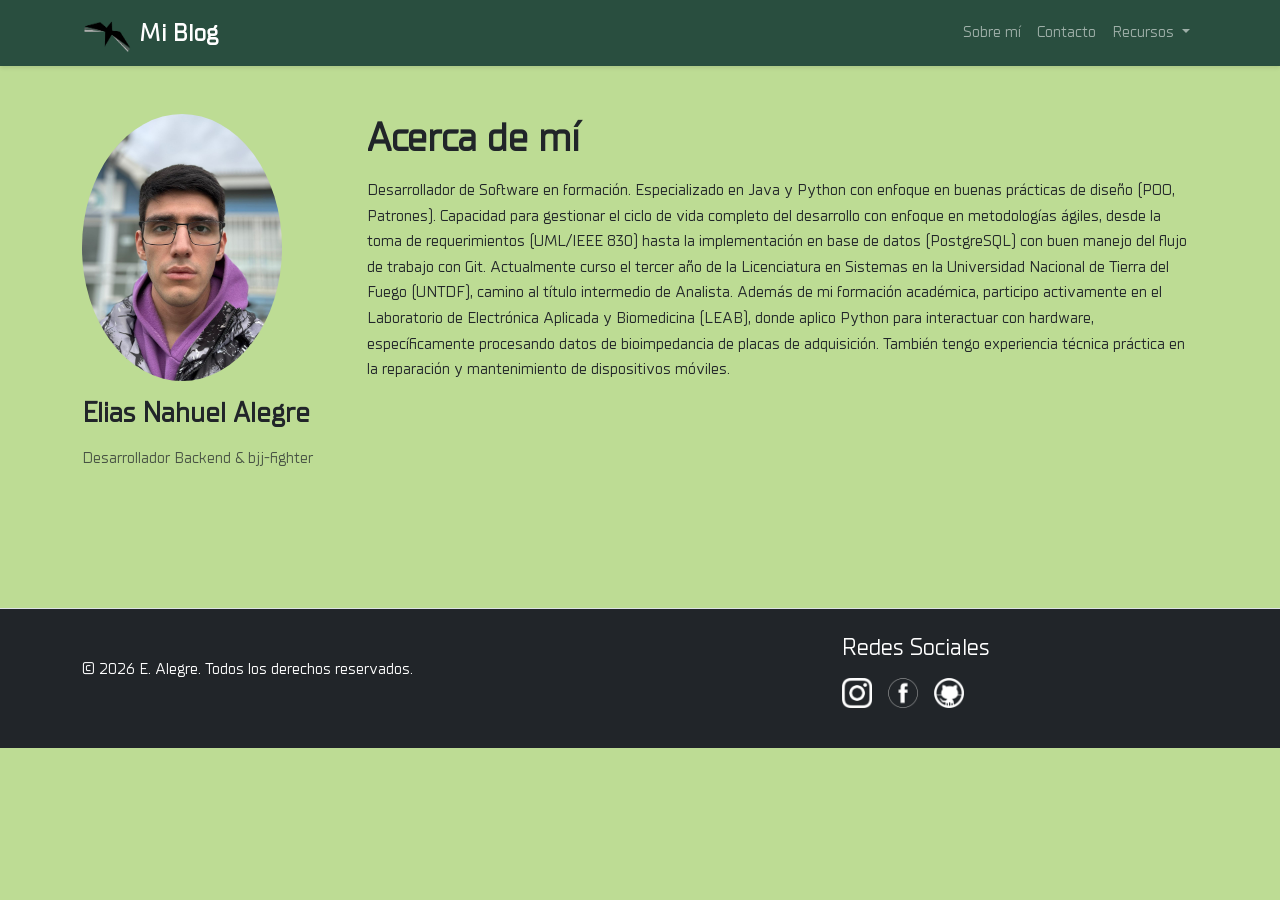
<file: about.html>
<!DOCTYPE html>
<html lang="es">
<head>
    <meta charset="UTF-8">
    <meta name="viewport" content="width=device-width, initial-scale=1.0">
    <title>Acerca de mí - Mi Blog</title>
    <link href="https://cdn.jsdelivr.net/npm/bootstrap@5.3.0/dist/css/bootstrap.min.css" rel="stylesheet">
    <link rel="stylesheet" href="assets/styles.css">
    <!-- Favicon estándar (HTML5) -->
    <link rel="icon" type="image/png" sizes="32x32" href="/assets/images/alvatroz-icon.png">
</head>
<body>
    <!-- Navbar -->
    <nav class="navbar navbar-expand-md navbar-dark sticky-top barra-nav">
        <div class="container">
            <a class="navbar-brand fw-bold d-flex align-items-center barra-nav-marca" href="index.html">
                <img src="assets/images/alvatroz-icon.png" alt="Logo de alvatoz untdf" width="50" height="40" class="me-2">
                Mi Blog
            </a>

            <button class="navbar-toggler" aria-label="Cambiar navegación" type="button" data-bs-toggle="collapse" data-bs-target="#navbarNav">
                <span class="navbar-toggler-icon"></span>
            </button>

            <div class="collapse navbar-collapse" id="navbarNav">
                <ul class="navbar-nav ms-auto">
                    <li class="nav-item">
                        <a class="nav-link" href="about.html">Sobre mí</a>
                    </li>
                    <li class="nav-item">
                        <a class="nav-link" href="contact.html">Contacto</a>
                    </li>

                    <li class="nav-item dropdown">
                        <a class="nav-link dropdown-toggle" href="#" data-bs-toggle="dropdown">
                            Recursos
                        </a>
                        <ul class="dropdown-menu">
                            <li><a class="dropdown-item" href="mailto:elias.n.alegre2601@gmail.com">Enviar Mail</a></li>
                            <li><hr class="dropdown-divider"></li>
                            <li><a class="dropdown-item" href="https://github.com/repos?q=owner%3A%40me">GitHub Proyectos</a></li>
                        </ul>
                    </li>
                </ul>
            </div>
        </div>
    </nav>

    <!-- Contenido -->
    <main class="py-5">
        <div class="container">
            <div class="row">
                <!-- Sidebar -->
                <aside class="col-md-3 mb-4 data-extra">
                    <img src="assets/images/foto-perfil.jpeg" class="img-fluid rounded-circle mb-3 data-extra-img" alt="Avatar">
                    <h3>Elias Nahuel Alegre</h3>
                    <p class="text-muted">Desarrollador Backend &amp; bjj-fighter</p>
                </aside>

                <!-- Contenido principal -->
                <article class="col-md-9">
                    <h1>Acerca de mí</h1>
                    <p>Desarrollador de Software en formación. 
                        Especializado en Java y Python con enfoque en buenas prácticas de diseño (POO, Patrones). 
                        Capacidad para gestionar el ciclo de vida completo del desarrollo con enfoque en metodologías ágiles, 
                        desde la toma de requerimientos (UML/IEEE 830) hasta la implementación en base de datos (PostgreSQL) 
                        con buen manejo del flujo de trabajo con Git.
                        Actualmente curso el tercer año de la Licenciatura en Sistemas en la Universidad Nacional de Tierra del Fuego (UNTDF), 
                        camino al título intermedio de Analista. Además de mi formación académica, 
                        participo activamente en el Laboratorio de Electrónica Aplicada y Biomedicina (LEAB), 
                        donde aplico Python para interactuar con hardware, específicamente procesando datos de bioimpedancia de placas de adquisición. 
                        También tengo experiencia técnica práctica en la reparación y mantenimiento de dispositivos móviles.</p>
                </article>
            </div>
        </div>
    </main>

    <!-- Footer -->
    <footer class="bg-dark text-white py-4 mt-5">
        <div class="container">
            <div class="row align-items-center">
                <div class="col-12 col-md-8">
                    <p>&copy; 2026 E. Alegre. Todos los derechos reservados.</p>
                </div>
                <div class="col-12 col-md-4">
                    <h4 class="mb-3">Redes Sociales</h4>
                    <ul class="list-unstyled d-flex gap-3">
                        <li>
                            <a rel="noopener noreferrer" href="https://www.instagram.com/alegrelias__26/" target="_blank">
                                <img src="assets/images/instagram-logo.png" alt="Instagram" width="30" class="img-fluid">
                            </a>
                        </li>
                        <li>
                            <a rel="noopener noreferrer" href="https://www.facebook.com/people/Elias-Nahuel-Alegre/pfbid0nuX611n5reYaH5HmhbvYDcewpAABdTg3oxbBu8KJ7ea4FGCfVXRMbCDWyB3dMTDGl/" target="_blank">
                                <img src="assets/images/Facebook-White-Logo.png" alt="Facebook" width="30" class="img-fluid">
                            </a>
                        </li>
                        <li>
                            <a rel="noopener noreferrer" href="https://github.com/alegrelias" target="_blank">
                                <img src="assets/images/white-github-icon.png" alt="GitHub" width="30" class="img-fluid">
                            </a>
                        </li>
                    </ul>
                </div>
            </div>
        </div>
    </footer>

    <script src="https://cdn.jsdelivr.net/npm/bootstrap@5.3.0/dist/js/bootstrap.bundle.min.js"></script>
</body>
</html>
</file>
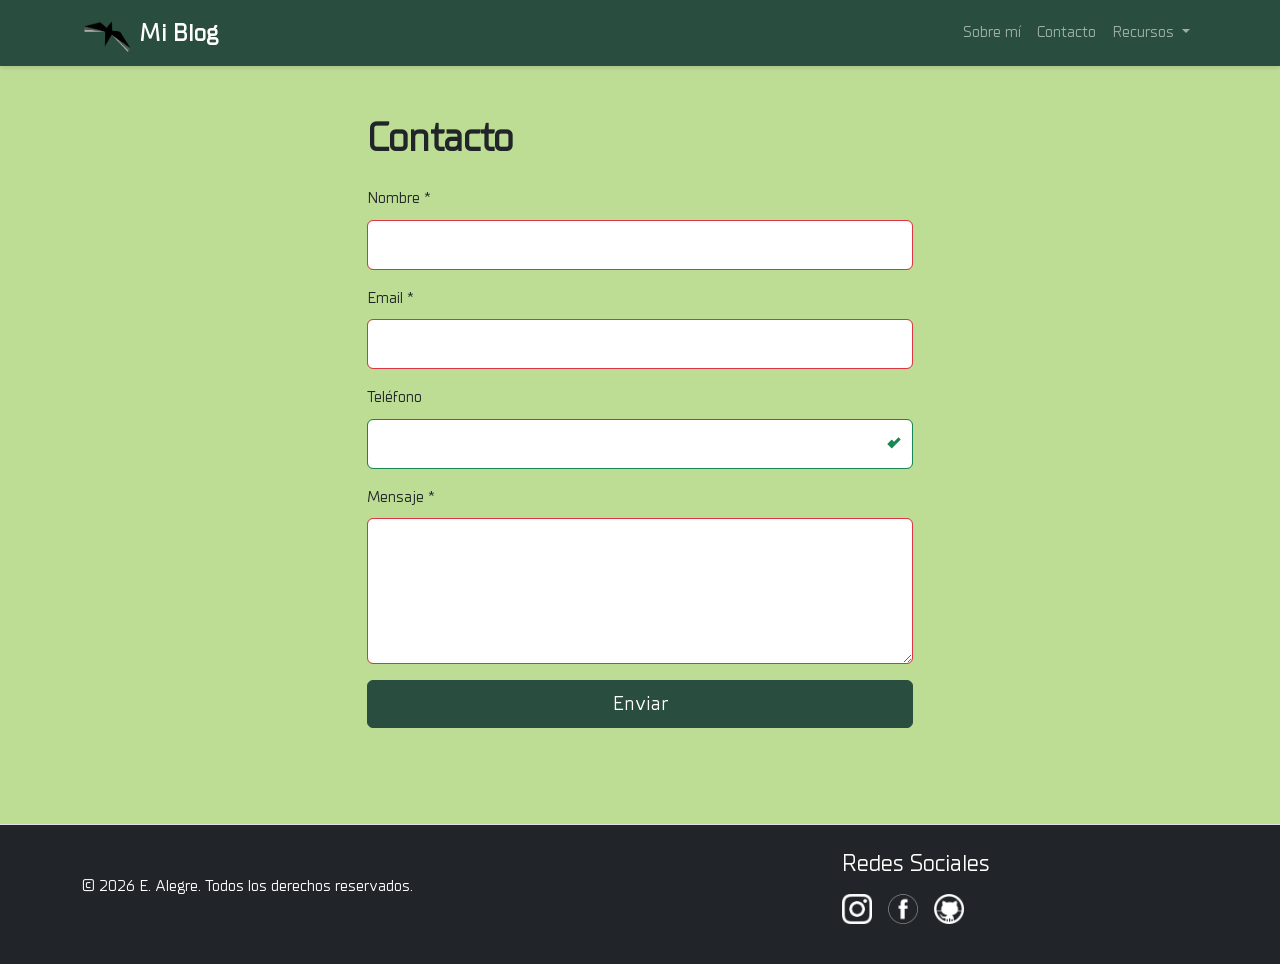
<file: contact.html>
<!DOCTYPE html>
<html lang="es">
<head>
    <meta charset="UTF-8">
    <meta name="viewport" content="width=device-width, initial-scale=1.0">
    <title>Contacto - Mi Blog</title>
    <link href="https://cdn.jsdelivr.net/npm/bootstrap@5.3.0/dist/css/bootstrap.min.css" rel="stylesheet">
    <link rel="stylesheet" href="assets/styles.css">
    <!-- Favicon estándar (HTML5) -->
    <link rel="icon" type="image/png" sizes="32x32" href="/assets/images/alvatroz-icon.png">
</head>
<body>
    <!-- Navbar -->
    <nav class="navbar navbar-expand-md navbar-dark sticky-top barra-nav">
        <div class="container">
            <a class="navbar-brand fw-bold d-flex align-items-center barra-nav-marca" href="index.html">
                <img src="assets/images/alvatroz-icon.png" alt="Logo de alvatoz untdf" width="50" height="40" class="me-2">
                Mi Blog
            </a>

            <button class="navbar-toggler" aria-label="Cambiar navegación" type="button" data-bs-toggle="collapse" data-bs-target="#navbarNav">
                <span class="navbar-toggler-icon"></span>
            </button>

            <div class="collapse navbar-collapse" id="navbarNav">
                <ul class="navbar-nav ms-auto">
                    <li class="nav-item">
                        <a class="nav-link" href="about.html">Sobre mí</a>
                    </li>
                    <li class="nav-item">
                        <a class="nav-link" href="contact.html">Contacto</a>
                    </li>

                    <li class="nav-item dropdown">
                        <a class="nav-link dropdown-toggle" href="#" data-bs-toggle="dropdown">
                            Recursos
                        </a>
                        <ul class="dropdown-menu">
                            <li><a class="dropdown-item" href="mailto:elias.n.alegre2601@gmail.com">Enviar Mail</a></li>
                            <li><hr class="dropdown-divider"></li>
                            <li><a class="dropdown-item" href="https://github.com/repos?q=owner%3A%40me">GitHub Proyectos</a></li>
                        </ul>
                    </li>
                </ul>
            </div>
        </div>
    </nav>

    <!-- Formulario de contacto -->
    <main class="py-5">
        <div class="container">
            <div class="row justify-content-center">
                <div class="col-md-6">
                    <h1 class="mb-4">Contacto</h1>

                    <form id="contactForm" class="main-form" novalidate>
                        <!-- Campo nombre -->
                        <div class="mb-3">
                            <label for="name" class="form-label">Nombre *</label>
                            <input type="text" class="form-control" id="name" name="name" required>
                            <div class="invalid-feedback">
                                Por favor ingresa tu nombre.
                            </div>
                        </div>

                        <!-- Campo email -->
                        <div class="mb-3">
                            <label for="email" class="form-label">Email *</label>
                            <input type="email" class="form-control" id="email" name="email" required>
                            <div class="invalid-feedback">
                                Por favor ingresa un email válido.
                            </div>
                        </div>

                        <!-- Campo teléfono -->
                        <div class="mb-3">
                            <label for="phone" class="form-label">Teléfono</label>
                            <input type="tel" class="form-control" id="phone" name="phone">
                        </div>

                        <!-- Campo mensaje -->
                        <div class="mb-3">
                            <label for="message" class="form-label">Mensaje *</label>
                            <textarea class="form-control" id="message" name="message" rows="5" required minlength="10"></textarea>
                            <div class="invalid-feedback">
                                El mensaje debe tener al menos 10 caracteres.
                            </div>
                        </div>

                        <!-- Botón submit -->
                        <button type="submit" class="btn btn-lg w-100 btn-verde">Enviar</button>
                    </form>
                </div>
            </div>
        </div>
    </main>

    <!-- Footer -->
    <footer class="bg-dark text-white py-4 mt-5">
        <div class="container">
            <div class="row align-items-center">
                <div class="col-12 col-md-8">
                    <p>&copy; 2026 E. Alegre. Todos los derechos reservados.</p>
                </div>
                <div class="col-12 col-md-4">
                    <h4 class="mb-3">Redes Sociales</h4>
                    <ul class="list-unstyled d-flex gap-3">
                        <li>
                            <a rel="noopener noreferrer" href="https://www.instagram.com/alegrelias__26/" target="_blank">
                                <img src="assets/images/instagram-logo.png" alt="Instagram" width="30" class="img-fluid">
                            </a>
                        </li>
                        <li>
                            <a rel="noopener noreferrer" href="https://www.facebook.com/people/Elias-Nahuel-Alegre/pfbid0nuX611n5reYaH5HmhbvYDcewpAABdTg3oxbBu8KJ7ea4FGCfVXRMbCDWyB3dMTDGl/" target="_blank">
                                <img src="assets/images/Facebook-White-Logo.png" alt="Facebook" width="30" class="img-fluid">
                            </a>
                        </li>
                        <li>
                            <a rel="noopener noreferrer" href="https://github.com/alegrelias" target="_blank">
                                <img src="assets/images/white-github-icon.png" alt="GitHub" width="30" class="img-fluid">
                            </a>
                        </li>
                    </ul>
                </div>
            </div>
        </div>
    </footer>

    <!-- Script: validación HTML5 + feedback visual -->
    <script>
        const form = document.getElementById('contactForm');
        form.addEventListener('submit', (e) => {
            if (!form.checkValidity()) {
                e.preventDefault();
                e.stopPropagation();
            }
            form.classList.add('was-validated');
        });
    </script>

    <script src="https://cdn.jsdelivr.net/npm/bootstrap@5.3.0/dist/js/bootstrap.bundle.min.js"></script>
</body>
</html>
</file>
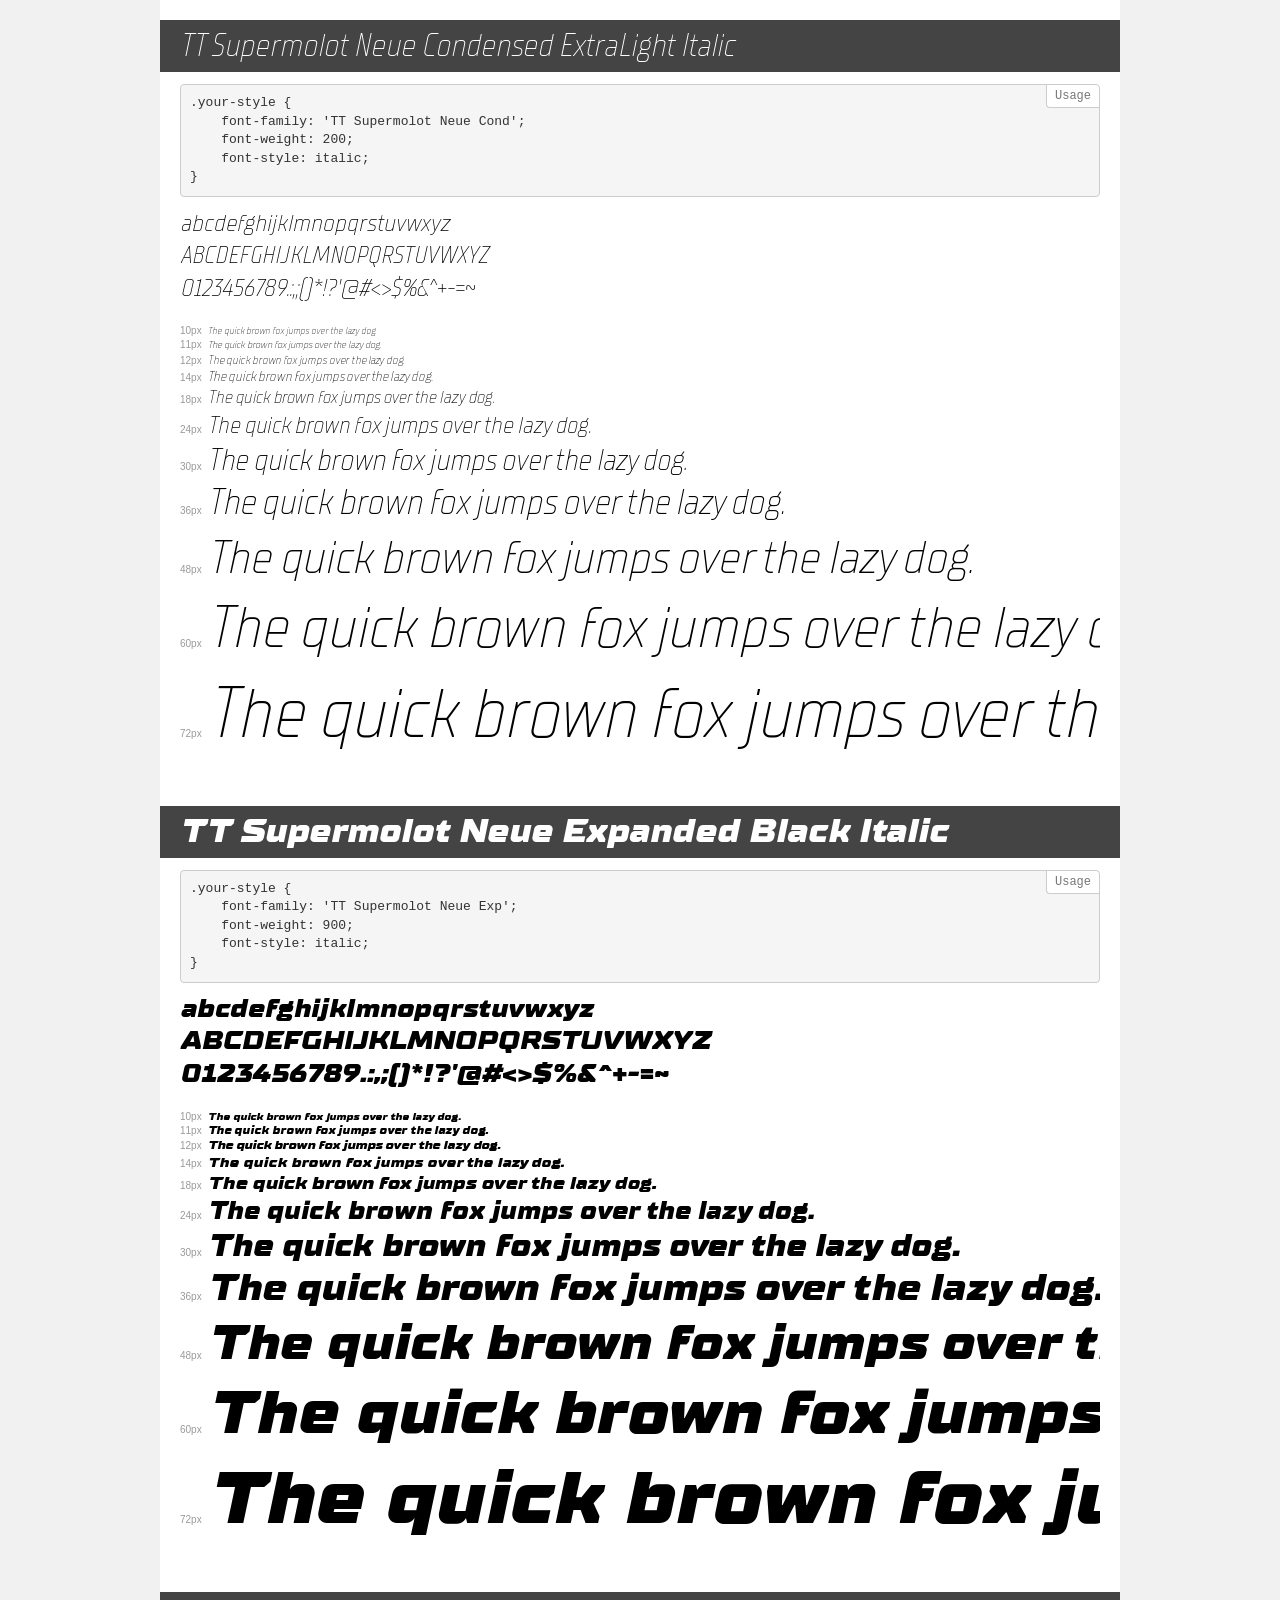
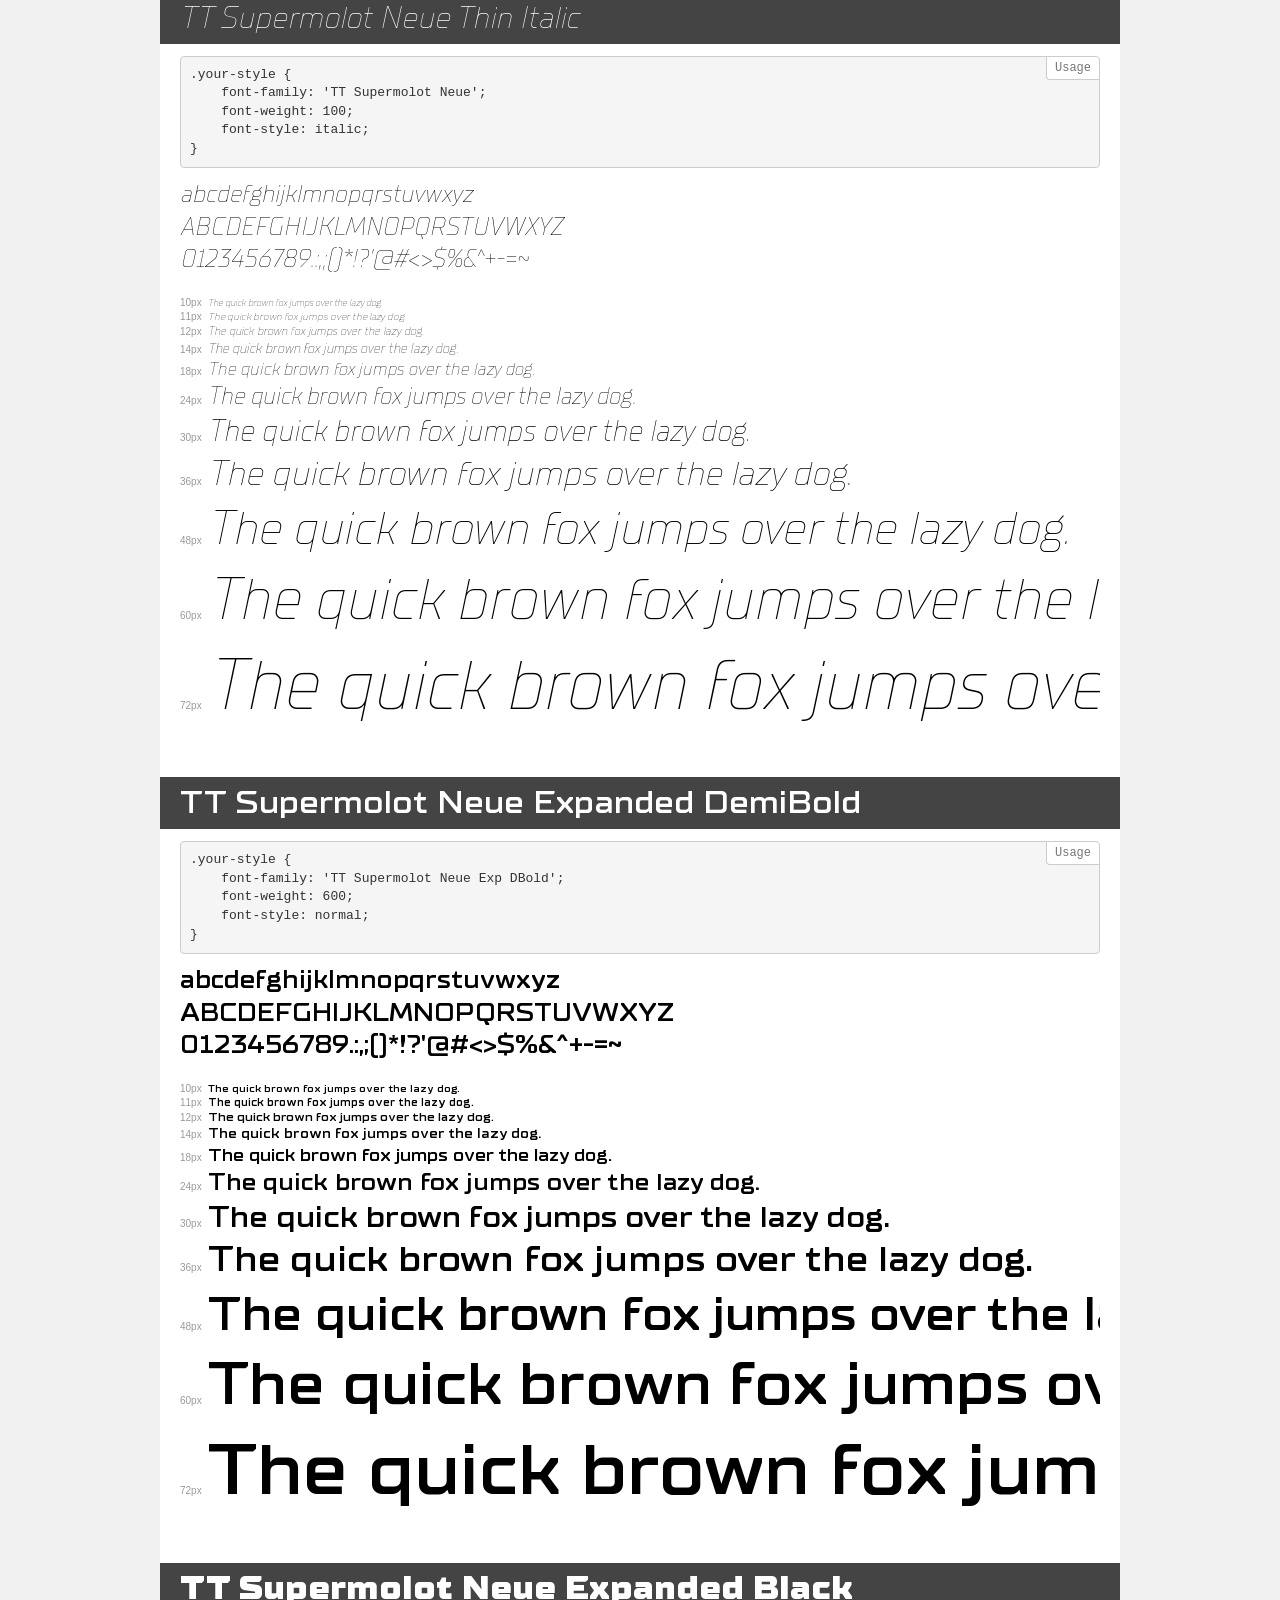
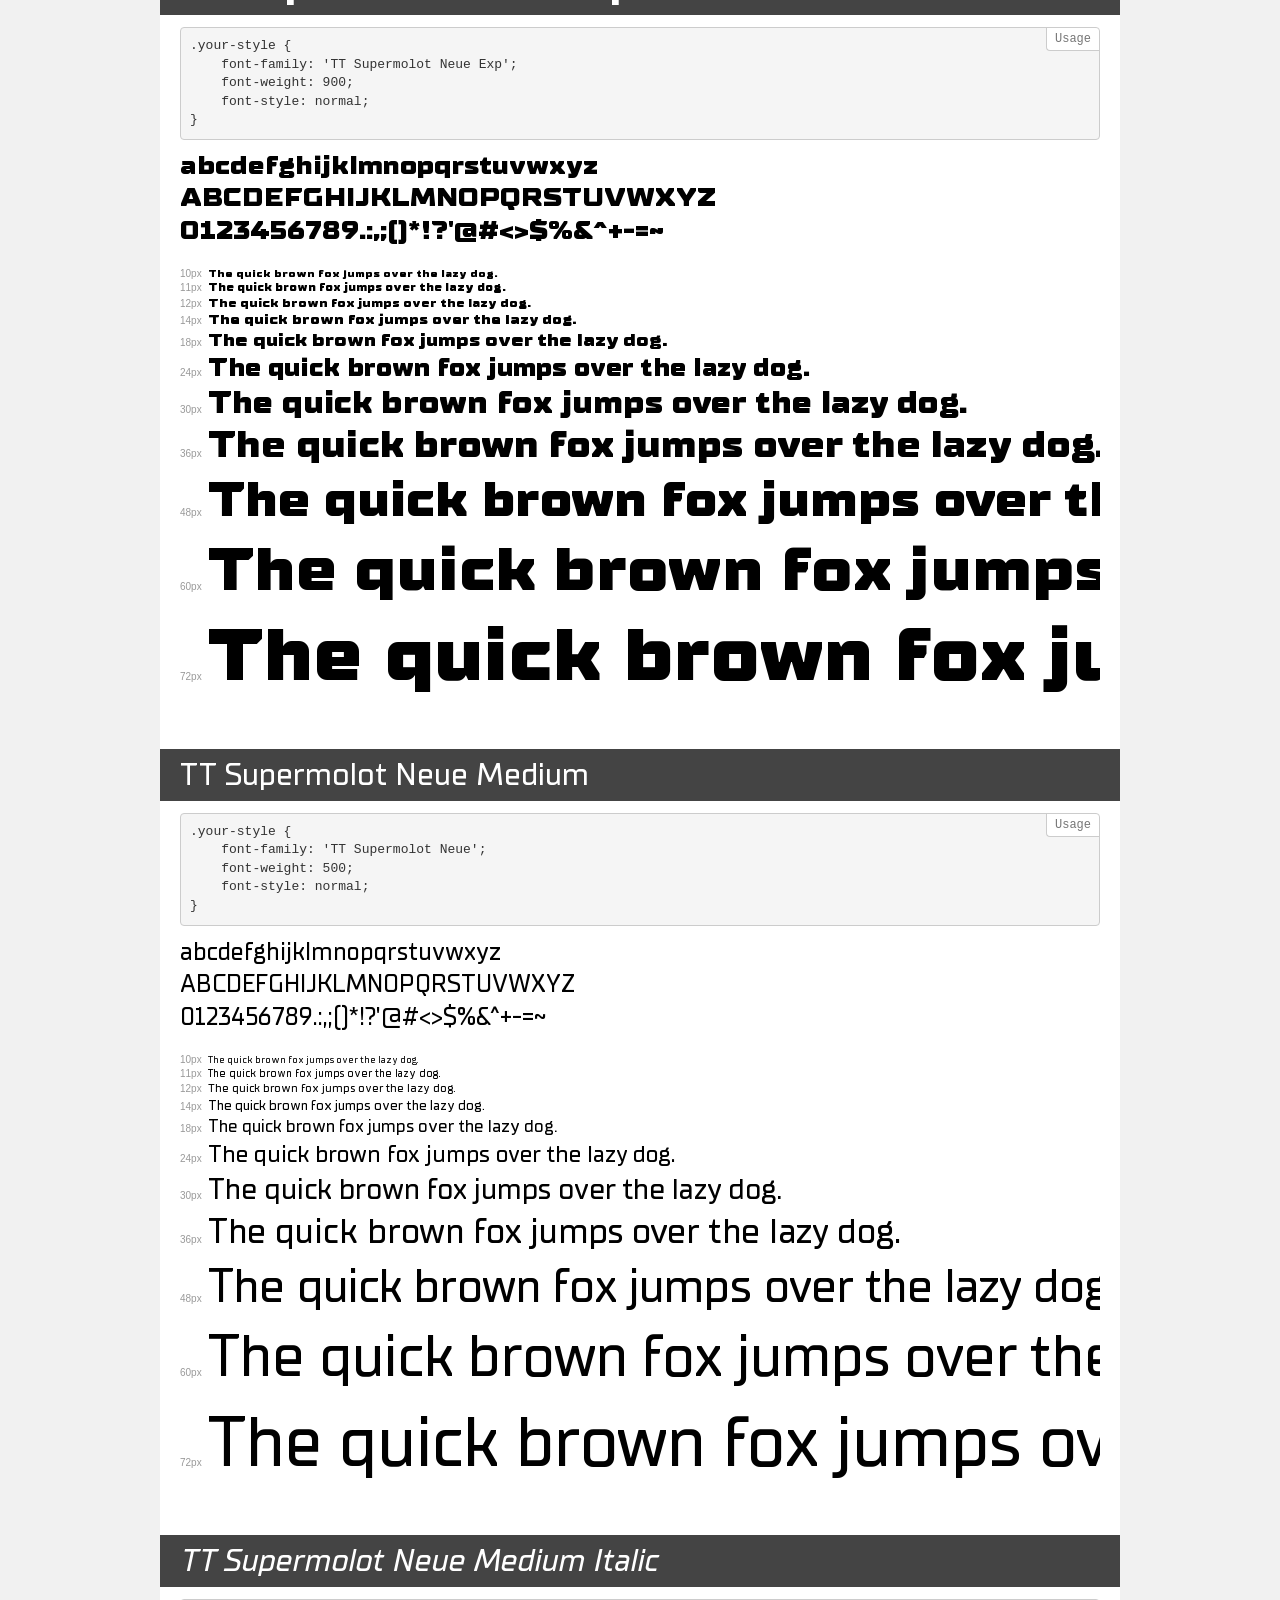
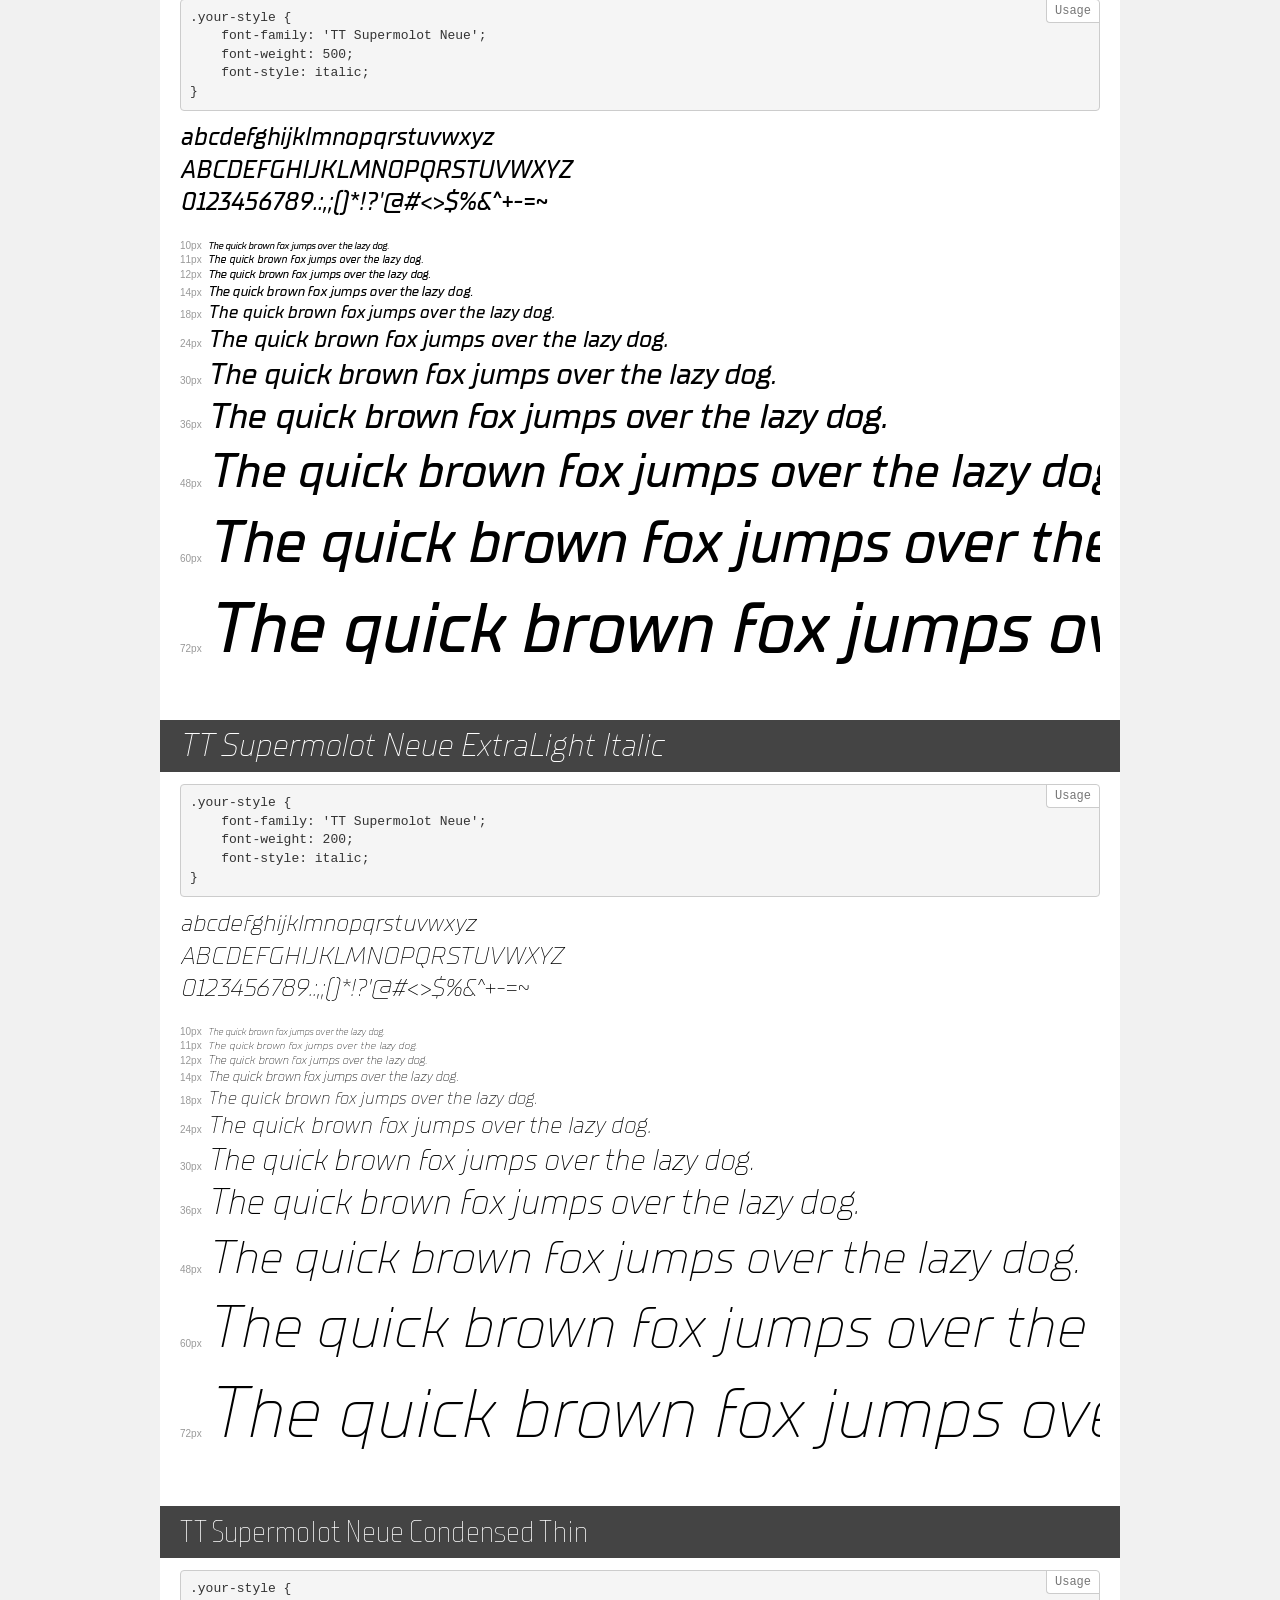
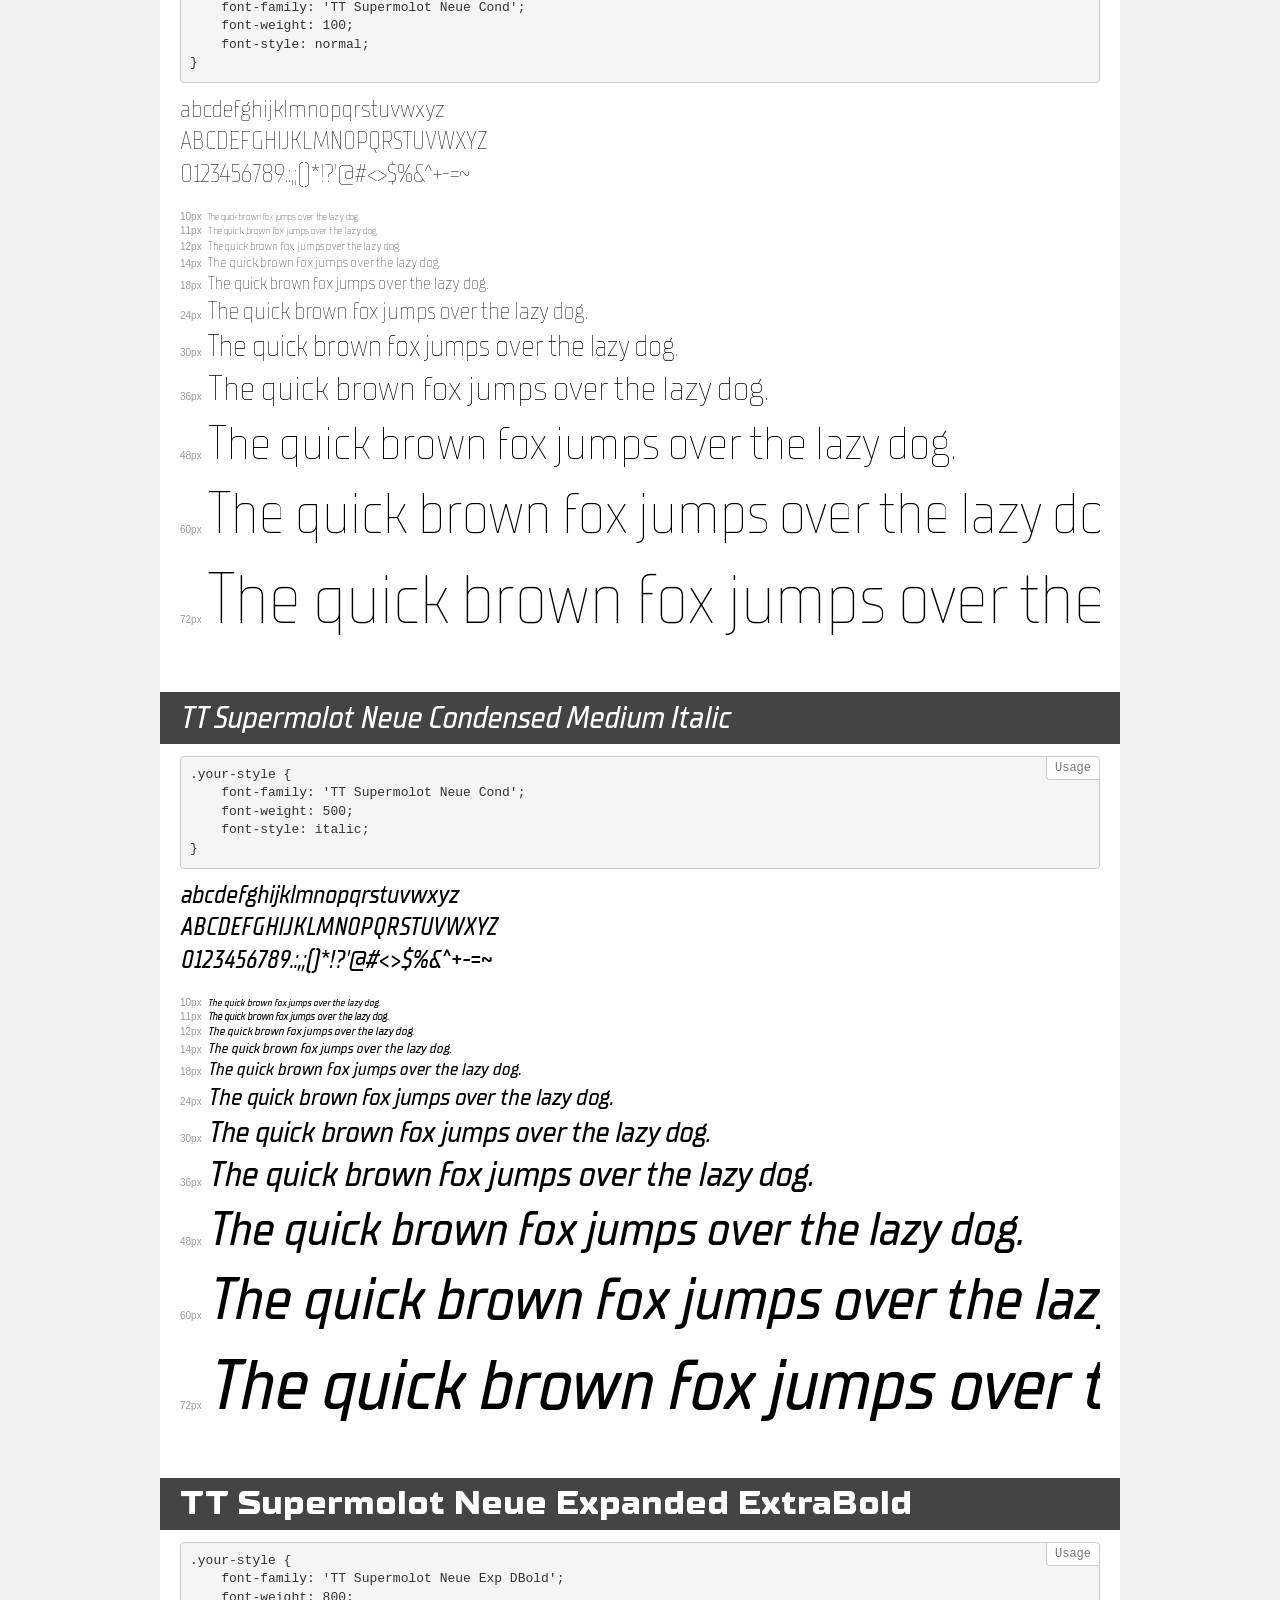
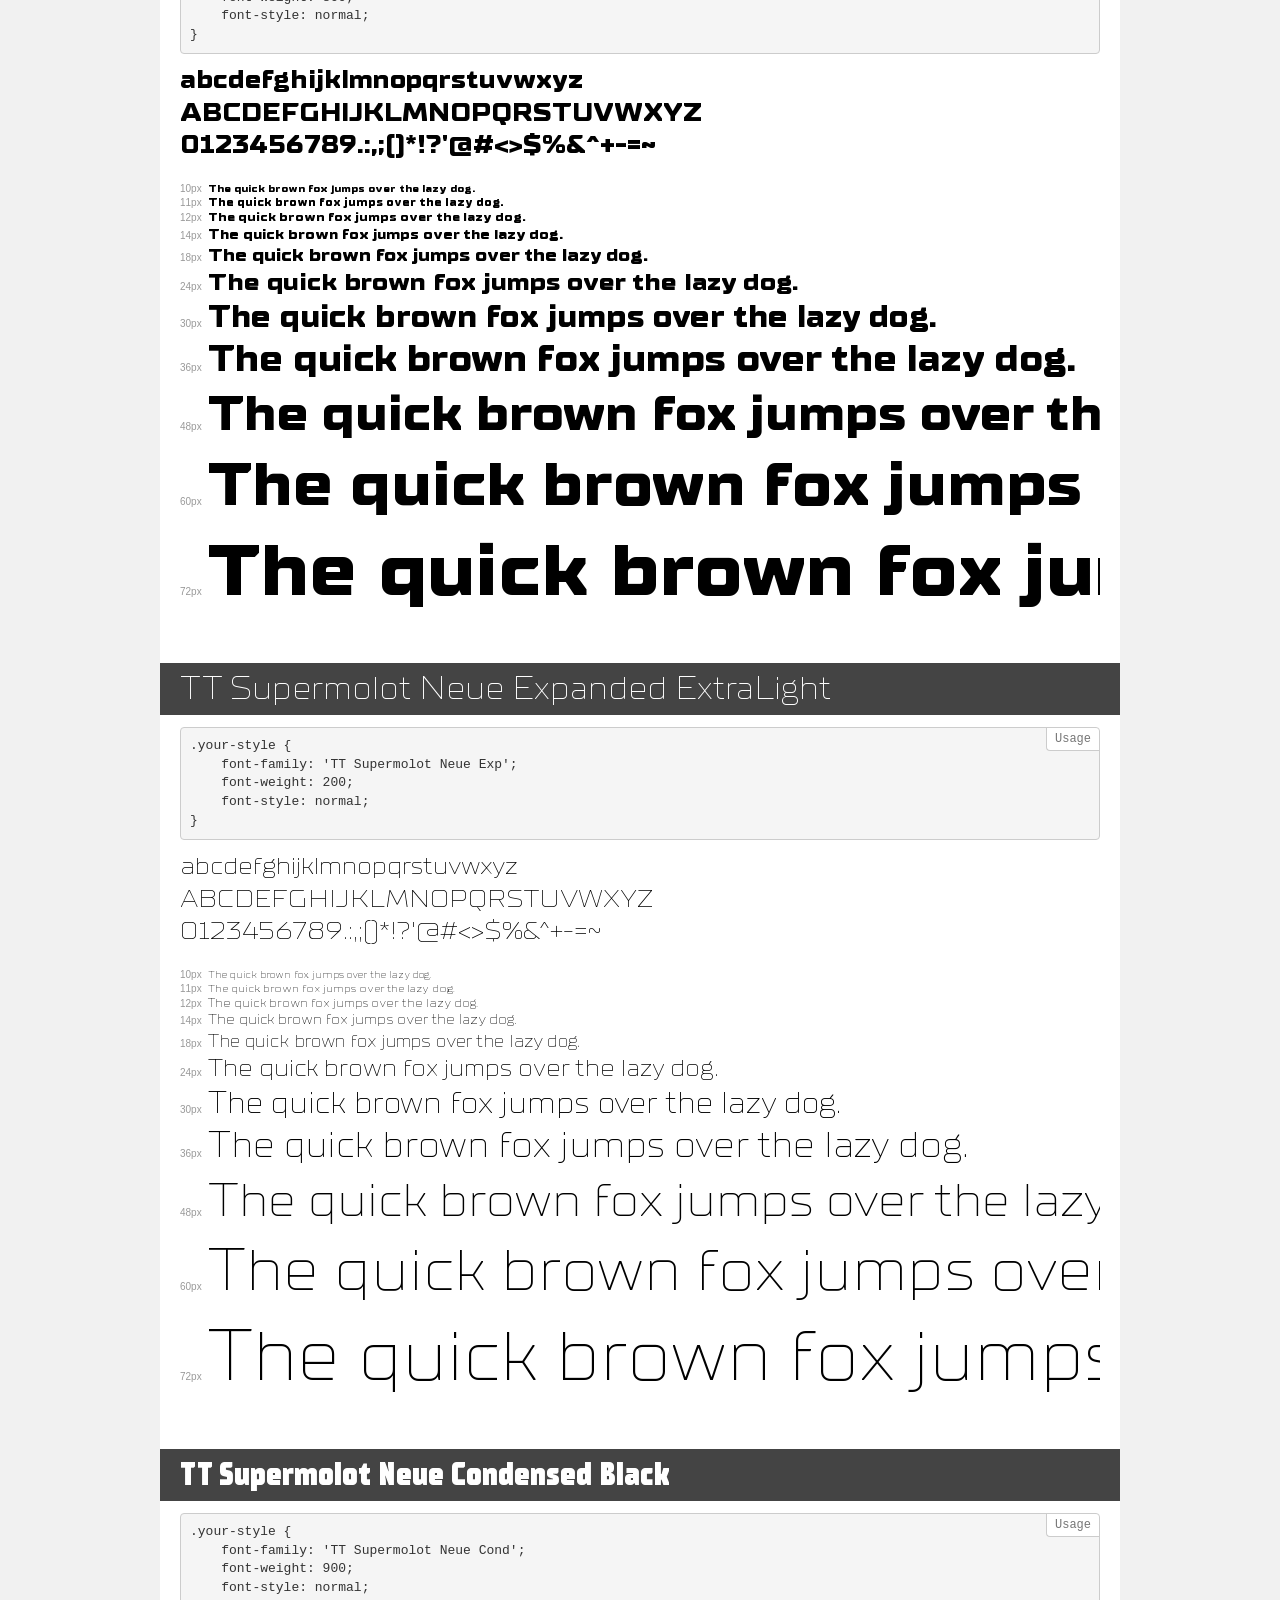
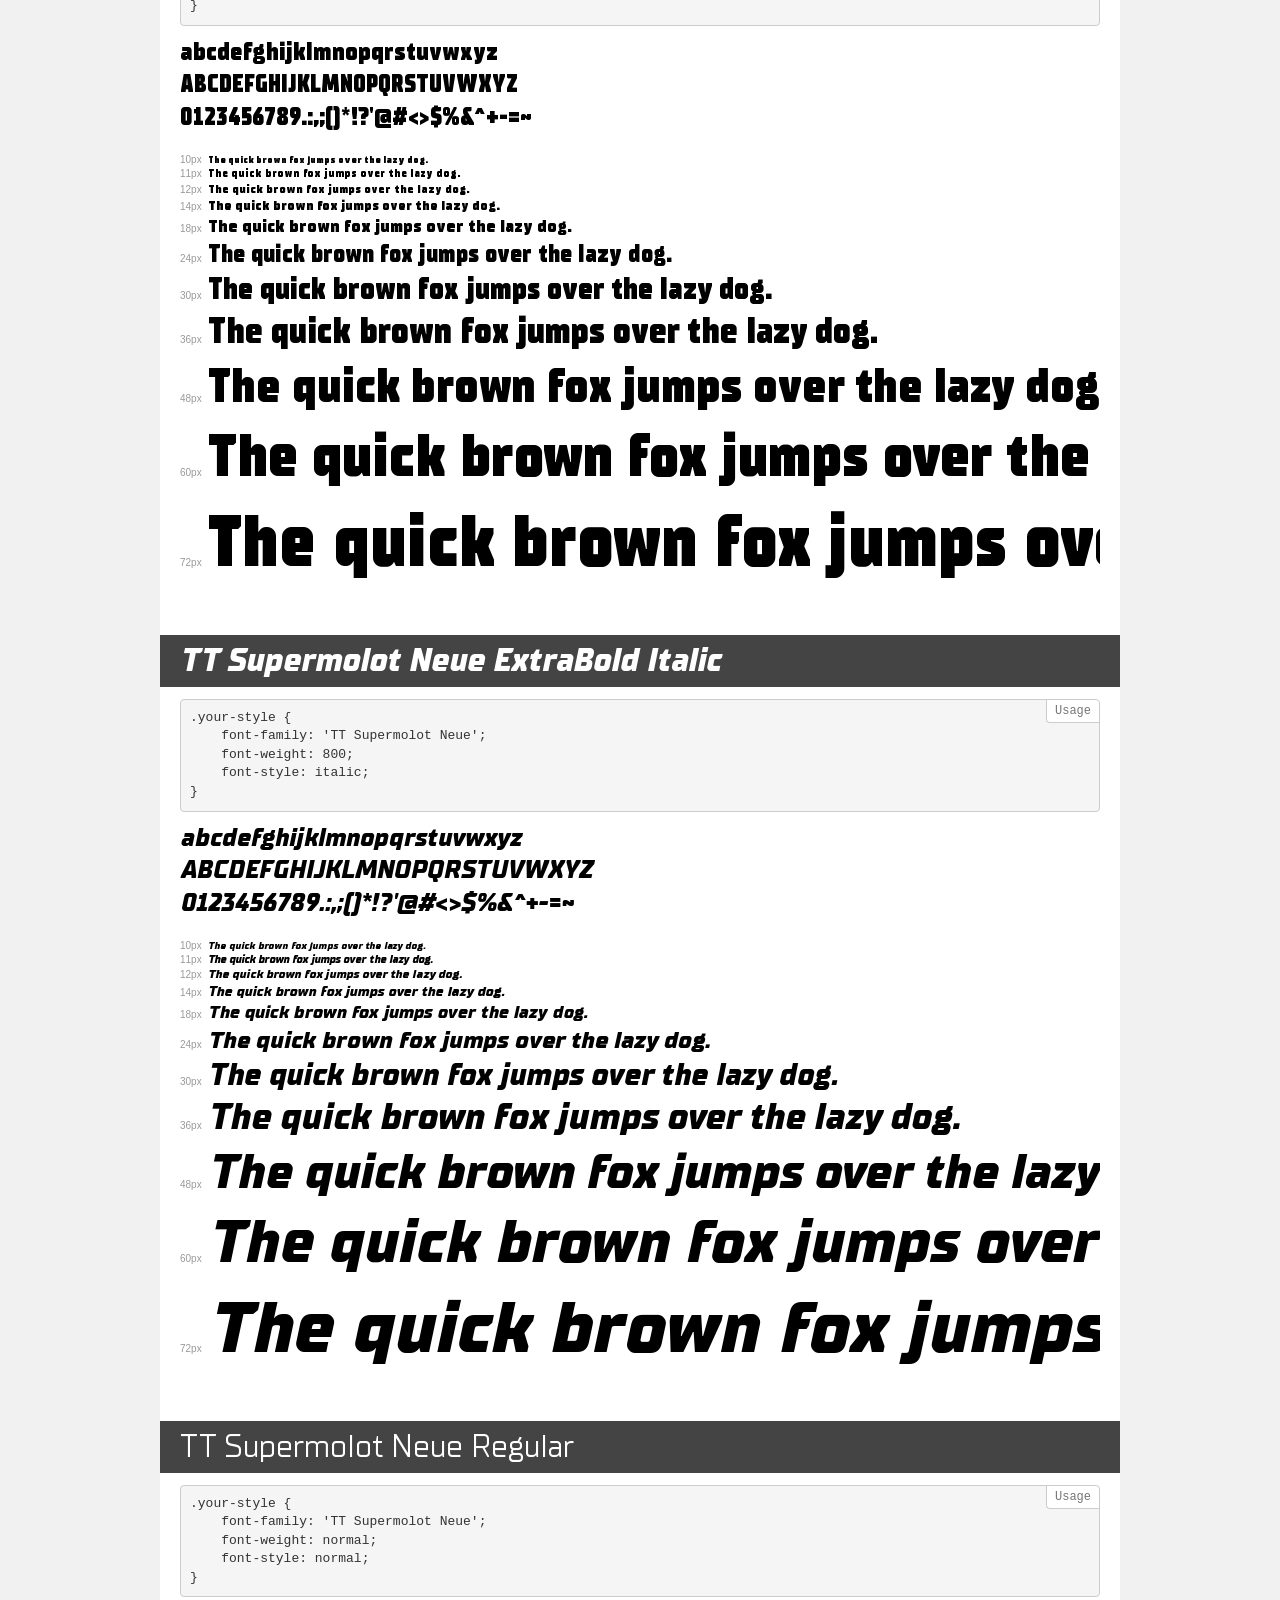
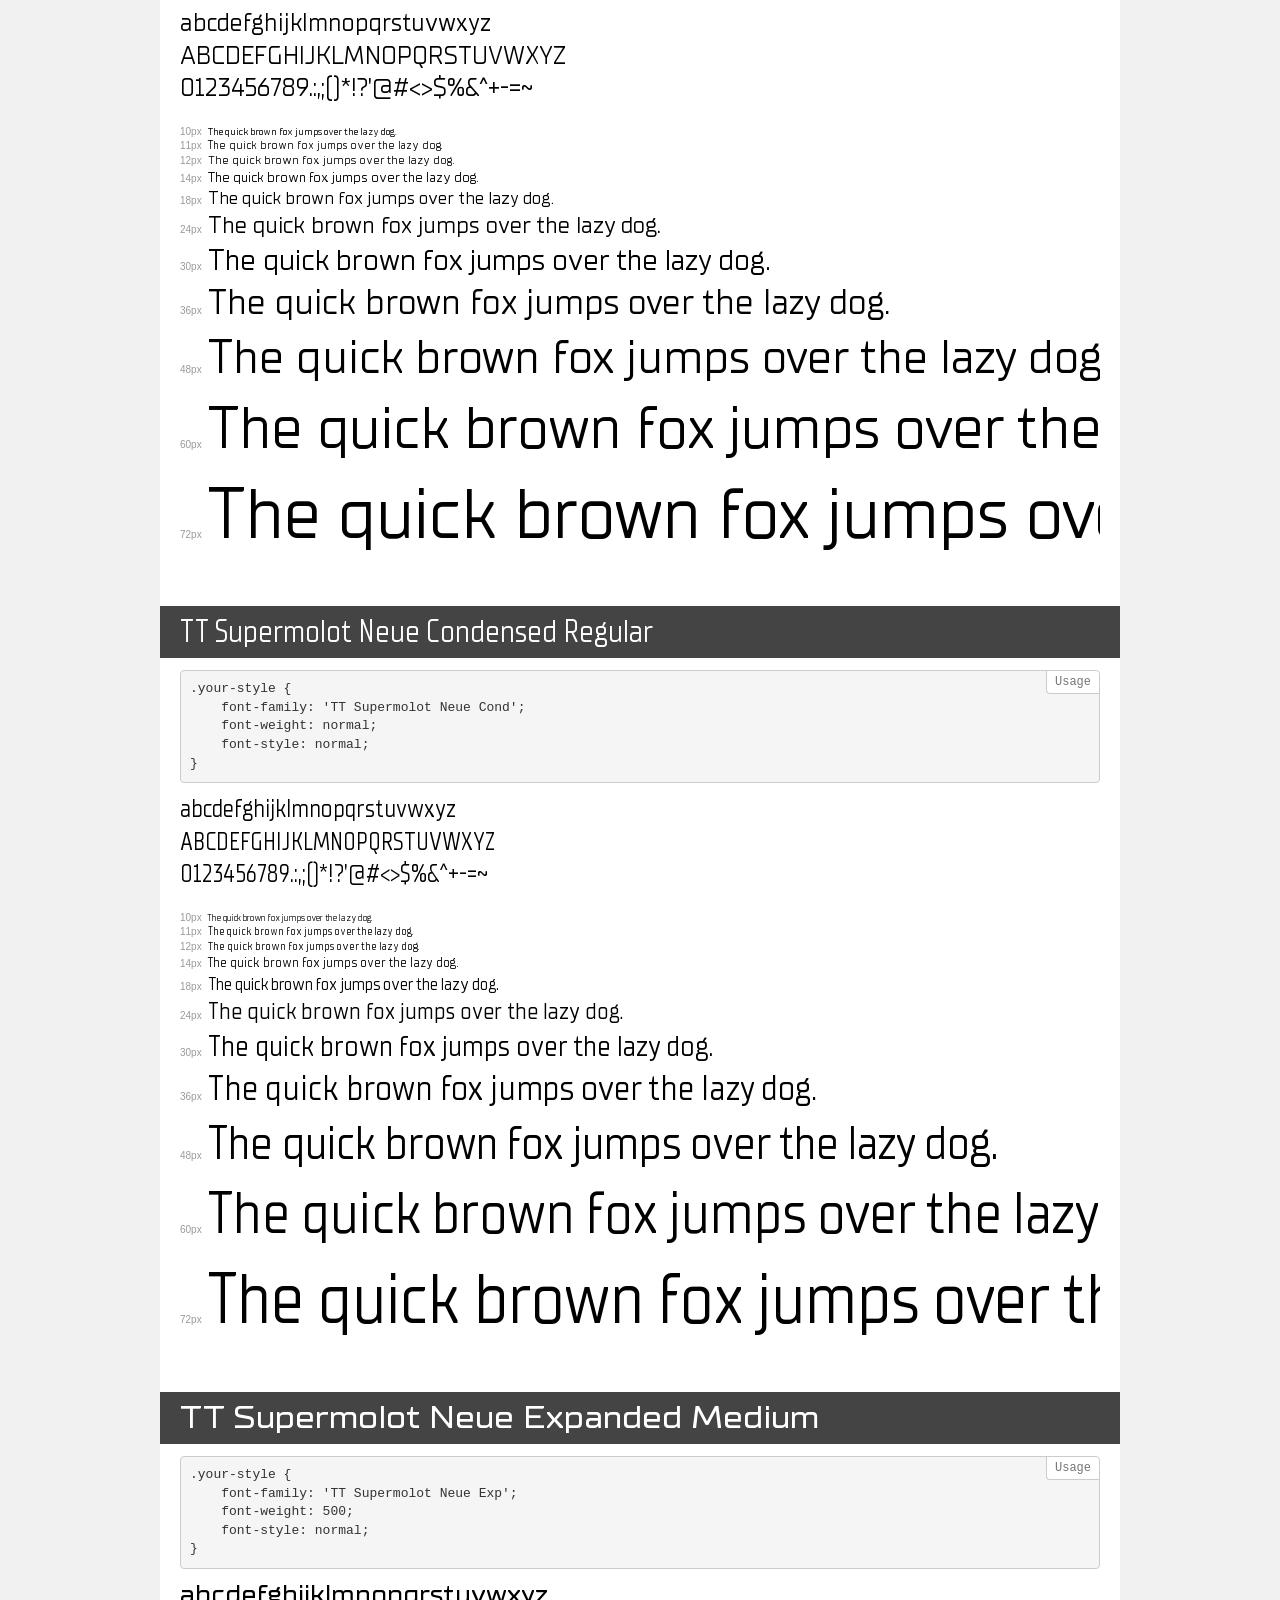
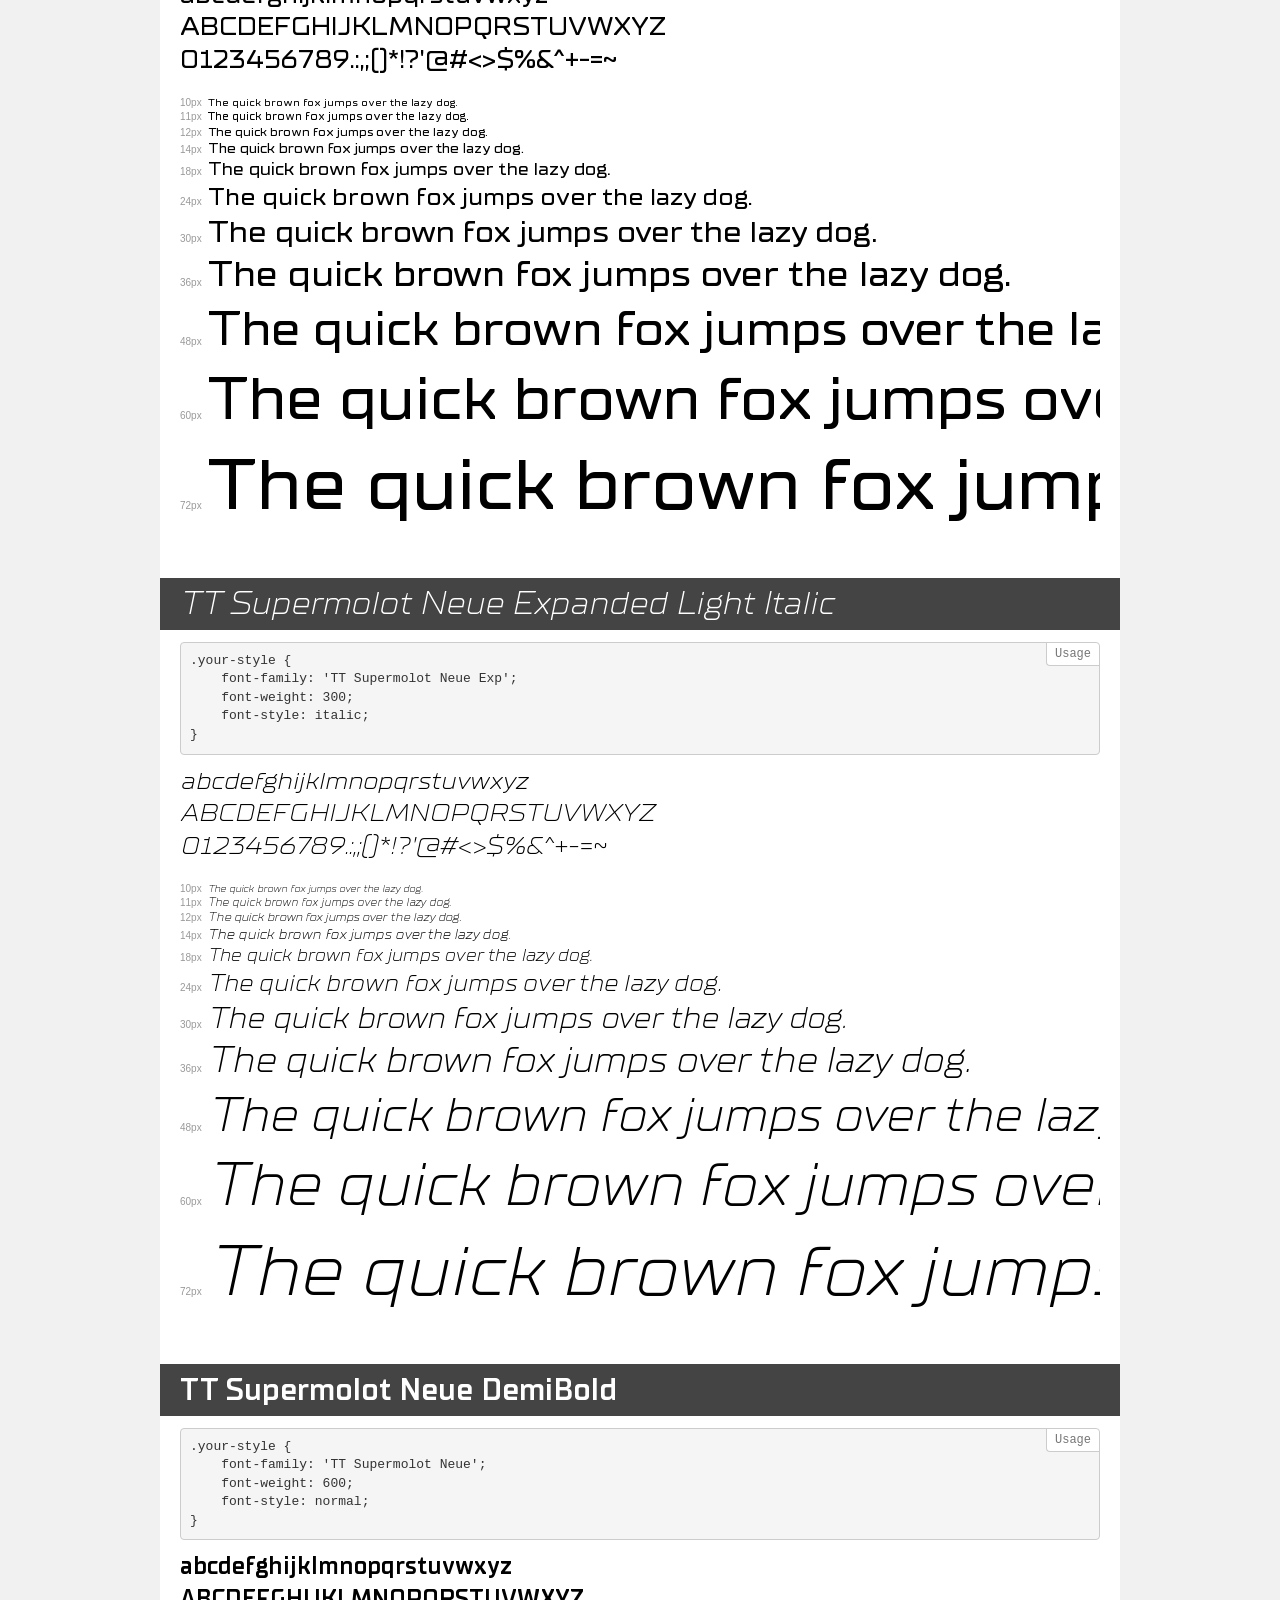
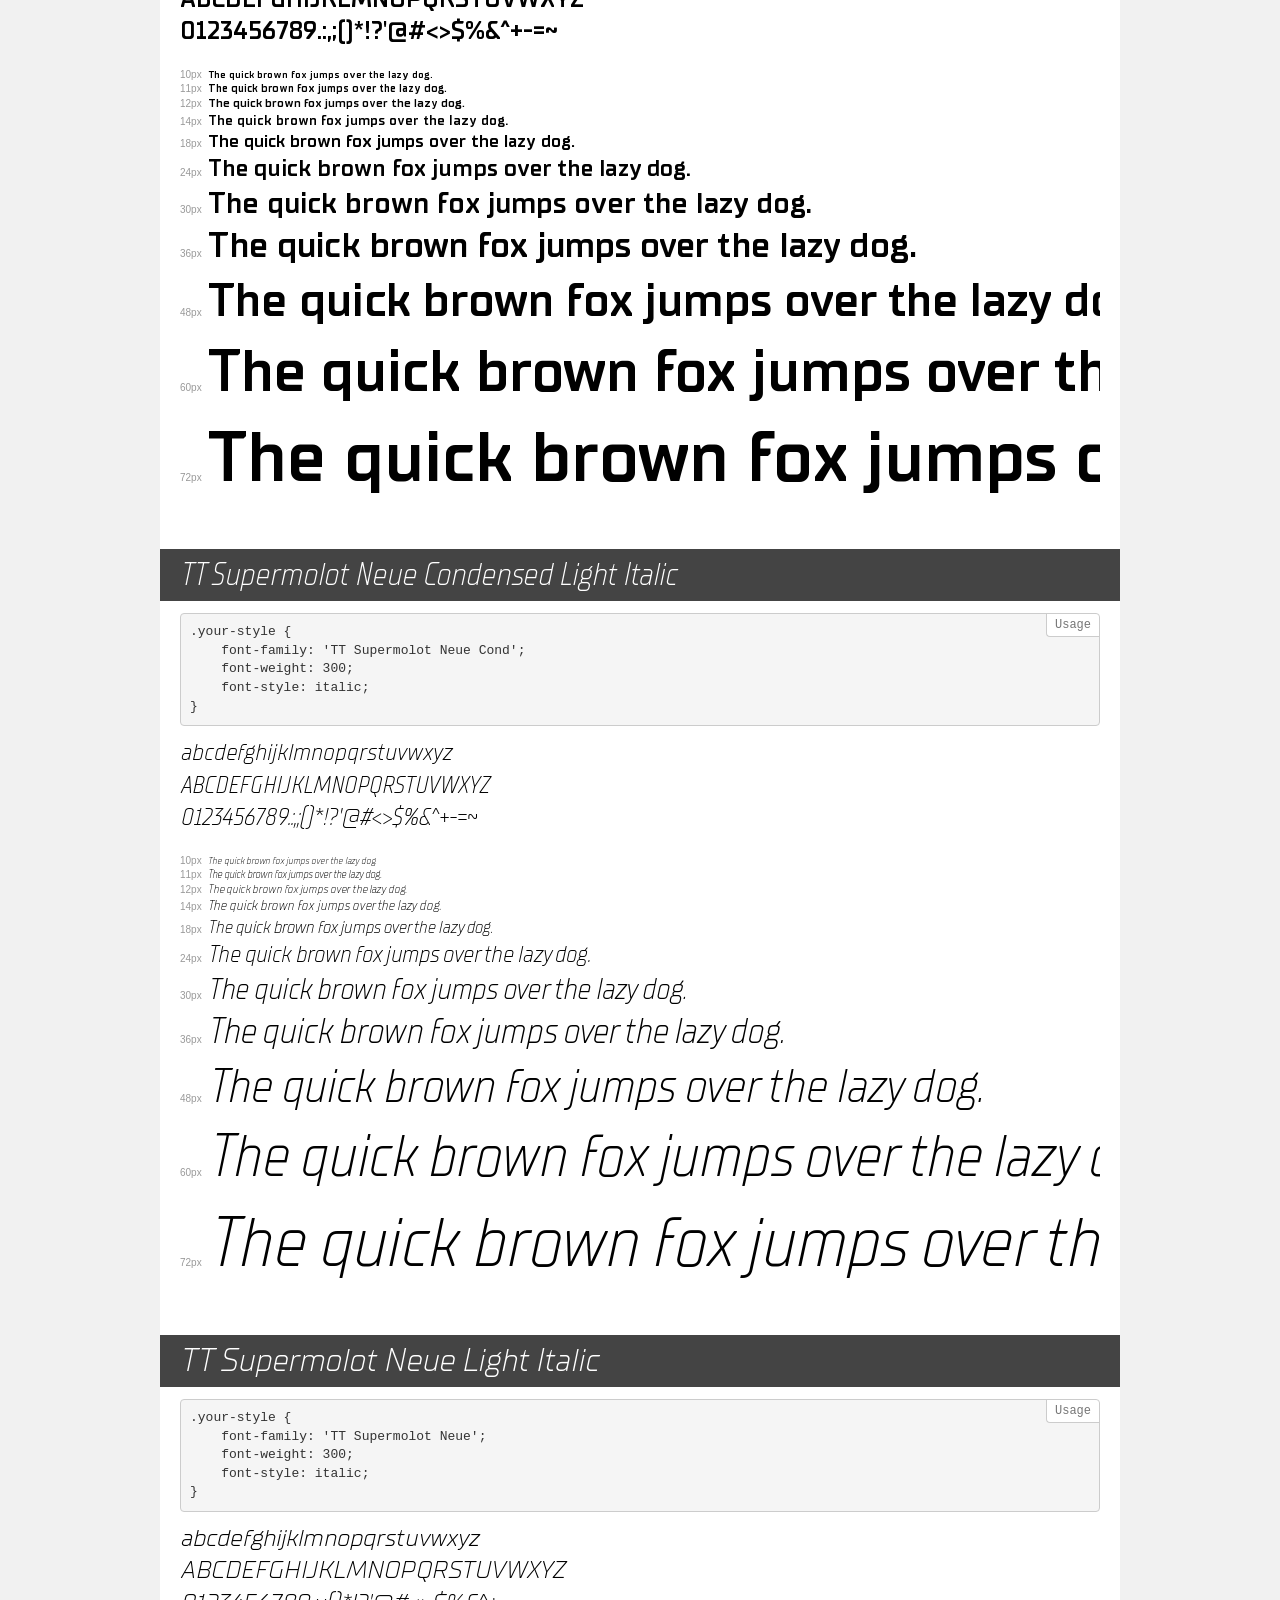
<file: assets/fonts/tt-supermolot-group/demo.html>
<!DOCTYPE html>
<html>
<head>
    <meta charset="utf-8">
    <meta http-equiv="X-UA-Compatible" content="IE=edge">
    <meta name="viewport" content="width=device-width, initial-scale=1">
    <meta name="robots" content="noindex, noarchive">
    <meta name="format-detection" content="telephone=no">
    <title>Transfonter demo</title>
    <link href="stylesheet.css" rel="stylesheet">
    <style>
        /*
        http://meyerweb.com/eric/tools/css/reset/
        v2.0 | 20110126
        License: none (public domain)
        */
        html, body, div, span, applet, object, iframe,
        h1, h2, h3, h4, h5, h6, p, blockquote, pre,
        a, abbr, acronym, address, big, cite, code,
        del, dfn, em, img, ins, kbd, q, s, samp,
        small, strike, strong, sub, sup, tt, var,
        b, u, i, center,
        dl, dt, dd, ol, ul, li,
        fieldset, form, label, legend,
        table, caption, tbody, tfoot, thead, tr, th, td,
        article, aside, canvas, details, embed,
        figure, figcaption, footer, header, hgroup,
        menu, nav, output, ruby, section, summary,
        time, mark, audio, video {
            margin: 0;
            padding: 0;
            border: 0;
            font-size: 100%;
            font: inherit;
            vertical-align: baseline;
        }
        /* HTML5 display-role reset for older browsers */
        article, aside, details, figcaption, figure,
        footer, header, hgroup, menu, nav, section {
            display: block;
        }
        body {
            line-height: 1;
        }
        ol, ul {
            list-style: none;
        }
        blockquote, q {
            quotes: none;
        }
        blockquote:before, blockquote:after,
        q:before, q:after {
            content: '';
            content: none;
        }
        table {
            border-collapse: collapse;
            border-spacing: 0;
        }
        /* common styles */
        body {
            background: #f1f1f1;
            color: #000;
        }
        .page {
            background: #fff;
            width: 920px;
            margin: 0 auto;
            padding: 20px 20px 0 20px;
            overflow: hidden;
        }
        .font-container {
            overflow-x: auto;
            overflow-y: hidden;
            margin-bottom: 40px;
            line-height: 1.3;
            white-space: nowrap;
            padding-bottom: 5px;
        }
        h1 {
            position: relative;
            background: #444;
            font-size: 32px;
            color: #fff;
            padding: 10px 20px;
            margin: 0 -20px 12px -20px;
        }
        .letters {
            font-size: 25px;
            margin-bottom: 20px;
        }
        .s10:before {
            content: '10px';
        }
        .s11:before {
            content: '11px';
        }
        .s12:before {
            content: '12px';
        }
        .s14:before {
            content: '14px';
        }
        .s18:before {
            content: '18px';
        }
        .s24:before {
            content: '24px';
        }
        .s30:before {
            content: '30px';
        }
        .s36:before {
            content: '36px';
        }
        .s48:before {
            content: '48px';
        }
        .s60:before {
            content: '60px';
        }
        .s72:before {
            content: '72px';
        }
        .s10:before, .s11:before, .s12:before, .s14:before,
        .s18:before, .s24:before, .s30:before, .s36:before,
        .s48:before, .s60:before, .s72:before {
            font-family: Arial, sans-serif;
            font-size: 10px;
            font-weight: normal;
            font-style: normal;
            color: #999;
            padding-right: 6px;
        }
        pre {
            display: block;
            position: relative;
            padding: 9px;
            margin: 0 0 10px;
            font-family: Monaco, Menlo, Consolas, "Courier New", monospace !important;
            font-size: 13px;
            line-height: 1.428571429;
            color: #333;
            font-weight: normal !important;
            font-style: normal !important;
            background-color: #f5f5f5;
            border: 1px solid #ccc;
            overflow-x: auto;
            border-radius: 4px;
        }
        pre:after {
            display: block;
            position: absolute;
            right: 0;
            top: 0;
            content: 'Usage';
            line-height: 1;
            padding: 5px 8px;
            font-size: 12px;
            color: #767676;
            background-color: #fff;
            border: 1px solid #ccc;
            border-right: none;
            border-top: none;
            border-radius: 0 4px 0 4px;
            z-index: 10;
        }
        /* responsive */
        @media (max-width: 959px) {
            .page {
                width: auto;
                margin: 0;
            }
        }
    </style>
</head>
<body>
<div class="page">
    <div class="demo" style="font-family: 'TT Supermolot Neue Cond'; font-weight: 200; font-style: italic;">
        <h1>TT Supermolot Neue Condensed ExtraLight Italic</h1>
        <pre>.your-style {
    font-family: 'TT Supermolot Neue Cond';
    font-weight: 200;
    font-style: italic;
}</pre>
        <div class="font-container">
            <p class="letters">
                abcdefghijklmnopqrstuvwxyz<br>
ABCDEFGHIJKLMNOPQRSTUVWXYZ<br>
                0123456789.:,;()*!?'@#<>$%&^+-=~
            </p>
            <p class="s10" style="font-size: 10px;">The quick brown fox jumps over the lazy dog.</p>
            <p class="s11" style="font-size: 11px;">The quick brown fox jumps over the lazy dog.</p>
            <p class="s12" style="font-size: 12px;">The quick brown fox jumps over the lazy dog.</p>
            <p class="s14" style="font-size: 14px;">The quick brown fox jumps over the lazy dog.</p>
            <p class="s18" style="font-size: 18px;">The quick brown fox jumps over the lazy dog.</p>
            <p class="s24" style="font-size: 24px;">The quick brown fox jumps over the lazy dog.</p>
            <p class="s30" style="font-size: 30px;">The quick brown fox jumps over the lazy dog.</p>
            <p class="s36" style="font-size: 36px;">The quick brown fox jumps over the lazy dog.</p>
            <p class="s48" style="font-size: 48px;">The quick brown fox jumps over the lazy dog.</p>
            <p class="s60" style="font-size: 60px;">The quick brown fox jumps over the lazy dog.</p>
            <p class="s72" style="font-size: 72px;">The quick brown fox jumps over the lazy dog.</p>
        </div>
    </div>
    <div class="demo" style="font-family: 'TT Supermolot Neue Exp'; font-weight: 900; font-style: italic;">
        <h1>TT Supermolot Neue Expanded Black Italic</h1>
        <pre>.your-style {
    font-family: 'TT Supermolot Neue Exp';
    font-weight: 900;
    font-style: italic;
}</pre>
        <div class="font-container">
            <p class="letters">
                abcdefghijklmnopqrstuvwxyz<br>
ABCDEFGHIJKLMNOPQRSTUVWXYZ<br>
                0123456789.:,;()*!?'@#<>$%&^+-=~
            </p>
            <p class="s10" style="font-size: 10px;">The quick brown fox jumps over the lazy dog.</p>
            <p class="s11" style="font-size: 11px;">The quick brown fox jumps over the lazy dog.</p>
            <p class="s12" style="font-size: 12px;">The quick brown fox jumps over the lazy dog.</p>
            <p class="s14" style="font-size: 14px;">The quick brown fox jumps over the lazy dog.</p>
            <p class="s18" style="font-size: 18px;">The quick brown fox jumps over the lazy dog.</p>
            <p class="s24" style="font-size: 24px;">The quick brown fox jumps over the lazy dog.</p>
            <p class="s30" style="font-size: 30px;">The quick brown fox jumps over the lazy dog.</p>
            <p class="s36" style="font-size: 36px;">The quick brown fox jumps over the lazy dog.</p>
            <p class="s48" style="font-size: 48px;">The quick brown fox jumps over the lazy dog.</p>
            <p class="s60" style="font-size: 60px;">The quick brown fox jumps over the lazy dog.</p>
            <p class="s72" style="font-size: 72px;">The quick brown fox jumps over the lazy dog.</p>
        </div>
    </div>
    <div class="demo" style="font-family: 'TT Supermolot Neue'; font-weight: 100; font-style: italic;">
        <h1>TT Supermolot Neue Thin Italic</h1>
        <pre>.your-style {
    font-family: 'TT Supermolot Neue';
    font-weight: 100;
    font-style: italic;
}</pre>
        <div class="font-container">
            <p class="letters">
                abcdefghijklmnopqrstuvwxyz<br>
ABCDEFGHIJKLMNOPQRSTUVWXYZ<br>
                0123456789.:,;()*!?'@#<>$%&^+-=~
            </p>
            <p class="s10" style="font-size: 10px;">The quick brown fox jumps over the lazy dog.</p>
            <p class="s11" style="font-size: 11px;">The quick brown fox jumps over the lazy dog.</p>
            <p class="s12" style="font-size: 12px;">The quick brown fox jumps over the lazy dog.</p>
            <p class="s14" style="font-size: 14px;">The quick brown fox jumps over the lazy dog.</p>
            <p class="s18" style="font-size: 18px;">The quick brown fox jumps over the lazy dog.</p>
            <p class="s24" style="font-size: 24px;">The quick brown fox jumps over the lazy dog.</p>
            <p class="s30" style="font-size: 30px;">The quick brown fox jumps over the lazy dog.</p>
            <p class="s36" style="font-size: 36px;">The quick brown fox jumps over the lazy dog.</p>
            <p class="s48" style="font-size: 48px;">The quick brown fox jumps over the lazy dog.</p>
            <p class="s60" style="font-size: 60px;">The quick brown fox jumps over the lazy dog.</p>
            <p class="s72" style="font-size: 72px;">The quick brown fox jumps over the lazy dog.</p>
        </div>
    </div>
    <div class="demo" style="font-family: 'TT Supermolot Neue Exp DBold'; font-weight: 600; font-style: normal;">
        <h1>TT Supermolot Neue Expanded DemiBold</h1>
        <pre>.your-style {
    font-family: 'TT Supermolot Neue Exp DBold';
    font-weight: 600;
    font-style: normal;
}</pre>
        <div class="font-container">
            <p class="letters">
                abcdefghijklmnopqrstuvwxyz<br>
ABCDEFGHIJKLMNOPQRSTUVWXYZ<br>
                0123456789.:,;()*!?'@#<>$%&^+-=~
            </p>
            <p class="s10" style="font-size: 10px;">The quick brown fox jumps over the lazy dog.</p>
            <p class="s11" style="font-size: 11px;">The quick brown fox jumps over the lazy dog.</p>
            <p class="s12" style="font-size: 12px;">The quick brown fox jumps over the lazy dog.</p>
            <p class="s14" style="font-size: 14px;">The quick brown fox jumps over the lazy dog.</p>
            <p class="s18" style="font-size: 18px;">The quick brown fox jumps over the lazy dog.</p>
            <p class="s24" style="font-size: 24px;">The quick brown fox jumps over the lazy dog.</p>
            <p class="s30" style="font-size: 30px;">The quick brown fox jumps over the lazy dog.</p>
            <p class="s36" style="font-size: 36px;">The quick brown fox jumps over the lazy dog.</p>
            <p class="s48" style="font-size: 48px;">The quick brown fox jumps over the lazy dog.</p>
            <p class="s60" style="font-size: 60px;">The quick brown fox jumps over the lazy dog.</p>
            <p class="s72" style="font-size: 72px;">The quick brown fox jumps over the lazy dog.</p>
        </div>
    </div>
    <div class="demo" style="font-family: 'TT Supermolot Neue Exp'; font-weight: 900; font-style: normal;">
        <h1>TT Supermolot Neue Expanded Black</h1>
        <pre>.your-style {
    font-family: 'TT Supermolot Neue Exp';
    font-weight: 900;
    font-style: normal;
}</pre>
        <div class="font-container">
            <p class="letters">
                abcdefghijklmnopqrstuvwxyz<br>
ABCDEFGHIJKLMNOPQRSTUVWXYZ<br>
                0123456789.:,;()*!?'@#<>$%&^+-=~
            </p>
            <p class="s10" style="font-size: 10px;">The quick brown fox jumps over the lazy dog.</p>
            <p class="s11" style="font-size: 11px;">The quick brown fox jumps over the lazy dog.</p>
            <p class="s12" style="font-size: 12px;">The quick brown fox jumps over the lazy dog.</p>
            <p class="s14" style="font-size: 14px;">The quick brown fox jumps over the lazy dog.</p>
            <p class="s18" style="font-size: 18px;">The quick brown fox jumps over the lazy dog.</p>
            <p class="s24" style="font-size: 24px;">The quick brown fox jumps over the lazy dog.</p>
            <p class="s30" style="font-size: 30px;">The quick brown fox jumps over the lazy dog.</p>
            <p class="s36" style="font-size: 36px;">The quick brown fox jumps over the lazy dog.</p>
            <p class="s48" style="font-size: 48px;">The quick brown fox jumps over the lazy dog.</p>
            <p class="s60" style="font-size: 60px;">The quick brown fox jumps over the lazy dog.</p>
            <p class="s72" style="font-size: 72px;">The quick brown fox jumps over the lazy dog.</p>
        </div>
    </div>
    <div class="demo" style="font-family: 'TT Supermolot Neue'; font-weight: 500; font-style: normal;">
        <h1>TT Supermolot Neue Medium</h1>
        <pre>.your-style {
    font-family: 'TT Supermolot Neue';
    font-weight: 500;
    font-style: normal;
}</pre>
        <div class="font-container">
            <p class="letters">
                abcdefghijklmnopqrstuvwxyz<br>
ABCDEFGHIJKLMNOPQRSTUVWXYZ<br>
                0123456789.:,;()*!?'@#<>$%&^+-=~
            </p>
            <p class="s10" style="font-size: 10px;">The quick brown fox jumps over the lazy dog.</p>
            <p class="s11" style="font-size: 11px;">The quick brown fox jumps over the lazy dog.</p>
            <p class="s12" style="font-size: 12px;">The quick brown fox jumps over the lazy dog.</p>
            <p class="s14" style="font-size: 14px;">The quick brown fox jumps over the lazy dog.</p>
            <p class="s18" style="font-size: 18px;">The quick brown fox jumps over the lazy dog.</p>
            <p class="s24" style="font-size: 24px;">The quick brown fox jumps over the lazy dog.</p>
            <p class="s30" style="font-size: 30px;">The quick brown fox jumps over the lazy dog.</p>
            <p class="s36" style="font-size: 36px;">The quick brown fox jumps over the lazy dog.</p>
            <p class="s48" style="font-size: 48px;">The quick brown fox jumps over the lazy dog.</p>
            <p class="s60" style="font-size: 60px;">The quick brown fox jumps over the lazy dog.</p>
            <p class="s72" style="font-size: 72px;">The quick brown fox jumps over the lazy dog.</p>
        </div>
    </div>
    <div class="demo" style="font-family: 'TT Supermolot Neue'; font-weight: 500; font-style: italic;">
        <h1>TT Supermolot Neue Medium Italic</h1>
        <pre>.your-style {
    font-family: 'TT Supermolot Neue';
    font-weight: 500;
    font-style: italic;
}</pre>
        <div class="font-container">
            <p class="letters">
                abcdefghijklmnopqrstuvwxyz<br>
ABCDEFGHIJKLMNOPQRSTUVWXYZ<br>
                0123456789.:,;()*!?'@#<>$%&^+-=~
            </p>
            <p class="s10" style="font-size: 10px;">The quick brown fox jumps over the lazy dog.</p>
            <p class="s11" style="font-size: 11px;">The quick brown fox jumps over the lazy dog.</p>
            <p class="s12" style="font-size: 12px;">The quick brown fox jumps over the lazy dog.</p>
            <p class="s14" style="font-size: 14px;">The quick brown fox jumps over the lazy dog.</p>
            <p class="s18" style="font-size: 18px;">The quick brown fox jumps over the lazy dog.</p>
            <p class="s24" style="font-size: 24px;">The quick brown fox jumps over the lazy dog.</p>
            <p class="s30" style="font-size: 30px;">The quick brown fox jumps over the lazy dog.</p>
            <p class="s36" style="font-size: 36px;">The quick brown fox jumps over the lazy dog.</p>
            <p class="s48" style="font-size: 48px;">The quick brown fox jumps over the lazy dog.</p>
            <p class="s60" style="font-size: 60px;">The quick brown fox jumps over the lazy dog.</p>
            <p class="s72" style="font-size: 72px;">The quick brown fox jumps over the lazy dog.</p>
        </div>
    </div>
    <div class="demo" style="font-family: 'TT Supermolot Neue'; font-weight: 200; font-style: italic;">
        <h1>TT Supermolot Neue ExtraLight Italic</h1>
        <pre>.your-style {
    font-family: 'TT Supermolot Neue';
    font-weight: 200;
    font-style: italic;
}</pre>
        <div class="font-container">
            <p class="letters">
                abcdefghijklmnopqrstuvwxyz<br>
ABCDEFGHIJKLMNOPQRSTUVWXYZ<br>
                0123456789.:,;()*!?'@#<>$%&^+-=~
            </p>
            <p class="s10" style="font-size: 10px;">The quick brown fox jumps over the lazy dog.</p>
            <p class="s11" style="font-size: 11px;">The quick brown fox jumps over the lazy dog.</p>
            <p class="s12" style="font-size: 12px;">The quick brown fox jumps over the lazy dog.</p>
            <p class="s14" style="font-size: 14px;">The quick brown fox jumps over the lazy dog.</p>
            <p class="s18" style="font-size: 18px;">The quick brown fox jumps over the lazy dog.</p>
            <p class="s24" style="font-size: 24px;">The quick brown fox jumps over the lazy dog.</p>
            <p class="s30" style="font-size: 30px;">The quick brown fox jumps over the lazy dog.</p>
            <p class="s36" style="font-size: 36px;">The quick brown fox jumps over the lazy dog.</p>
            <p class="s48" style="font-size: 48px;">The quick brown fox jumps over the lazy dog.</p>
            <p class="s60" style="font-size: 60px;">The quick brown fox jumps over the lazy dog.</p>
            <p class="s72" style="font-size: 72px;">The quick brown fox jumps over the lazy dog.</p>
        </div>
    </div>
    <div class="demo" style="font-family: 'TT Supermolot Neue Cond'; font-weight: 100; font-style: normal;">
        <h1>TT Supermolot Neue Condensed Thin</h1>
        <pre>.your-style {
    font-family: 'TT Supermolot Neue Cond';
    font-weight: 100;
    font-style: normal;
}</pre>
        <div class="font-container">
            <p class="letters">
                abcdefghijklmnopqrstuvwxyz<br>
ABCDEFGHIJKLMNOPQRSTUVWXYZ<br>
                0123456789.:,;()*!?'@#<>$%&^+-=~
            </p>
            <p class="s10" style="font-size: 10px;">The quick brown fox jumps over the lazy dog.</p>
            <p class="s11" style="font-size: 11px;">The quick brown fox jumps over the lazy dog.</p>
            <p class="s12" style="font-size: 12px;">The quick brown fox jumps over the lazy dog.</p>
            <p class="s14" style="font-size: 14px;">The quick brown fox jumps over the lazy dog.</p>
            <p class="s18" style="font-size: 18px;">The quick brown fox jumps over the lazy dog.</p>
            <p class="s24" style="font-size: 24px;">The quick brown fox jumps over the lazy dog.</p>
            <p class="s30" style="font-size: 30px;">The quick brown fox jumps over the lazy dog.</p>
            <p class="s36" style="font-size: 36px;">The quick brown fox jumps over the lazy dog.</p>
            <p class="s48" style="font-size: 48px;">The quick brown fox jumps over the lazy dog.</p>
            <p class="s60" style="font-size: 60px;">The quick brown fox jumps over the lazy dog.</p>
            <p class="s72" style="font-size: 72px;">The quick brown fox jumps over the lazy dog.</p>
        </div>
    </div>
    <div class="demo" style="font-family: 'TT Supermolot Neue Cond'; font-weight: 500; font-style: italic;">
        <h1>TT Supermolot Neue Condensed Medium Italic</h1>
        <pre>.your-style {
    font-family: 'TT Supermolot Neue Cond';
    font-weight: 500;
    font-style: italic;
}</pre>
        <div class="font-container">
            <p class="letters">
                abcdefghijklmnopqrstuvwxyz<br>
ABCDEFGHIJKLMNOPQRSTUVWXYZ<br>
                0123456789.:,;()*!?'@#<>$%&^+-=~
            </p>
            <p class="s10" style="font-size: 10px;">The quick brown fox jumps over the lazy dog.</p>
            <p class="s11" style="font-size: 11px;">The quick brown fox jumps over the lazy dog.</p>
            <p class="s12" style="font-size: 12px;">The quick brown fox jumps over the lazy dog.</p>
            <p class="s14" style="font-size: 14px;">The quick brown fox jumps over the lazy dog.</p>
            <p class="s18" style="font-size: 18px;">The quick brown fox jumps over the lazy dog.</p>
            <p class="s24" style="font-size: 24px;">The quick brown fox jumps over the lazy dog.</p>
            <p class="s30" style="font-size: 30px;">The quick brown fox jumps over the lazy dog.</p>
            <p class="s36" style="font-size: 36px;">The quick brown fox jumps over the lazy dog.</p>
            <p class="s48" style="font-size: 48px;">The quick brown fox jumps over the lazy dog.</p>
            <p class="s60" style="font-size: 60px;">The quick brown fox jumps over the lazy dog.</p>
            <p class="s72" style="font-size: 72px;">The quick brown fox jumps over the lazy dog.</p>
        </div>
    </div>
    <div class="demo" style="font-family: 'TT Supermolot Neue Exp DBold'; font-weight: 800; font-style: normal;">
        <h1>TT Supermolot Neue Expanded ExtraBold</h1>
        <pre>.your-style {
    font-family: 'TT Supermolot Neue Exp DBold';
    font-weight: 800;
    font-style: normal;
}</pre>
        <div class="font-container">
            <p class="letters">
                abcdefghijklmnopqrstuvwxyz<br>
ABCDEFGHIJKLMNOPQRSTUVWXYZ<br>
                0123456789.:,;()*!?'@#<>$%&^+-=~
            </p>
            <p class="s10" style="font-size: 10px;">The quick brown fox jumps over the lazy dog.</p>
            <p class="s11" style="font-size: 11px;">The quick brown fox jumps over the lazy dog.</p>
            <p class="s12" style="font-size: 12px;">The quick brown fox jumps over the lazy dog.</p>
            <p class="s14" style="font-size: 14px;">The quick brown fox jumps over the lazy dog.</p>
            <p class="s18" style="font-size: 18px;">The quick brown fox jumps over the lazy dog.</p>
            <p class="s24" style="font-size: 24px;">The quick brown fox jumps over the lazy dog.</p>
            <p class="s30" style="font-size: 30px;">The quick brown fox jumps over the lazy dog.</p>
            <p class="s36" style="font-size: 36px;">The quick brown fox jumps over the lazy dog.</p>
            <p class="s48" style="font-size: 48px;">The quick brown fox jumps over the lazy dog.</p>
            <p class="s60" style="font-size: 60px;">The quick brown fox jumps over the lazy dog.</p>
            <p class="s72" style="font-size: 72px;">The quick brown fox jumps over the lazy dog.</p>
        </div>
    </div>
    <div class="demo" style="font-family: 'TT Supermolot Neue Exp'; font-weight: 200; font-style: normal;">
        <h1>TT Supermolot Neue Expanded ExtraLight</h1>
        <pre>.your-style {
    font-family: 'TT Supermolot Neue Exp';
    font-weight: 200;
    font-style: normal;
}</pre>
        <div class="font-container">
            <p class="letters">
                abcdefghijklmnopqrstuvwxyz<br>
ABCDEFGHIJKLMNOPQRSTUVWXYZ<br>
                0123456789.:,;()*!?'@#<>$%&^+-=~
            </p>
            <p class="s10" style="font-size: 10px;">The quick brown fox jumps over the lazy dog.</p>
            <p class="s11" style="font-size: 11px;">The quick brown fox jumps over the lazy dog.</p>
            <p class="s12" style="font-size: 12px;">The quick brown fox jumps over the lazy dog.</p>
            <p class="s14" style="font-size: 14px;">The quick brown fox jumps over the lazy dog.</p>
            <p class="s18" style="font-size: 18px;">The quick brown fox jumps over the lazy dog.</p>
            <p class="s24" style="font-size: 24px;">The quick brown fox jumps over the lazy dog.</p>
            <p class="s30" style="font-size: 30px;">The quick brown fox jumps over the lazy dog.</p>
            <p class="s36" style="font-size: 36px;">The quick brown fox jumps over the lazy dog.</p>
            <p class="s48" style="font-size: 48px;">The quick brown fox jumps over the lazy dog.</p>
            <p class="s60" style="font-size: 60px;">The quick brown fox jumps over the lazy dog.</p>
            <p class="s72" style="font-size: 72px;">The quick brown fox jumps over the lazy dog.</p>
        </div>
    </div>
    <div class="demo" style="font-family: 'TT Supermolot Neue Cond'; font-weight: 900; font-style: normal;">
        <h1>TT Supermolot Neue Condensed Black</h1>
        <pre>.your-style {
    font-family: 'TT Supermolot Neue Cond';
    font-weight: 900;
    font-style: normal;
}</pre>
        <div class="font-container">
            <p class="letters">
                abcdefghijklmnopqrstuvwxyz<br>
ABCDEFGHIJKLMNOPQRSTUVWXYZ<br>
                0123456789.:,;()*!?'@#<>$%&^+-=~
            </p>
            <p class="s10" style="font-size: 10px;">The quick brown fox jumps over the lazy dog.</p>
            <p class="s11" style="font-size: 11px;">The quick brown fox jumps over the lazy dog.</p>
            <p class="s12" style="font-size: 12px;">The quick brown fox jumps over the lazy dog.</p>
            <p class="s14" style="font-size: 14px;">The quick brown fox jumps over the lazy dog.</p>
            <p class="s18" style="font-size: 18px;">The quick brown fox jumps over the lazy dog.</p>
            <p class="s24" style="font-size: 24px;">The quick brown fox jumps over the lazy dog.</p>
            <p class="s30" style="font-size: 30px;">The quick brown fox jumps over the lazy dog.</p>
            <p class="s36" style="font-size: 36px;">The quick brown fox jumps over the lazy dog.</p>
            <p class="s48" style="font-size: 48px;">The quick brown fox jumps over the lazy dog.</p>
            <p class="s60" style="font-size: 60px;">The quick brown fox jumps over the lazy dog.</p>
            <p class="s72" style="font-size: 72px;">The quick brown fox jumps over the lazy dog.</p>
        </div>
    </div>
    <div class="demo" style="font-family: 'TT Supermolot Neue'; font-weight: 800; font-style: italic;">
        <h1>TT Supermolot Neue ExtraBold Italic</h1>
        <pre>.your-style {
    font-family: 'TT Supermolot Neue';
    font-weight: 800;
    font-style: italic;
}</pre>
        <div class="font-container">
            <p class="letters">
                abcdefghijklmnopqrstuvwxyz<br>
ABCDEFGHIJKLMNOPQRSTUVWXYZ<br>
                0123456789.:,;()*!?'@#<>$%&^+-=~
            </p>
            <p class="s10" style="font-size: 10px;">The quick brown fox jumps over the lazy dog.</p>
            <p class="s11" style="font-size: 11px;">The quick brown fox jumps over the lazy dog.</p>
            <p class="s12" style="font-size: 12px;">The quick brown fox jumps over the lazy dog.</p>
            <p class="s14" style="font-size: 14px;">The quick brown fox jumps over the lazy dog.</p>
            <p class="s18" style="font-size: 18px;">The quick brown fox jumps over the lazy dog.</p>
            <p class="s24" style="font-size: 24px;">The quick brown fox jumps over the lazy dog.</p>
            <p class="s30" style="font-size: 30px;">The quick brown fox jumps over the lazy dog.</p>
            <p class="s36" style="font-size: 36px;">The quick brown fox jumps over the lazy dog.</p>
            <p class="s48" style="font-size: 48px;">The quick brown fox jumps over the lazy dog.</p>
            <p class="s60" style="font-size: 60px;">The quick brown fox jumps over the lazy dog.</p>
            <p class="s72" style="font-size: 72px;">The quick brown fox jumps over the lazy dog.</p>
        </div>
    </div>
    <div class="demo" style="font-family: 'TT Supermolot Neue'; font-weight: normal; font-style: normal;">
        <h1>TT Supermolot Neue Regular</h1>
        <pre>.your-style {
    font-family: 'TT Supermolot Neue';
    font-weight: normal;
    font-style: normal;
}</pre>
        <div class="font-container">
            <p class="letters">
                abcdefghijklmnopqrstuvwxyz<br>
ABCDEFGHIJKLMNOPQRSTUVWXYZ<br>
                0123456789.:,;()*!?'@#<>$%&^+-=~
            </p>
            <p class="s10" style="font-size: 10px;">The quick brown fox jumps over the lazy dog.</p>
            <p class="s11" style="font-size: 11px;">The quick brown fox jumps over the lazy dog.</p>
            <p class="s12" style="font-size: 12px;">The quick brown fox jumps over the lazy dog.</p>
            <p class="s14" style="font-size: 14px;">The quick brown fox jumps over the lazy dog.</p>
            <p class="s18" style="font-size: 18px;">The quick brown fox jumps over the lazy dog.</p>
            <p class="s24" style="font-size: 24px;">The quick brown fox jumps over the lazy dog.</p>
            <p class="s30" style="font-size: 30px;">The quick brown fox jumps over the lazy dog.</p>
            <p class="s36" style="font-size: 36px;">The quick brown fox jumps over the lazy dog.</p>
            <p class="s48" style="font-size: 48px;">The quick brown fox jumps over the lazy dog.</p>
            <p class="s60" style="font-size: 60px;">The quick brown fox jumps over the lazy dog.</p>
            <p class="s72" style="font-size: 72px;">The quick brown fox jumps over the lazy dog.</p>
        </div>
    </div>
    <div class="demo" style="font-family: 'TT Supermolot Neue Cond'; font-weight: normal; font-style: normal;">
        <h1>TT Supermolot Neue Condensed Regular</h1>
        <pre>.your-style {
    font-family: 'TT Supermolot Neue Cond';
    font-weight: normal;
    font-style: normal;
}</pre>
        <div class="font-container">
            <p class="letters">
                abcdefghijklmnopqrstuvwxyz<br>
ABCDEFGHIJKLMNOPQRSTUVWXYZ<br>
                0123456789.:,;()*!?'@#<>$%&^+-=~
            </p>
            <p class="s10" style="font-size: 10px;">The quick brown fox jumps over the lazy dog.</p>
            <p class="s11" style="font-size: 11px;">The quick brown fox jumps over the lazy dog.</p>
            <p class="s12" style="font-size: 12px;">The quick brown fox jumps over the lazy dog.</p>
            <p class="s14" style="font-size: 14px;">The quick brown fox jumps over the lazy dog.</p>
            <p class="s18" style="font-size: 18px;">The quick brown fox jumps over the lazy dog.</p>
            <p class="s24" style="font-size: 24px;">The quick brown fox jumps over the lazy dog.</p>
            <p class="s30" style="font-size: 30px;">The quick brown fox jumps over the lazy dog.</p>
            <p class="s36" style="font-size: 36px;">The quick brown fox jumps over the lazy dog.</p>
            <p class="s48" style="font-size: 48px;">The quick brown fox jumps over the lazy dog.</p>
            <p class="s60" style="font-size: 60px;">The quick brown fox jumps over the lazy dog.</p>
            <p class="s72" style="font-size: 72px;">The quick brown fox jumps over the lazy dog.</p>
        </div>
    </div>
    <div class="demo" style="font-family: 'TT Supermolot Neue Exp'; font-weight: 500; font-style: normal;">
        <h1>TT Supermolot Neue Expanded Medium</h1>
        <pre>.your-style {
    font-family: 'TT Supermolot Neue Exp';
    font-weight: 500;
    font-style: normal;
}</pre>
        <div class="font-container">
            <p class="letters">
                abcdefghijklmnopqrstuvwxyz<br>
ABCDEFGHIJKLMNOPQRSTUVWXYZ<br>
                0123456789.:,;()*!?'@#<>$%&^+-=~
            </p>
            <p class="s10" style="font-size: 10px;">The quick brown fox jumps over the lazy dog.</p>
            <p class="s11" style="font-size: 11px;">The quick brown fox jumps over the lazy dog.</p>
            <p class="s12" style="font-size: 12px;">The quick brown fox jumps over the lazy dog.</p>
            <p class="s14" style="font-size: 14px;">The quick brown fox jumps over the lazy dog.</p>
            <p class="s18" style="font-size: 18px;">The quick brown fox jumps over the lazy dog.</p>
            <p class="s24" style="font-size: 24px;">The quick brown fox jumps over the lazy dog.</p>
            <p class="s30" style="font-size: 30px;">The quick brown fox jumps over the lazy dog.</p>
            <p class="s36" style="font-size: 36px;">The quick brown fox jumps over the lazy dog.</p>
            <p class="s48" style="font-size: 48px;">The quick brown fox jumps over the lazy dog.</p>
            <p class="s60" style="font-size: 60px;">The quick brown fox jumps over the lazy dog.</p>
            <p class="s72" style="font-size: 72px;">The quick brown fox jumps over the lazy dog.</p>
        </div>
    </div>
    <div class="demo" style="font-family: 'TT Supermolot Neue Exp'; font-weight: 300; font-style: italic;">
        <h1>TT Supermolot Neue Expanded Light Italic</h1>
        <pre>.your-style {
    font-family: 'TT Supermolot Neue Exp';
    font-weight: 300;
    font-style: italic;
}</pre>
        <div class="font-container">
            <p class="letters">
                abcdefghijklmnopqrstuvwxyz<br>
ABCDEFGHIJKLMNOPQRSTUVWXYZ<br>
                0123456789.:,;()*!?'@#<>$%&^+-=~
            </p>
            <p class="s10" style="font-size: 10px;">The quick brown fox jumps over the lazy dog.</p>
            <p class="s11" style="font-size: 11px;">The quick brown fox jumps over the lazy dog.</p>
            <p class="s12" style="font-size: 12px;">The quick brown fox jumps over the lazy dog.</p>
            <p class="s14" style="font-size: 14px;">The quick brown fox jumps over the lazy dog.</p>
            <p class="s18" style="font-size: 18px;">The quick brown fox jumps over the lazy dog.</p>
            <p class="s24" style="font-size: 24px;">The quick brown fox jumps over the lazy dog.</p>
            <p class="s30" style="font-size: 30px;">The quick brown fox jumps over the lazy dog.</p>
            <p class="s36" style="font-size: 36px;">The quick brown fox jumps over the lazy dog.</p>
            <p class="s48" style="font-size: 48px;">The quick brown fox jumps over the lazy dog.</p>
            <p class="s60" style="font-size: 60px;">The quick brown fox jumps over the lazy dog.</p>
            <p class="s72" style="font-size: 72px;">The quick brown fox jumps over the lazy dog.</p>
        </div>
    </div>
    <div class="demo" style="font-family: 'TT Supermolot Neue'; font-weight: 600; font-style: normal;">
        <h1>TT Supermolot Neue DemiBold</h1>
        <pre>.your-style {
    font-family: 'TT Supermolot Neue';
    font-weight: 600;
    font-style: normal;
}</pre>
        <div class="font-container">
            <p class="letters">
                abcdefghijklmnopqrstuvwxyz<br>
ABCDEFGHIJKLMNOPQRSTUVWXYZ<br>
                0123456789.:,;()*!?'@#<>$%&^+-=~
            </p>
            <p class="s10" style="font-size: 10px;">The quick brown fox jumps over the lazy dog.</p>
            <p class="s11" style="font-size: 11px;">The quick brown fox jumps over the lazy dog.</p>
            <p class="s12" style="font-size: 12px;">The quick brown fox jumps over the lazy dog.</p>
            <p class="s14" style="font-size: 14px;">The quick brown fox jumps over the lazy dog.</p>
            <p class="s18" style="font-size: 18px;">The quick brown fox jumps over the lazy dog.</p>
            <p class="s24" style="font-size: 24px;">The quick brown fox jumps over the lazy dog.</p>
            <p class="s30" style="font-size: 30px;">The quick brown fox jumps over the lazy dog.</p>
            <p class="s36" style="font-size: 36px;">The quick brown fox jumps over the lazy dog.</p>
            <p class="s48" style="font-size: 48px;">The quick brown fox jumps over the lazy dog.</p>
            <p class="s60" style="font-size: 60px;">The quick brown fox jumps over the lazy dog.</p>
            <p class="s72" style="font-size: 72px;">The quick brown fox jumps over the lazy dog.</p>
        </div>
    </div>
    <div class="demo" style="font-family: 'TT Supermolot Neue Cond'; font-weight: 300; font-style: italic;">
        <h1>TT Supermolot Neue Condensed Light Italic</h1>
        <pre>.your-style {
    font-family: 'TT Supermolot Neue Cond';
    font-weight: 300;
    font-style: italic;
}</pre>
        <div class="font-container">
            <p class="letters">
                abcdefghijklmnopqrstuvwxyz<br>
ABCDEFGHIJKLMNOPQRSTUVWXYZ<br>
                0123456789.:,;()*!?'@#<>$%&^+-=~
            </p>
            <p class="s10" style="font-size: 10px;">The quick brown fox jumps over the lazy dog.</p>
            <p class="s11" style="font-size: 11px;">The quick brown fox jumps over the lazy dog.</p>
            <p class="s12" style="font-size: 12px;">The quick brown fox jumps over the lazy dog.</p>
            <p class="s14" style="font-size: 14px;">The quick brown fox jumps over the lazy dog.</p>
            <p class="s18" style="font-size: 18px;">The quick brown fox jumps over the lazy dog.</p>
            <p class="s24" style="font-size: 24px;">The quick brown fox jumps over the lazy dog.</p>
            <p class="s30" style="font-size: 30px;">The quick brown fox jumps over the lazy dog.</p>
            <p class="s36" style="font-size: 36px;">The quick brown fox jumps over the lazy dog.</p>
            <p class="s48" style="font-size: 48px;">The quick brown fox jumps over the lazy dog.</p>
            <p class="s60" style="font-size: 60px;">The quick brown fox jumps over the lazy dog.</p>
            <p class="s72" style="font-size: 72px;">The quick brown fox jumps over the lazy dog.</p>
        </div>
    </div>
    <div class="demo" style="font-family: 'TT Supermolot Neue'; font-weight: 300; font-style: italic;">
        <h1>TT Supermolot Neue Light Italic</h1>
        <pre>.your-style {
    font-family: 'TT Supermolot Neue';
    font-weight: 300;
    font-style: italic;
}</pre>
        <div class="font-container">
            <p class="letters">
                abcdefghijklmnopqrstuvwxyz<br>
ABCDEFGHIJKLMNOPQRSTUVWXYZ<br>
                0123456789.:,;()*!?'@#<>$%&^+-=~
            </p>
            <p class="s10" style="font-size: 10px;">The quick brown fox jumps over the lazy dog.</p>
            <p class="s11" style="font-size: 11px;">The quick brown fox jumps over the lazy dog.</p>
            <p class="s12" style="font-size: 12px;">The quick brown fox jumps over the lazy dog.</p>
            <p class="s14" style="font-size: 14px;">The quick brown fox jumps over the lazy dog.</p>
            <p class="s18" style="font-size: 18px;">The quick brown fox jumps over the lazy dog.</p>
            <p class="s24" style="font-size: 24px;">The quick brown fox jumps over the lazy dog.</p>
            <p class="s30" style="font-size: 30px;">The quick brown fox jumps over the lazy dog.</p>
            <p class="s36" style="font-size: 36px;">The quick brown fox jumps over the lazy dog.</p>
            <p class="s48" style="font-size: 48px;">The quick brown fox jumps over the lazy dog.</p>
            <p class="s60" style="font-size: 60px;">The quick brown fox jumps over the lazy dog.</p>
            <p class="s72" style="font-size: 72px;">The quick brown fox jumps over the lazy dog.</p>
        </div>
    </div>
    <div class="demo" style="font-family: 'TT Supermolot Neue Cond DBold'; font-weight: 800; font-style: normal;">
        <h1>TT Supermolot Neue Condensed ExtraBold</h1>
        <pre>.your-style {
    font-family: 'TT Supermolot Neue Cond DBold';
    font-weight: 800;
    font-style: normal;
}</pre>
        <div class="font-container">
            <p class="letters">
                abcdefghijklmnopqrstuvwxyz<br>
ABCDEFGHIJKLMNOPQRSTUVWXYZ<br>
                0123456789.:,;()*!?'@#<>$%&^+-=~
            </p>
            <p class="s10" style="font-size: 10px;">The quick brown fox jumps over the lazy dog.</p>
            <p class="s11" style="font-size: 11px;">The quick brown fox jumps over the lazy dog.</p>
            <p class="s12" style="font-size: 12px;">The quick brown fox jumps over the lazy dog.</p>
            <p class="s14" style="font-size: 14px;">The quick brown fox jumps over the lazy dog.</p>
            <p class="s18" style="font-size: 18px;">The quick brown fox jumps over the lazy dog.</p>
            <p class="s24" style="font-size: 24px;">The quick brown fox jumps over the lazy dog.</p>
            <p class="s30" style="font-size: 30px;">The quick brown fox jumps over the lazy dog.</p>
            <p class="s36" style="font-size: 36px;">The quick brown fox jumps over the lazy dog.</p>
            <p class="s48" style="font-size: 48px;">The quick brown fox jumps over the lazy dog.</p>
            <p class="s60" style="font-size: 60px;">The quick brown fox jumps over the lazy dog.</p>
            <p class="s72" style="font-size: 72px;">The quick brown fox jumps over the lazy dog.</p>
        </div>
    </div>
    <div class="demo" style="font-family: 'TT Supermolot Neue Exp'; font-weight: bold; font-style: normal;">
        <h1>TT Supermolot Neue Expanded Bold</h1>
        <pre>.your-style {
    font-family: 'TT Supermolot Neue Exp';
    font-weight: bold;
    font-style: normal;
}</pre>
        <div class="font-container">
            <p class="letters">
                abcdefghijklmnopqrstuvwxyz<br>
ABCDEFGHIJKLMNOPQRSTUVWXYZ<br>
                0123456789.:,;()*!?'@#<>$%&^+-=~
            </p>
            <p class="s10" style="font-size: 10px;">The quick brown fox jumps over the lazy dog.</p>
            <p class="s11" style="font-size: 11px;">The quick brown fox jumps over the lazy dog.</p>
            <p class="s12" style="font-size: 12px;">The quick brown fox jumps over the lazy dog.</p>
            <p class="s14" style="font-size: 14px;">The quick brown fox jumps over the lazy dog.</p>
            <p class="s18" style="font-size: 18px;">The quick brown fox jumps over the lazy dog.</p>
            <p class="s24" style="font-size: 24px;">The quick brown fox jumps over the lazy dog.</p>
            <p class="s30" style="font-size: 30px;">The quick brown fox jumps over the lazy dog.</p>
            <p class="s36" style="font-size: 36px;">The quick brown fox jumps over the lazy dog.</p>
            <p class="s48" style="font-size: 48px;">The quick brown fox jumps over the lazy dog.</p>
            <p class="s60" style="font-size: 60px;">The quick brown fox jumps over the lazy dog.</p>
            <p class="s72" style="font-size: 72px;">The quick brown fox jumps over the lazy dog.</p>
        </div>
    </div>
    <div class="demo" style="font-family: 'TT Supermolot Neue Exp'; font-weight: 500; font-style: italic;">
        <h1>TT Supermolot Neue Expanded Medium Italic</h1>
        <pre>.your-style {
    font-family: 'TT Supermolot Neue Exp';
    font-weight: 500;
    font-style: italic;
}</pre>
        <div class="font-container">
            <p class="letters">
                abcdefghijklmnopqrstuvwxyz<br>
ABCDEFGHIJKLMNOPQRSTUVWXYZ<br>
                0123456789.:,;()*!?'@#<>$%&^+-=~
            </p>
            <p class="s10" style="font-size: 10px;">The quick brown fox jumps over the lazy dog.</p>
            <p class="s11" style="font-size: 11px;">The quick brown fox jumps over the lazy dog.</p>
            <p class="s12" style="font-size: 12px;">The quick brown fox jumps over the lazy dog.</p>
            <p class="s14" style="font-size: 14px;">The quick brown fox jumps over the lazy dog.</p>
            <p class="s18" style="font-size: 18px;">The quick brown fox jumps over the lazy dog.</p>
            <p class="s24" style="font-size: 24px;">The quick brown fox jumps over the lazy dog.</p>
            <p class="s30" style="font-size: 30px;">The quick brown fox jumps over the lazy dog.</p>
            <p class="s36" style="font-size: 36px;">The quick brown fox jumps over the lazy dog.</p>
            <p class="s48" style="font-size: 48px;">The quick brown fox jumps over the lazy dog.</p>
            <p class="s60" style="font-size: 60px;">The quick brown fox jumps over the lazy dog.</p>
            <p class="s72" style="font-size: 72px;">The quick brown fox jumps over the lazy dog.</p>
        </div>
    </div>
    <div class="demo" style="font-family: 'TT Supermolot Neue Exp'; font-weight: 100; font-style: italic;">
        <h1>TT Supermolot Neue Expanded Thin Italic</h1>
        <pre>.your-style {
    font-family: 'TT Supermolot Neue Exp';
    font-weight: 100;
    font-style: italic;
}</pre>
        <div class="font-container">
            <p class="letters">
                abcdefghijklmnopqrstuvwxyz<br>
ABCDEFGHIJKLMNOPQRSTUVWXYZ<br>
                0123456789.:,;()*!?'@#<>$%&^+-=~
            </p>
            <p class="s10" style="font-size: 10px;">The quick brown fox jumps over the lazy dog.</p>
            <p class="s11" style="font-size: 11px;">The quick brown fox jumps over the lazy dog.</p>
            <p class="s12" style="font-size: 12px;">The quick brown fox jumps over the lazy dog.</p>
            <p class="s14" style="font-size: 14px;">The quick brown fox jumps over the lazy dog.</p>
            <p class="s18" style="font-size: 18px;">The quick brown fox jumps over the lazy dog.</p>
            <p class="s24" style="font-size: 24px;">The quick brown fox jumps over the lazy dog.</p>
            <p class="s30" style="font-size: 30px;">The quick brown fox jumps over the lazy dog.</p>
            <p class="s36" style="font-size: 36px;">The quick brown fox jumps over the lazy dog.</p>
            <p class="s48" style="font-size: 48px;">The quick brown fox jumps over the lazy dog.</p>
            <p class="s60" style="font-size: 60px;">The quick brown fox jumps over the lazy dog.</p>
            <p class="s72" style="font-size: 72px;">The quick brown fox jumps over the lazy dog.</p>
        </div>
    </div>
    <div class="demo" style="font-family: 'TT Supermolot Neue'; font-weight: 100; font-style: normal;">
        <h1>TT Supermolot Neue Thin</h1>
        <pre>.your-style {
    font-family: 'TT Supermolot Neue';
    font-weight: 100;
    font-style: normal;
}</pre>
        <div class="font-container">
            <p class="letters">
                abcdefghijklmnopqrstuvwxyz<br>
ABCDEFGHIJKLMNOPQRSTUVWXYZ<br>
                0123456789.:,;()*!?'@#<>$%&^+-=~
            </p>
            <p class="s10" style="font-size: 10px;">The quick brown fox jumps over the lazy dog.</p>
            <p class="s11" style="font-size: 11px;">The quick brown fox jumps over the lazy dog.</p>
            <p class="s12" style="font-size: 12px;">The quick brown fox jumps over the lazy dog.</p>
            <p class="s14" style="font-size: 14px;">The quick brown fox jumps over the lazy dog.</p>
            <p class="s18" style="font-size: 18px;">The quick brown fox jumps over the lazy dog.</p>
            <p class="s24" style="font-size: 24px;">The quick brown fox jumps over the lazy dog.</p>
            <p class="s30" style="font-size: 30px;">The quick brown fox jumps over the lazy dog.</p>
            <p class="s36" style="font-size: 36px;">The quick brown fox jumps over the lazy dog.</p>
            <p class="s48" style="font-size: 48px;">The quick brown fox jumps over the lazy dog.</p>
            <p class="s60" style="font-size: 60px;">The quick brown fox jumps over the lazy dog.</p>
            <p class="s72" style="font-size: 72px;">The quick brown fox jumps over the lazy dog.</p>
        </div>
    </div>
    <div class="demo" style="font-family: 'TT Supermolot Neue Exp'; font-weight: 100; font-style: normal;">
        <h1>TT Supermolot Neue Expanded Thin</h1>
        <pre>.your-style {
    font-family: 'TT Supermolot Neue Exp';
    font-weight: 100;
    font-style: normal;
}</pre>
        <div class="font-container">
            <p class="letters">
                abcdefghijklmnopqrstuvwxyz<br>
ABCDEFGHIJKLMNOPQRSTUVWXYZ<br>
                0123456789.:,;()*!?'@#<>$%&^+-=~
            </p>
            <p class="s10" style="font-size: 10px;">The quick brown fox jumps over the lazy dog.</p>
            <p class="s11" style="font-size: 11px;">The quick brown fox jumps over the lazy dog.</p>
            <p class="s12" style="font-size: 12px;">The quick brown fox jumps over the lazy dog.</p>
            <p class="s14" style="font-size: 14px;">The quick brown fox jumps over the lazy dog.</p>
            <p class="s18" style="font-size: 18px;">The quick brown fox jumps over the lazy dog.</p>
            <p class="s24" style="font-size: 24px;">The quick brown fox jumps over the lazy dog.</p>
            <p class="s30" style="font-size: 30px;">The quick brown fox jumps over the lazy dog.</p>
            <p class="s36" style="font-size: 36px;">The quick brown fox jumps over the lazy dog.</p>
            <p class="s48" style="font-size: 48px;">The quick brown fox jumps over the lazy dog.</p>
            <p class="s60" style="font-size: 60px;">The quick brown fox jumps over the lazy dog.</p>
            <p class="s72" style="font-size: 72px;">The quick brown fox jumps over the lazy dog.</p>
        </div>
    </div>
    <div class="demo" style="font-family: 'TT Supermolot Neue'; font-weight: 600; font-style: italic;">
        <h1>TT Supermolot Neue DemiBold Italic</h1>
        <pre>.your-style {
    font-family: 'TT Supermolot Neue';
    font-weight: 600;
    font-style: italic;
}</pre>
        <div class="font-container">
            <p class="letters">
                abcdefghijklmnopqrstuvwxyz<br>
ABCDEFGHIJKLMNOPQRSTUVWXYZ<br>
                0123456789.:,;()*!?'@#<>$%&^+-=~
            </p>
            <p class="s10" style="font-size: 10px;">The quick brown fox jumps over the lazy dog.</p>
            <p class="s11" style="font-size: 11px;">The quick brown fox jumps over the lazy dog.</p>
            <p class="s12" style="font-size: 12px;">The quick brown fox jumps over the lazy dog.</p>
            <p class="s14" style="font-size: 14px;">The quick brown fox jumps over the lazy dog.</p>
            <p class="s18" style="font-size: 18px;">The quick brown fox jumps over the lazy dog.</p>
            <p class="s24" style="font-size: 24px;">The quick brown fox jumps over the lazy dog.</p>
            <p class="s30" style="font-size: 30px;">The quick brown fox jumps over the lazy dog.</p>
            <p class="s36" style="font-size: 36px;">The quick brown fox jumps over the lazy dog.</p>
            <p class="s48" style="font-size: 48px;">The quick brown fox jumps over the lazy dog.</p>
            <p class="s60" style="font-size: 60px;">The quick brown fox jumps over the lazy dog.</p>
            <p class="s72" style="font-size: 72px;">The quick brown fox jumps over the lazy dog.</p>
        </div>
    </div>
    <div class="demo" style="font-family: 'TT Supermolot Neue Exp DBold'; font-weight: 600; font-style: italic;">
        <h1>TT Supermolot Neue Expanded DemiBold Italic</h1>
        <pre>.your-style {
    font-family: 'TT Supermolot Neue Exp DBold';
    font-weight: 600;
    font-style: italic;
}</pre>
        <div class="font-container">
            <p class="letters">
                abcdefghijklmnopqrstuvwxyz<br>
ABCDEFGHIJKLMNOPQRSTUVWXYZ<br>
                0123456789.:,;()*!?'@#<>$%&^+-=~
            </p>
            <p class="s10" style="font-size: 10px;">The quick brown fox jumps over the lazy dog.</p>
            <p class="s11" style="font-size: 11px;">The quick brown fox jumps over the lazy dog.</p>
            <p class="s12" style="font-size: 12px;">The quick brown fox jumps over the lazy dog.</p>
            <p class="s14" style="font-size: 14px;">The quick brown fox jumps over the lazy dog.</p>
            <p class="s18" style="font-size: 18px;">The quick brown fox jumps over the lazy dog.</p>
            <p class="s24" style="font-size: 24px;">The quick brown fox jumps over the lazy dog.</p>
            <p class="s30" style="font-size: 30px;">The quick brown fox jumps over the lazy dog.</p>
            <p class="s36" style="font-size: 36px;">The quick brown fox jumps over the lazy dog.</p>
            <p class="s48" style="font-size: 48px;">The quick brown fox jumps over the lazy dog.</p>
            <p class="s60" style="font-size: 60px;">The quick brown fox jumps over the lazy dog.</p>
            <p class="s72" style="font-size: 72px;">The quick brown fox jumps over the lazy dog.</p>
        </div>
    </div>
    <div class="demo" style="font-family: 'TT Supermolot Neue'; font-weight: normal; font-style: italic;">
        <h1>TT Supermolot Neue Italic</h1>
        <pre>.your-style {
    font-family: 'TT Supermolot Neue';
    font-weight: normal;
    font-style: italic;
}</pre>
        <div class="font-container">
            <p class="letters">
                abcdefghijklmnopqrstuvwxyz<br>
ABCDEFGHIJKLMNOPQRSTUVWXYZ<br>
                0123456789.:,;()*!?'@#<>$%&^+-=~
            </p>
            <p class="s10" style="font-size: 10px;">The quick brown fox jumps over the lazy dog.</p>
            <p class="s11" style="font-size: 11px;">The quick brown fox jumps over the lazy dog.</p>
            <p class="s12" style="font-size: 12px;">The quick brown fox jumps over the lazy dog.</p>
            <p class="s14" style="font-size: 14px;">The quick brown fox jumps over the lazy dog.</p>
            <p class="s18" style="font-size: 18px;">The quick brown fox jumps over the lazy dog.</p>
            <p class="s24" style="font-size: 24px;">The quick brown fox jumps over the lazy dog.</p>
            <p class="s30" style="font-size: 30px;">The quick brown fox jumps over the lazy dog.</p>
            <p class="s36" style="font-size: 36px;">The quick brown fox jumps over the lazy dog.</p>
            <p class="s48" style="font-size: 48px;">The quick brown fox jumps over the lazy dog.</p>
            <p class="s60" style="font-size: 60px;">The quick brown fox jumps over the lazy dog.</p>
            <p class="s72" style="font-size: 72px;">The quick brown fox jumps over the lazy dog.</p>
        </div>
    </div>
    <div class="demo" style="font-family: 'TT Supermolot Neue'; font-weight: 300; font-style: normal;">
        <h1>TT Supermolot Neue Light</h1>
        <pre>.your-style {
    font-family: 'TT Supermolot Neue';
    font-weight: 300;
    font-style: normal;
}</pre>
        <div class="font-container">
            <p class="letters">
                abcdefghijklmnopqrstuvwxyz<br>
ABCDEFGHIJKLMNOPQRSTUVWXYZ<br>
                0123456789.:,;()*!?'@#<>$%&^+-=~
            </p>
            <p class="s10" style="font-size: 10px;">The quick brown fox jumps over the lazy dog.</p>
            <p class="s11" style="font-size: 11px;">The quick brown fox jumps over the lazy dog.</p>
            <p class="s12" style="font-size: 12px;">The quick brown fox jumps over the lazy dog.</p>
            <p class="s14" style="font-size: 14px;">The quick brown fox jumps over the lazy dog.</p>
            <p class="s18" style="font-size: 18px;">The quick brown fox jumps over the lazy dog.</p>
            <p class="s24" style="font-size: 24px;">The quick brown fox jumps over the lazy dog.</p>
            <p class="s30" style="font-size: 30px;">The quick brown fox jumps over the lazy dog.</p>
            <p class="s36" style="font-size: 36px;">The quick brown fox jumps over the lazy dog.</p>
            <p class="s48" style="font-size: 48px;">The quick brown fox jumps over the lazy dog.</p>
            <p class="s60" style="font-size: 60px;">The quick brown fox jumps over the lazy dog.</p>
            <p class="s72" style="font-size: 72px;">The quick brown fox jumps over the lazy dog.</p>
        </div>
    </div>
    <div class="demo" style="font-family: 'TT Supermolot Neue'; font-weight: 900; font-style: italic;">
        <h1>TT Supermolot Neue Black Italic</h1>
        <pre>.your-style {
    font-family: 'TT Supermolot Neue';
    font-weight: 900;
    font-style: italic;
}</pre>
        <div class="font-container">
            <p class="letters">
                abcdefghijklmnopqrstuvwxyz<br>
ABCDEFGHIJKLMNOPQRSTUVWXYZ<br>
                0123456789.:,;()*!?'@#<>$%&^+-=~
            </p>
            <p class="s10" style="font-size: 10px;">The quick brown fox jumps over the lazy dog.</p>
            <p class="s11" style="font-size: 11px;">The quick brown fox jumps over the lazy dog.</p>
            <p class="s12" style="font-size: 12px;">The quick brown fox jumps over the lazy dog.</p>
            <p class="s14" style="font-size: 14px;">The quick brown fox jumps over the lazy dog.</p>
            <p class="s18" style="font-size: 18px;">The quick brown fox jumps over the lazy dog.</p>
            <p class="s24" style="font-size: 24px;">The quick brown fox jumps over the lazy dog.</p>
            <p class="s30" style="font-size: 30px;">The quick brown fox jumps over the lazy dog.</p>
            <p class="s36" style="font-size: 36px;">The quick brown fox jumps over the lazy dog.</p>
            <p class="s48" style="font-size: 48px;">The quick brown fox jumps over the lazy dog.</p>
            <p class="s60" style="font-size: 60px;">The quick brown fox jumps over the lazy dog.</p>
            <p class="s72" style="font-size: 72px;">The quick brown fox jumps over the lazy dog.</p>
        </div>
    </div>
    <div class="demo" style="font-family: 'TT Supermolot Neue Cond DBold'; font-weight: 600; font-style: normal;">
        <h1>TT Supermolot Neue Condensed DemiBold</h1>
        <pre>.your-style {
    font-family: 'TT Supermolot Neue Cond DBold';
    font-weight: 600;
    font-style: normal;
}</pre>
        <div class="font-container">
            <p class="letters">
                abcdefghijklmnopqrstuvwxyz<br>
ABCDEFGHIJKLMNOPQRSTUVWXYZ<br>
                0123456789.:,;()*!?'@#<>$%&^+-=~
            </p>
            <p class="s10" style="font-size: 10px;">The quick brown fox jumps over the lazy dog.</p>
            <p class="s11" style="font-size: 11px;">The quick brown fox jumps over the lazy dog.</p>
            <p class="s12" style="font-size: 12px;">The quick brown fox jumps over the lazy dog.</p>
            <p class="s14" style="font-size: 14px;">The quick brown fox jumps over the lazy dog.</p>
            <p class="s18" style="font-size: 18px;">The quick brown fox jumps over the lazy dog.</p>
            <p class="s24" style="font-size: 24px;">The quick brown fox jumps over the lazy dog.</p>
            <p class="s30" style="font-size: 30px;">The quick brown fox jumps over the lazy dog.</p>
            <p class="s36" style="font-size: 36px;">The quick brown fox jumps over the lazy dog.</p>
            <p class="s48" style="font-size: 48px;">The quick brown fox jumps over the lazy dog.</p>
            <p class="s60" style="font-size: 60px;">The quick brown fox jumps over the lazy dog.</p>
            <p class="s72" style="font-size: 72px;">The quick brown fox jumps over the lazy dog.</p>
        </div>
    </div>
    <div class="demo" style="font-family: 'TT Supermolot Neue Cond'; font-weight: 200; font-style: normal;">
        <h1>TT Supermolot Neue Condensed ExtraLight</h1>
        <pre>.your-style {
    font-family: 'TT Supermolot Neue Cond';
    font-weight: 200;
    font-style: normal;
}</pre>
        <div class="font-container">
            <p class="letters">
                abcdefghijklmnopqrstuvwxyz<br>
ABCDEFGHIJKLMNOPQRSTUVWXYZ<br>
                0123456789.:,;()*!?'@#<>$%&^+-=~
            </p>
            <p class="s10" style="font-size: 10px;">The quick brown fox jumps over the lazy dog.</p>
            <p class="s11" style="font-size: 11px;">The quick brown fox jumps over the lazy dog.</p>
            <p class="s12" style="font-size: 12px;">The quick brown fox jumps over the lazy dog.</p>
            <p class="s14" style="font-size: 14px;">The quick brown fox jumps over the lazy dog.</p>
            <p class="s18" style="font-size: 18px;">The quick brown fox jumps over the lazy dog.</p>
            <p class="s24" style="font-size: 24px;">The quick brown fox jumps over the lazy dog.</p>
            <p class="s30" style="font-size: 30px;">The quick brown fox jumps over the lazy dog.</p>
            <p class="s36" style="font-size: 36px;">The quick brown fox jumps over the lazy dog.</p>
            <p class="s48" style="font-size: 48px;">The quick brown fox jumps over the lazy dog.</p>
            <p class="s60" style="font-size: 60px;">The quick brown fox jumps over the lazy dog.</p>
            <p class="s72" style="font-size: 72px;">The quick brown fox jumps over the lazy dog.</p>
        </div>
    </div>
    <div class="demo" style="font-family: 'TT Supermolot Neue'; font-weight: 800; font-style: normal;">
        <h1>TT Supermolot Neue ExtraBold</h1>
        <pre>.your-style {
    font-family: 'TT Supermolot Neue';
    font-weight: 800;
    font-style: normal;
}</pre>
        <div class="font-container">
            <p class="letters">
                abcdefghijklmnopqrstuvwxyz<br>
ABCDEFGHIJKLMNOPQRSTUVWXYZ<br>
                0123456789.:,;()*!?'@#<>$%&^+-=~
            </p>
            <p class="s10" style="font-size: 10px;">The quick brown fox jumps over the lazy dog.</p>
            <p class="s11" style="font-size: 11px;">The quick brown fox jumps over the lazy dog.</p>
            <p class="s12" style="font-size: 12px;">The quick brown fox jumps over the lazy dog.</p>
            <p class="s14" style="font-size: 14px;">The quick brown fox jumps over the lazy dog.</p>
            <p class="s18" style="font-size: 18px;">The quick brown fox jumps over the lazy dog.</p>
            <p class="s24" style="font-size: 24px;">The quick brown fox jumps over the lazy dog.</p>
            <p class="s30" style="font-size: 30px;">The quick brown fox jumps over the lazy dog.</p>
            <p class="s36" style="font-size: 36px;">The quick brown fox jumps over the lazy dog.</p>
            <p class="s48" style="font-size: 48px;">The quick brown fox jumps over the lazy dog.</p>
            <p class="s60" style="font-size: 60px;">The quick brown fox jumps over the lazy dog.</p>
            <p class="s72" style="font-size: 72px;">The quick brown fox jumps over the lazy dog.</p>
        </div>
    </div>
    <div class="demo" style="font-family: 'TT Supermolot Neue'; font-weight: bold; font-style: normal;">
        <h1>TT Supermolot Neue Bold</h1>
        <pre>.your-style {
    font-family: 'TT Supermolot Neue';
    font-weight: bold;
    font-style: normal;
}</pre>
        <div class="font-container">
            <p class="letters">
                abcdefghijklmnopqrstuvwxyz<br>
ABCDEFGHIJKLMNOPQRSTUVWXYZ<br>
                0123456789.:,;()*!?'@#<>$%&^+-=~
            </p>
            <p class="s10" style="font-size: 10px;">The quick brown fox jumps over the lazy dog.</p>
            <p class="s11" style="font-size: 11px;">The quick brown fox jumps over the lazy dog.</p>
            <p class="s12" style="font-size: 12px;">The quick brown fox jumps over the lazy dog.</p>
            <p class="s14" style="font-size: 14px;">The quick brown fox jumps over the lazy dog.</p>
            <p class="s18" style="font-size: 18px;">The quick brown fox jumps over the lazy dog.</p>
            <p class="s24" style="font-size: 24px;">The quick brown fox jumps over the lazy dog.</p>
            <p class="s30" style="font-size: 30px;">The quick brown fox jumps over the lazy dog.</p>
            <p class="s36" style="font-size: 36px;">The quick brown fox jumps over the lazy dog.</p>
            <p class="s48" style="font-size: 48px;">The quick brown fox jumps over the lazy dog.</p>
            <p class="s60" style="font-size: 60px;">The quick brown fox jumps over the lazy dog.</p>
            <p class="s72" style="font-size: 72px;">The quick brown fox jumps over the lazy dog.</p>
        </div>
    </div>
    <div class="demo" style="font-family: 'TT Supermolot Neue Exp'; font-weight: 300; font-style: normal;">
        <h1>TT Supermolot Neue Expanded Light</h1>
        <pre>.your-style {
    font-family: 'TT Supermolot Neue Exp';
    font-weight: 300;
    font-style: normal;
}</pre>
        <div class="font-container">
            <p class="letters">
                abcdefghijklmnopqrstuvwxyz<br>
ABCDEFGHIJKLMNOPQRSTUVWXYZ<br>
                0123456789.:,;()*!?'@#<>$%&^+-=~
            </p>
            <p class="s10" style="font-size: 10px;">The quick brown fox jumps over the lazy dog.</p>
            <p class="s11" style="font-size: 11px;">The quick brown fox jumps over the lazy dog.</p>
            <p class="s12" style="font-size: 12px;">The quick brown fox jumps over the lazy dog.</p>
            <p class="s14" style="font-size: 14px;">The quick brown fox jumps over the lazy dog.</p>
            <p class="s18" style="font-size: 18px;">The quick brown fox jumps over the lazy dog.</p>
            <p class="s24" style="font-size: 24px;">The quick brown fox jumps over the lazy dog.</p>
            <p class="s30" style="font-size: 30px;">The quick brown fox jumps over the lazy dog.</p>
            <p class="s36" style="font-size: 36px;">The quick brown fox jumps over the lazy dog.</p>
            <p class="s48" style="font-size: 48px;">The quick brown fox jumps over the lazy dog.</p>
            <p class="s60" style="font-size: 60px;">The quick brown fox jumps over the lazy dog.</p>
            <p class="s72" style="font-size: 72px;">The quick brown fox jumps over the lazy dog.</p>
        </div>
    </div>
    <div class="demo" style="font-family: 'TT Supermolot Neue Exp DBold'; font-weight: 800; font-style: italic;">
        <h1>TT Supermolot Neue Expanded ExtraBold Italic</h1>
        <pre>.your-style {
    font-family: 'TT Supermolot Neue Exp DBold';
    font-weight: 800;
    font-style: italic;
}</pre>
        <div class="font-container">
            <p class="letters">
                abcdefghijklmnopqrstuvwxyz<br>
ABCDEFGHIJKLMNOPQRSTUVWXYZ<br>
                0123456789.:,;()*!?'@#<>$%&^+-=~
            </p>
            <p class="s10" style="font-size: 10px;">The quick brown fox jumps over the lazy dog.</p>
            <p class="s11" style="font-size: 11px;">The quick brown fox jumps over the lazy dog.</p>
            <p class="s12" style="font-size: 12px;">The quick brown fox jumps over the lazy dog.</p>
            <p class="s14" style="font-size: 14px;">The quick brown fox jumps over the lazy dog.</p>
            <p class="s18" style="font-size: 18px;">The quick brown fox jumps over the lazy dog.</p>
            <p class="s24" style="font-size: 24px;">The quick brown fox jumps over the lazy dog.</p>
            <p class="s30" style="font-size: 30px;">The quick brown fox jumps over the lazy dog.</p>
            <p class="s36" style="font-size: 36px;">The quick brown fox jumps over the lazy dog.</p>
            <p class="s48" style="font-size: 48px;">The quick brown fox jumps over the lazy dog.</p>
            <p class="s60" style="font-size: 60px;">The quick brown fox jumps over the lazy dog.</p>
            <p class="s72" style="font-size: 72px;">The quick brown fox jumps over the lazy dog.</p>
        </div>
    </div>
    <div class="demo" style="font-family: 'TT Supermolot Neue Cond'; font-weight: 900; font-style: italic;">
        <h1>TT Supermolot Neue Condensed Black Italic</h1>
        <pre>.your-style {
    font-family: 'TT Supermolot Neue Cond';
    font-weight: 900;
    font-style: italic;
}</pre>
        <div class="font-container">
            <p class="letters">
                abcdefghijklmnopqrstuvwxyz<br>
ABCDEFGHIJKLMNOPQRSTUVWXYZ<br>
                0123456789.:,;()*!?'@#<>$%&^+-=~
            </p>
            <p class="s10" style="font-size: 10px;">The quick brown fox jumps over the lazy dog.</p>
            <p class="s11" style="font-size: 11px;">The quick brown fox jumps over the lazy dog.</p>
            <p class="s12" style="font-size: 12px;">The quick brown fox jumps over the lazy dog.</p>
            <p class="s14" style="font-size: 14px;">The quick brown fox jumps over the lazy dog.</p>
            <p class="s18" style="font-size: 18px;">The quick brown fox jumps over the lazy dog.</p>
            <p class="s24" style="font-size: 24px;">The quick brown fox jumps over the lazy dog.</p>
            <p class="s30" style="font-size: 30px;">The quick brown fox jumps over the lazy dog.</p>
            <p class="s36" style="font-size: 36px;">The quick brown fox jumps over the lazy dog.</p>
            <p class="s48" style="font-size: 48px;">The quick brown fox jumps over the lazy dog.</p>
            <p class="s60" style="font-size: 60px;">The quick brown fox jumps over the lazy dog.</p>
            <p class="s72" style="font-size: 72px;">The quick brown fox jumps over the lazy dog.</p>
        </div>
    </div>
    <div class="demo" style="font-family: 'TT Supermolot Neue Cond'; font-weight: 500; font-style: normal;">
        <h1>TT Supermolot Neue Condensed Medium</h1>
        <pre>.your-style {
    font-family: 'TT Supermolot Neue Cond';
    font-weight: 500;
    font-style: normal;
}</pre>
        <div class="font-container">
            <p class="letters">
                abcdefghijklmnopqrstuvwxyz<br>
ABCDEFGHIJKLMNOPQRSTUVWXYZ<br>
                0123456789.:,;()*!?'@#<>$%&^+-=~
            </p>
            <p class="s10" style="font-size: 10px;">The quick brown fox jumps over the lazy dog.</p>
            <p class="s11" style="font-size: 11px;">The quick brown fox jumps over the lazy dog.</p>
            <p class="s12" style="font-size: 12px;">The quick brown fox jumps over the lazy dog.</p>
            <p class="s14" style="font-size: 14px;">The quick brown fox jumps over the lazy dog.</p>
            <p class="s18" style="font-size: 18px;">The quick brown fox jumps over the lazy dog.</p>
            <p class="s24" style="font-size: 24px;">The quick brown fox jumps over the lazy dog.</p>
            <p class="s30" style="font-size: 30px;">The quick brown fox jumps over the lazy dog.</p>
            <p class="s36" style="font-size: 36px;">The quick brown fox jumps over the lazy dog.</p>
            <p class="s48" style="font-size: 48px;">The quick brown fox jumps over the lazy dog.</p>
            <p class="s60" style="font-size: 60px;">The quick brown fox jumps over the lazy dog.</p>
            <p class="s72" style="font-size: 72px;">The quick brown fox jumps over the lazy dog.</p>
        </div>
    </div>
    <div class="demo" style="font-family: 'TT Supermolot Neue Exp'; font-weight: bold; font-style: italic;">
        <h1>TT Supermolot Neue Expanded Bold Italic</h1>
        <pre>.your-style {
    font-family: 'TT Supermolot Neue Exp';
    font-weight: bold;
    font-style: italic;
}</pre>
        <div class="font-container">
            <p class="letters">
                abcdefghijklmnopqrstuvwxyz<br>
ABCDEFGHIJKLMNOPQRSTUVWXYZ<br>
                0123456789.:,;()*!?'@#<>$%&^+-=~
            </p>
            <p class="s10" style="font-size: 10px;">The quick brown fox jumps over the lazy dog.</p>
            <p class="s11" style="font-size: 11px;">The quick brown fox jumps over the lazy dog.</p>
            <p class="s12" style="font-size: 12px;">The quick brown fox jumps over the lazy dog.</p>
            <p class="s14" style="font-size: 14px;">The quick brown fox jumps over the lazy dog.</p>
            <p class="s18" style="font-size: 18px;">The quick brown fox jumps over the lazy dog.</p>
            <p class="s24" style="font-size: 24px;">The quick brown fox jumps over the lazy dog.</p>
            <p class="s30" style="font-size: 30px;">The quick brown fox jumps over the lazy dog.</p>
            <p class="s36" style="font-size: 36px;">The quick brown fox jumps over the lazy dog.</p>
            <p class="s48" style="font-size: 48px;">The quick brown fox jumps over the lazy dog.</p>
            <p class="s60" style="font-size: 60px;">The quick brown fox jumps over the lazy dog.</p>
            <p class="s72" style="font-size: 72px;">The quick brown fox jumps over the lazy dog.</p>
        </div>
    </div>
    <div class="demo" style="font-family: 'TT Supermolot Neue Cond'; font-weight: bold; font-style: normal;">
        <h1>TT Supermolot Neue Condensed Bold</h1>
        <pre>.your-style {
    font-family: 'TT Supermolot Neue Cond';
    font-weight: bold;
    font-style: normal;
}</pre>
        <div class="font-container">
            <p class="letters">
                abcdefghijklmnopqrstuvwxyz<br>
ABCDEFGHIJKLMNOPQRSTUVWXYZ<br>
                0123456789.:,;()*!?'@#<>$%&^+-=~
            </p>
            <p class="s10" style="font-size: 10px;">The quick brown fox jumps over the lazy dog.</p>
            <p class="s11" style="font-size: 11px;">The quick brown fox jumps over the lazy dog.</p>
            <p class="s12" style="font-size: 12px;">The quick brown fox jumps over the lazy dog.</p>
            <p class="s14" style="font-size: 14px;">The quick brown fox jumps over the lazy dog.</p>
            <p class="s18" style="font-size: 18px;">The quick brown fox jumps over the lazy dog.</p>
            <p class="s24" style="font-size: 24px;">The quick brown fox jumps over the lazy dog.</p>
            <p class="s30" style="font-size: 30px;">The quick brown fox jumps over the lazy dog.</p>
            <p class="s36" style="font-size: 36px;">The quick brown fox jumps over the lazy dog.</p>
            <p class="s48" style="font-size: 48px;">The quick brown fox jumps over the lazy dog.</p>
            <p class="s60" style="font-size: 60px;">The quick brown fox jumps over the lazy dog.</p>
            <p class="s72" style="font-size: 72px;">The quick brown fox jumps over the lazy dog.</p>
        </div>
    </div>
    <div class="demo" style="font-family: 'TT Supermolot Neue'; font-weight: 200; font-style: normal;">
        <h1>TT Supermolot Neue ExtraLight</h1>
        <pre>.your-style {
    font-family: 'TT Supermolot Neue';
    font-weight: 200;
    font-style: normal;
}</pre>
        <div class="font-container">
            <p class="letters">
                abcdefghijklmnopqrstuvwxyz<br>
ABCDEFGHIJKLMNOPQRSTUVWXYZ<br>
                0123456789.:,;()*!?'@#<>$%&^+-=~
            </p>
            <p class="s10" style="font-size: 10px;">The quick brown fox jumps over the lazy dog.</p>
            <p class="s11" style="font-size: 11px;">The quick brown fox jumps over the lazy dog.</p>
            <p class="s12" style="font-size: 12px;">The quick brown fox jumps over the lazy dog.</p>
            <p class="s14" style="font-size: 14px;">The quick brown fox jumps over the lazy dog.</p>
            <p class="s18" style="font-size: 18px;">The quick brown fox jumps over the lazy dog.</p>
            <p class="s24" style="font-size: 24px;">The quick brown fox jumps over the lazy dog.</p>
            <p class="s30" style="font-size: 30px;">The quick brown fox jumps over the lazy dog.</p>
            <p class="s36" style="font-size: 36px;">The quick brown fox jumps over the lazy dog.</p>
            <p class="s48" style="font-size: 48px;">The quick brown fox jumps over the lazy dog.</p>
            <p class="s60" style="font-size: 60px;">The quick brown fox jumps over the lazy dog.</p>
            <p class="s72" style="font-size: 72px;">The quick brown fox jumps over the lazy dog.</p>
        </div>
    </div>
    <div class="demo" style="font-family: 'TT Supermolot Neue Exp'; font-weight: normal; font-style: italic;">
        <h1>TT Supermolot Neue Expanded Italic</h1>
        <pre>.your-style {
    font-family: 'TT Supermolot Neue Exp';
    font-weight: normal;
    font-style: italic;
}</pre>
        <div class="font-container">
            <p class="letters">
                abcdefghijklmnopqrstuvwxyz<br>
ABCDEFGHIJKLMNOPQRSTUVWXYZ<br>
                0123456789.:,;()*!?'@#<>$%&^+-=~
            </p>
            <p class="s10" style="font-size: 10px;">The quick brown fox jumps over the lazy dog.</p>
            <p class="s11" style="font-size: 11px;">The quick brown fox jumps over the lazy dog.</p>
            <p class="s12" style="font-size: 12px;">The quick brown fox jumps over the lazy dog.</p>
            <p class="s14" style="font-size: 14px;">The quick brown fox jumps over the lazy dog.</p>
            <p class="s18" style="font-size: 18px;">The quick brown fox jumps over the lazy dog.</p>
            <p class="s24" style="font-size: 24px;">The quick brown fox jumps over the lazy dog.</p>
            <p class="s30" style="font-size: 30px;">The quick brown fox jumps over the lazy dog.</p>
            <p class="s36" style="font-size: 36px;">The quick brown fox jumps over the lazy dog.</p>
            <p class="s48" style="font-size: 48px;">The quick brown fox jumps over the lazy dog.</p>
            <p class="s60" style="font-size: 60px;">The quick brown fox jumps over the lazy dog.</p>
            <p class="s72" style="font-size: 72px;">The quick brown fox jumps over the lazy dog.</p>
        </div>
    </div>
    <div class="demo" style="font-family: 'TT Supermolot Neue Cond'; font-weight: 100; font-style: italic;">
        <h1>TT Supermolot Neue Condensed Thin Italic</h1>
        <pre>.your-style {
    font-family: 'TT Supermolot Neue Cond';
    font-weight: 100;
    font-style: italic;
}</pre>
        <div class="font-container">
            <p class="letters">
                abcdefghijklmnopqrstuvwxyz<br>
ABCDEFGHIJKLMNOPQRSTUVWXYZ<br>
                0123456789.:,;()*!?'@#<>$%&^+-=~
            </p>
            <p class="s10" style="font-size: 10px;">The quick brown fox jumps over the lazy dog.</p>
            <p class="s11" style="font-size: 11px;">The quick brown fox jumps over the lazy dog.</p>
            <p class="s12" style="font-size: 12px;">The quick brown fox jumps over the lazy dog.</p>
            <p class="s14" style="font-size: 14px;">The quick brown fox jumps over the lazy dog.</p>
            <p class="s18" style="font-size: 18px;">The quick brown fox jumps over the lazy dog.</p>
            <p class="s24" style="font-size: 24px;">The quick brown fox jumps over the lazy dog.</p>
            <p class="s30" style="font-size: 30px;">The quick brown fox jumps over the lazy dog.</p>
            <p class="s36" style="font-size: 36px;">The quick brown fox jumps over the lazy dog.</p>
            <p class="s48" style="font-size: 48px;">The quick brown fox jumps over the lazy dog.</p>
            <p class="s60" style="font-size: 60px;">The quick brown fox jumps over the lazy dog.</p>
            <p class="s72" style="font-size: 72px;">The quick brown fox jumps over the lazy dog.</p>
        </div>
    </div>
    <div class="demo" style="font-family: 'TT Supermolot Neue'; font-weight: bold; font-style: italic;">
        <h1>TT Supermolot Neue Bold Italic</h1>
        <pre>.your-style {
    font-family: 'TT Supermolot Neue';
    font-weight: bold;
    font-style: italic;
}</pre>
        <div class="font-container">
            <p class="letters">
                abcdefghijklmnopqrstuvwxyz<br>
ABCDEFGHIJKLMNOPQRSTUVWXYZ<br>
                0123456789.:,;()*!?'@#<>$%&^+-=~
            </p>
            <p class="s10" style="font-size: 10px;">The quick brown fox jumps over the lazy dog.</p>
            <p class="s11" style="font-size: 11px;">The quick brown fox jumps over the lazy dog.</p>
            <p class="s12" style="font-size: 12px;">The quick brown fox jumps over the lazy dog.</p>
            <p class="s14" style="font-size: 14px;">The quick brown fox jumps over the lazy dog.</p>
            <p class="s18" style="font-size: 18px;">The quick brown fox jumps over the lazy dog.</p>
            <p class="s24" style="font-size: 24px;">The quick brown fox jumps over the lazy dog.</p>
            <p class="s30" style="font-size: 30px;">The quick brown fox jumps over the lazy dog.</p>
            <p class="s36" style="font-size: 36px;">The quick brown fox jumps over the lazy dog.</p>
            <p class="s48" style="font-size: 48px;">The quick brown fox jumps over the lazy dog.</p>
            <p class="s60" style="font-size: 60px;">The quick brown fox jumps over the lazy dog.</p>
            <p class="s72" style="font-size: 72px;">The quick brown fox jumps over the lazy dog.</p>
        </div>
    </div>
    <div class="demo" style="font-family: 'TT Supermolot Neue Cond'; font-weight: bold; font-style: italic;">
        <h1>TT Supermolot Neue Condensed Bold Italic</h1>
        <pre>.your-style {
    font-family: 'TT Supermolot Neue Cond';
    font-weight: bold;
    font-style: italic;
}</pre>
        <div class="font-container">
            <p class="letters">
                abcdefghijklmnopqrstuvwxyz<br>
ABCDEFGHIJKLMNOPQRSTUVWXYZ<br>
                0123456789.:,;()*!?'@#<>$%&^+-=~
            </p>
            <p class="s10" style="font-size: 10px;">The quick brown fox jumps over the lazy dog.</p>
            <p class="s11" style="font-size: 11px;">The quick brown fox jumps over the lazy dog.</p>
            <p class="s12" style="font-size: 12px;">The quick brown fox jumps over the lazy dog.</p>
            <p class="s14" style="font-size: 14px;">The quick brown fox jumps over the lazy dog.</p>
            <p class="s18" style="font-size: 18px;">The quick brown fox jumps over the lazy dog.</p>
            <p class="s24" style="font-size: 24px;">The quick brown fox jumps over the lazy dog.</p>
            <p class="s30" style="font-size: 30px;">The quick brown fox jumps over the lazy dog.</p>
            <p class="s36" style="font-size: 36px;">The quick brown fox jumps over the lazy dog.</p>
            <p class="s48" style="font-size: 48px;">The quick brown fox jumps over the lazy dog.</p>
            <p class="s60" style="font-size: 60px;">The quick brown fox jumps over the lazy dog.</p>
            <p class="s72" style="font-size: 72px;">The quick brown fox jumps over the lazy dog.</p>
        </div>
    </div>
    <div class="demo" style="font-family: 'TT Supermolot Neue Exp'; font-weight: normal; font-style: normal;">
        <h1>TT Supermolot Neue Expanded Regular</h1>
        <pre>.your-style {
    font-family: 'TT Supermolot Neue Exp';
    font-weight: normal;
    font-style: normal;
}</pre>
        <div class="font-container">
            <p class="letters">
                abcdefghijklmnopqrstuvwxyz<br>
ABCDEFGHIJKLMNOPQRSTUVWXYZ<br>
                0123456789.:,;()*!?'@#<>$%&^+-=~
            </p>
            <p class="s10" style="font-size: 10px;">The quick brown fox jumps over the lazy dog.</p>
            <p class="s11" style="font-size: 11px;">The quick brown fox jumps over the lazy dog.</p>
            <p class="s12" style="font-size: 12px;">The quick brown fox jumps over the lazy dog.</p>
            <p class="s14" style="font-size: 14px;">The quick brown fox jumps over the lazy dog.</p>
            <p class="s18" style="font-size: 18px;">The quick brown fox jumps over the lazy dog.</p>
            <p class="s24" style="font-size: 24px;">The quick brown fox jumps over the lazy dog.</p>
            <p class="s30" style="font-size: 30px;">The quick brown fox jumps over the lazy dog.</p>
            <p class="s36" style="font-size: 36px;">The quick brown fox jumps over the lazy dog.</p>
            <p class="s48" style="font-size: 48px;">The quick brown fox jumps over the lazy dog.</p>
            <p class="s60" style="font-size: 60px;">The quick brown fox jumps over the lazy dog.</p>
            <p class="s72" style="font-size: 72px;">The quick brown fox jumps over the lazy dog.</p>
        </div>
    </div>
    <div class="demo" style="font-family: 'TT Supermolot Neue Cond'; font-weight: 300; font-style: normal;">
        <h1>TT Supermolot Neue Condensed Light</h1>
        <pre>.your-style {
    font-family: 'TT Supermolot Neue Cond';
    font-weight: 300;
    font-style: normal;
}</pre>
        <div class="font-container">
            <p class="letters">
                abcdefghijklmnopqrstuvwxyz<br>
ABCDEFGHIJKLMNOPQRSTUVWXYZ<br>
                0123456789.:,;()*!?'@#<>$%&^+-=~
            </p>
            <p class="s10" style="font-size: 10px;">The quick brown fox jumps over the lazy dog.</p>
            <p class="s11" style="font-size: 11px;">The quick brown fox jumps over the lazy dog.</p>
            <p class="s12" style="font-size: 12px;">The quick brown fox jumps over the lazy dog.</p>
            <p class="s14" style="font-size: 14px;">The quick brown fox jumps over the lazy dog.</p>
            <p class="s18" style="font-size: 18px;">The quick brown fox jumps over the lazy dog.</p>
            <p class="s24" style="font-size: 24px;">The quick brown fox jumps over the lazy dog.</p>
            <p class="s30" style="font-size: 30px;">The quick brown fox jumps over the lazy dog.</p>
            <p class="s36" style="font-size: 36px;">The quick brown fox jumps over the lazy dog.</p>
            <p class="s48" style="font-size: 48px;">The quick brown fox jumps over the lazy dog.</p>
            <p class="s60" style="font-size: 60px;">The quick brown fox jumps over the lazy dog.</p>
            <p class="s72" style="font-size: 72px;">The quick brown fox jumps over the lazy dog.</p>
        </div>
    </div>
    <div class="demo" style="font-family: 'TT Supermolot Neue Cond DBold'; font-weight: 800; font-style: italic;">
        <h1>TT Supermolot Neue Condensed ExtraBold Italic</h1>
        <pre>.your-style {
    font-family: 'TT Supermolot Neue Cond DBold';
    font-weight: 800;
    font-style: italic;
}</pre>
        <div class="font-container">
            <p class="letters">
                abcdefghijklmnopqrstuvwxyz<br>
ABCDEFGHIJKLMNOPQRSTUVWXYZ<br>
                0123456789.:,;()*!?'@#<>$%&^+-=~
            </p>
            <p class="s10" style="font-size: 10px;">The quick brown fox jumps over the lazy dog.</p>
            <p class="s11" style="font-size: 11px;">The quick brown fox jumps over the lazy dog.</p>
            <p class="s12" style="font-size: 12px;">The quick brown fox jumps over the lazy dog.</p>
            <p class="s14" style="font-size: 14px;">The quick brown fox jumps over the lazy dog.</p>
            <p class="s18" style="font-size: 18px;">The quick brown fox jumps over the lazy dog.</p>
            <p class="s24" style="font-size: 24px;">The quick brown fox jumps over the lazy dog.</p>
            <p class="s30" style="font-size: 30px;">The quick brown fox jumps over the lazy dog.</p>
            <p class="s36" style="font-size: 36px;">The quick brown fox jumps over the lazy dog.</p>
            <p class="s48" style="font-size: 48px;">The quick brown fox jumps over the lazy dog.</p>
            <p class="s60" style="font-size: 60px;">The quick brown fox jumps over the lazy dog.</p>
            <p class="s72" style="font-size: 72px;">The quick brown fox jumps over the lazy dog.</p>
        </div>
    </div>
    <div class="demo" style="font-family: 'TT Supermolot Neue Exp'; font-weight: 200; font-style: italic;">
        <h1>TT Supermolot Neue Expanded ExtraLight Italic</h1>
        <pre>.your-style {
    font-family: 'TT Supermolot Neue Exp';
    font-weight: 200;
    font-style: italic;
}</pre>
        <div class="font-container">
            <p class="letters">
                abcdefghijklmnopqrstuvwxyz<br>
ABCDEFGHIJKLMNOPQRSTUVWXYZ<br>
                0123456789.:,;()*!?'@#<>$%&^+-=~
            </p>
            <p class="s10" style="font-size: 10px;">The quick brown fox jumps over the lazy dog.</p>
            <p class="s11" style="font-size: 11px;">The quick brown fox jumps over the lazy dog.</p>
            <p class="s12" style="font-size: 12px;">The quick brown fox jumps over the lazy dog.</p>
            <p class="s14" style="font-size: 14px;">The quick brown fox jumps over the lazy dog.</p>
            <p class="s18" style="font-size: 18px;">The quick brown fox jumps over the lazy dog.</p>
            <p class="s24" style="font-size: 24px;">The quick brown fox jumps over the lazy dog.</p>
            <p class="s30" style="font-size: 30px;">The quick brown fox jumps over the lazy dog.</p>
            <p class="s36" style="font-size: 36px;">The quick brown fox jumps over the lazy dog.</p>
            <p class="s48" style="font-size: 48px;">The quick brown fox jumps over the lazy dog.</p>
            <p class="s60" style="font-size: 60px;">The quick brown fox jumps over the lazy dog.</p>
            <p class="s72" style="font-size: 72px;">The quick brown fox jumps over the lazy dog.</p>
        </div>
    </div>
    <div class="demo" style="font-family: 'TT Supermolot Neue Cond'; font-weight: normal; font-style: italic;">
        <h1>TT Supermolot Neue Condensed Italic</h1>
        <pre>.your-style {
    font-family: 'TT Supermolot Neue Cond';
    font-weight: normal;
    font-style: italic;
}</pre>
        <div class="font-container">
            <p class="letters">
                abcdefghijklmnopqrstuvwxyz<br>
ABCDEFGHIJKLMNOPQRSTUVWXYZ<br>
                0123456789.:,;()*!?'@#<>$%&^+-=~
            </p>
            <p class="s10" style="font-size: 10px;">The quick brown fox jumps over the lazy dog.</p>
            <p class="s11" style="font-size: 11px;">The quick brown fox jumps over the lazy dog.</p>
            <p class="s12" style="font-size: 12px;">The quick brown fox jumps over the lazy dog.</p>
            <p class="s14" style="font-size: 14px;">The quick brown fox jumps over the lazy dog.</p>
            <p class="s18" style="font-size: 18px;">The quick brown fox jumps over the lazy dog.</p>
            <p class="s24" style="font-size: 24px;">The quick brown fox jumps over the lazy dog.</p>
            <p class="s30" style="font-size: 30px;">The quick brown fox jumps over the lazy dog.</p>
            <p class="s36" style="font-size: 36px;">The quick brown fox jumps over the lazy dog.</p>
            <p class="s48" style="font-size: 48px;">The quick brown fox jumps over the lazy dog.</p>
            <p class="s60" style="font-size: 60px;">The quick brown fox jumps over the lazy dog.</p>
            <p class="s72" style="font-size: 72px;">The quick brown fox jumps over the lazy dog.</p>
        </div>
    </div>
    <div class="demo" style="font-family: 'TT Supermolot Neue'; font-weight: 900; font-style: normal;">
        <h1>TT Supermolot Neue Black</h1>
        <pre>.your-style {
    font-family: 'TT Supermolot Neue';
    font-weight: 900;
    font-style: normal;
}</pre>
        <div class="font-container">
            <p class="letters">
                abcdefghijklmnopqrstuvwxyz<br>
ABCDEFGHIJKLMNOPQRSTUVWXYZ<br>
                0123456789.:,;()*!?'@#<>$%&^+-=~
            </p>
            <p class="s10" style="font-size: 10px;">The quick brown fox jumps over the lazy dog.</p>
            <p class="s11" style="font-size: 11px;">The quick brown fox jumps over the lazy dog.</p>
            <p class="s12" style="font-size: 12px;">The quick brown fox jumps over the lazy dog.</p>
            <p class="s14" style="font-size: 14px;">The quick brown fox jumps over the lazy dog.</p>
            <p class="s18" style="font-size: 18px;">The quick brown fox jumps over the lazy dog.</p>
            <p class="s24" style="font-size: 24px;">The quick brown fox jumps over the lazy dog.</p>
            <p class="s30" style="font-size: 30px;">The quick brown fox jumps over the lazy dog.</p>
            <p class="s36" style="font-size: 36px;">The quick brown fox jumps over the lazy dog.</p>
            <p class="s48" style="font-size: 48px;">The quick brown fox jumps over the lazy dog.</p>
            <p class="s60" style="font-size: 60px;">The quick brown fox jumps over the lazy dog.</p>
            <p class="s72" style="font-size: 72px;">The quick brown fox jumps over the lazy dog.</p>
        </div>
    </div>
    <div class="demo" style="font-family: 'TT Supermolot Neue Cond DBold'; font-weight: 600; font-style: italic;">
        <h1>TT Supermolot Neue Condensed DemiBold Italic</h1>
        <pre>.your-style {
    font-family: 'TT Supermolot Neue Cond DBold';
    font-weight: 600;
    font-style: italic;
}</pre>
        <div class="font-container">
            <p class="letters">
                abcdefghijklmnopqrstuvwxyz<br>
ABCDEFGHIJKLMNOPQRSTUVWXYZ<br>
                0123456789.:,;()*!?'@#<>$%&^+-=~
            </p>
            <p class="s10" style="font-size: 10px;">The quick brown fox jumps over the lazy dog.</p>
            <p class="s11" style="font-size: 11px;">The quick brown fox jumps over the lazy dog.</p>
            <p class="s12" style="font-size: 12px;">The quick brown fox jumps over the lazy dog.</p>
            <p class="s14" style="font-size: 14px;">The quick brown fox jumps over the lazy dog.</p>
            <p class="s18" style="font-size: 18px;">The quick brown fox jumps over the lazy dog.</p>
            <p class="s24" style="font-size: 24px;">The quick brown fox jumps over the lazy dog.</p>
            <p class="s30" style="font-size: 30px;">The quick brown fox jumps over the lazy dog.</p>
            <p class="s36" style="font-size: 36px;">The quick brown fox jumps over the lazy dog.</p>
            <p class="s48" style="font-size: 48px;">The quick brown fox jumps over the lazy dog.</p>
            <p class="s60" style="font-size: 60px;">The quick brown fox jumps over the lazy dog.</p>
            <p class="s72" style="font-size: 72px;">The quick brown fox jumps over the lazy dog.</p>
        </div>
    </div>
</div>
</body>
</html>
</file>
<file: assets/styles.css>
/* ===== Cambio la fuente ====== */
@font-face {
    font-family: "TT Supermolot Neue";
    src: url('fonts/tt-supermolot-group/TTSupermolotNeue-Regular.woff2') format('woff2'),
         url('fonts/tt-supermolot-group/TTSupermolotNeue-Regular.ttf') format('truetype');
    font-weight: normal;
    font-style: normal;
}

/* ===== Variables CSS ===== */
:root {
    --primary-color: #294e3f;
    --text-color: #212529;
    --light-bg: #bddc94;
    --border-color: #dee2e6;
}

/* ===== Reset y base ===== */
* {
    margin: 0;
    padding: 0;
    box-sizing: border-box;
}

html {
    scroll-behavior: smooth;
}

body {
    font-family: "TT Supermolot Neue", sans-serif;
    line-height: 1.6;
    color: var(--text-color);
    background-color: var(--light-bg);
}

/* ===== Tipografía ===== */
h1, h2, h3 {
    font-weight: 600;
    margin-bottom: 1rem;
}

a {
    text-decoration: none;
    transition: all 0.3s ease;
}

/* ===== Navbar ===== */

.barra-nav{
    background-color: var(--primary-color);
    box-shadow: 0 2px 4px rgb(0 0 0 / 10%);
}

.barra-nav-marca{
    font-size: 1.5rem;
    letter-spacing: 0.5px;
}

.barra-nav-marca:hover{
    opacity: 0.8;
}

/* ===== Hero Section ===== */

.hero-gradient{
    background: linear-gradient(135deg, #294e3f 0%, #7ea470 100%);
}

/* ===== Cards ===== */
.tarjeta-articulo{
    background-color: #7ea470;
    border: none;
    border-radius: 8px;
    transition: transform 0.3s ease, box-shadow 0.3s ease;
}

.tarjeta-articulo:hover{
    transform: translateY(-5px);
    box-shadow: 0 8px 16px rgb(0 0 0 / 15%) !important;
}

.tarjeta-articulo-img-top{
    height: 200px;
    object-fit: cover;
    border-radius: 8px 8px 0 0;
}

/* ===== Botones ===== */
.btn-verde {
    border-radius: 6px;
    font-weight: 500;
    color: white;
    background-color: var(--primary-color);
    border-color: var(--primary-color);
    transition: all 0.3s ease;
}

.btn-verde:hover {
    background-color: #4c7558; /* El verde intermedio que elegiste */
    border-color: #bddc94;
    color: white;
    transform: translateY(-2px);
    box-shadow: 0 4px 8px rgb(41 78 63 / 30%);
}

/* ===== Sobre mi ===== */
.data-extra-img{
    max-width: 200px;
}

/* ===== Formulario ===== */
.form-control {
    border: 1px solid var(--border-color);
    border-radius: 6px;
    padding: 0.75rem;
    transition: border-color 0.3s ease, box-shadow 0.3s ease;
}

.form-control:focus {
    border-color: var(--primary-color);
    box-shadow: 0 0 0 0.2rem rgb(13 110 253 / 25%);
}

/* Validación HTML5: estilos :valid e :invalid */
.form-control:valid {
    border-color: #198754;
    background-image: url("data:image/svg+xml,%3csvg xmlns='http://www.w3.org/2000/svg' viewBox='0 0 8 8'%3e%3cpath fill='%23198754' d='M.5 4.5L2 3l1-1 1 1 2-2 1 1-3 3-1 1-1-1-1-1z'/%3e%3c/svg%3e");
    background-repeat: no-repeat;
    background-position: right calc(0.375em + 0.1875rem) center;
    background-size: calc(0.75em + 0.375rem) calc(0.75em + 0.375rem);
    padding-right: calc(1.5em + 0.75rem);
}

.form-control:invalid {
    border-color: #dc3545;
    background-image: url("data:image/svg+xml,%3csvg xmlns='http://www.w3.org/2000/svg' viewBox='0 0 12 12' width='12' height='12' fill='none' stroke='%23dc3545' viewBox='0 0 12 12'%3e%3ccircle cx='6' cy='6' r='4.5'/%3e%3cpath stroke-linejoin='round' d='M5.8 3.6h.4L6 6.9h-.4z'/%3e%3ccircle cx='6' cy='8.2' r='.6' fill='%23dc3545' stroke='none'/%3e%3c/svg%3e");
    background-repeat: no-repeat;
    background-position: right calc(0.375em + 0.1875rem) center;
    background-size: calc(0.75em + 0.375rem) calc(0.75em + 0.375rem);
    padding-right: calc(1.5em + 0.75rem);
}

.invalid-feedback {
    display: none;
    width: 100%;
    margin-top: 0.25rem;
    font-size: 0.875em;
    color: #dc3545;
}

.was-validated .form-control:invalid ~ .invalid-feedback {
    display: block;
}

/* ===== Footer ===== */
footer {
    margin-top: auto;
    border-top: 1px solid var(--border-color);
}

footer a {
    color: #adb5bd;
}

/* ===== Accesibilidad ===== */
a:focus,
button:focus,
input:focus {
    outline: 2px solid var(--primary-color);
    outline-offset: 2px;
}

footer a:hover {
    color: white;
}

/* ===== Responsive ===== */
@media (width <= 768px) {
    h1 {
        font-size: 2rem;
    }

    .navbar-brand {
        font-size: 1.2rem;
    }

    .card {
        margin-bottom: 1.5rem;
    }

    .btn-lg {
        padding: 0.75rem 1.5rem;
        font-size: 1rem;
    }
}

/* Skip to main content link */
.skip-link {
    position: absolute;
    top: -40px;
    left: 0;
    background: var(--primary-color);
    color: white;
    padding: 8px;
    text-decoration: none;
}

.skip-link:focus {
    top: 0;
}
</file>
<file: assets/fonts/tt-supermolot-group/stylesheet.css>
@font-face {
    font-family: 'TT Supermolot Neue Cond';
    src: url('TTSupermolotNeue-CondXLightIt.eot');
    src: local('TT Supermolot Neue Condensed ExtraLight Italic'), local('TTSupermolotNeue-CondXLightIt'),
        url('TTSupermolotNeue-CondXLightIt.eot?#iefix') format('embedded-opentype'),
        url('TTSupermolotNeue-CondXLightIt.woff2') format('woff2'),
        url('TTSupermolotNeue-CondXLightIt.woff') format('woff'),
        url('TTSupermolotNeue-CondXLightIt.ttf') format('truetype');
    font-weight: 200;
    font-style: italic;
}

@font-face {
    font-family: 'TT Supermolot Neue Exp';
    src: url('TTSupermolotNeue-ExpBlackIt.eot');
    src: local('TT Supermolot Neue Expanded Black Italic'), local('TTSupermolotNeue-ExpBlackIt'),
        url('TTSupermolotNeue-ExpBlackIt.eot?#iefix') format('embedded-opentype'),
        url('TTSupermolotNeue-ExpBlackIt.woff2') format('woff2'),
        url('TTSupermolotNeue-ExpBlackIt.woff') format('woff'),
        url('TTSupermolotNeue-ExpBlackIt.ttf') format('truetype');
    font-weight: 900;
    font-style: italic;
}

@font-face {
    font-family: 'TT Supermolot Neue';
    src: url('TTSupermolotNeue-ThinItalic.eot');
    src: local('TT Supermolot Neue Thin Italic'), local('TTSupermolotNeue-ThinItalic'),
        url('TTSupermolotNeue-ThinItalic.eot?#iefix') format('embedded-opentype'),
        url('TTSupermolotNeue-ThinItalic.woff2') format('woff2'),
        url('TTSupermolotNeue-ThinItalic.woff') format('woff'),
        url('TTSupermolotNeue-ThinItalic.ttf') format('truetype');
    font-weight: 100;
    font-style: italic;
}

@font-face {
    font-family: 'TT Supermolot Neue Exp DBold';
    src: url('TTSupermolotNeue-ExpDBold.eot');
    src: local('TT Supermolot Neue Expanded DemiBold'), local('TTSupermolotNeue-ExpDBold'),
        url('TTSupermolotNeue-ExpDBold.eot?#iefix') format('embedded-opentype'),
        url('TTSupermolotNeue-ExpDBold.woff2') format('woff2'),
        url('TTSupermolotNeue-ExpDBold.woff') format('woff'),
        url('TTSupermolotNeue-ExpDBold.ttf') format('truetype');
    font-weight: 600;
    font-style: normal;
}

@font-face {
    font-family: 'TT Supermolot Neue Exp';
    src: url('TTSupermolotNeue-ExpBlack.eot');
    src: local('TT Supermolot Neue Expanded Black'), local('TTSupermolotNeue-ExpBlack'),
        url('TTSupermolotNeue-ExpBlack.eot?#iefix') format('embedded-opentype'),
        url('TTSupermolotNeue-ExpBlack.woff2') format('woff2'),
        url('TTSupermolotNeue-ExpBlack.woff') format('woff'),
        url('TTSupermolotNeue-ExpBlack.ttf') format('truetype');
    font-weight: 900;
    font-style: normal;
}

@font-face {
    font-family: 'TT Supermolot Neue';
    src: url('TTSupermolotNeue-Medium.eot');
    src: local('TT Supermolot Neue Medium'), local('TTSupermolotNeue-Medium'),
        url('TTSupermolotNeue-Medium.eot?#iefix') format('embedded-opentype'),
        url('TTSupermolotNeue-Medium.woff2') format('woff2'),
        url('TTSupermolotNeue-Medium.woff') format('woff'),
        url('TTSupermolotNeue-Medium.ttf') format('truetype');
    font-weight: 500;
    font-style: normal;
}

@font-face {
    font-family: 'TT Supermolot Neue';
    src: url('TTSupermolotNeue-MediumItalic.eot');
    src: local('TT Supermolot Neue Medium Italic'), local('TTSupermolotNeue-MediumItalic'),
        url('TTSupermolotNeue-MediumItalic.eot?#iefix') format('embedded-opentype'),
        url('TTSupermolotNeue-MediumItalic.woff2') format('woff2'),
        url('TTSupermolotNeue-MediumItalic.woff') format('woff'),
        url('TTSupermolotNeue-MediumItalic.ttf') format('truetype');
    font-weight: 500;
    font-style: italic;
}

@font-face {
    font-family: 'TT Supermolot Neue';
    src: url('TTSupermolotNeue-ExtraLightItalic.eot');
    src: local('TT Supermolot Neue ExtraLight Italic'), local('TTSupermolotNeue-ExtraLightItalic'),
        url('TTSupermolotNeue-ExtraLightItalic.eot?#iefix') format('embedded-opentype'),
        url('TTSupermolotNeue-ExtraLightItalic.woff2') format('woff2'),
        url('TTSupermolotNeue-ExtraLightItalic.woff') format('woff'),
        url('TTSupermolotNeue-ExtraLightItalic.ttf') format('truetype');
    font-weight: 200;
    font-style: italic;
}

@font-face {
    font-family: 'TT Supermolot Neue Cond';
    src: url('TTSupermolotNeue-CondThin.eot');
    src: local('TT Supermolot Neue Condensed Thin'), local('TTSupermolotNeue-CondThin'),
        url('TTSupermolotNeue-CondThin.eot?#iefix') format('embedded-opentype'),
        url('TTSupermolotNeue-CondThin.woff2') format('woff2'),
        url('TTSupermolotNeue-CondThin.woff') format('woff'),
        url('TTSupermolotNeue-CondThin.ttf') format('truetype');
    font-weight: 100;
    font-style: normal;
}

@font-face {
    font-family: 'TT Supermolot Neue Cond';
    src: url('TTSupermolotNeue-CondMedItalic.eot');
    src: local('TT Supermolot Neue Condensed Medium Italic'), local('TTSupermolotNeue-CondMedItalic'),
        url('TTSupermolotNeue-CondMedItalic.eot?#iefix') format('embedded-opentype'),
        url('TTSupermolotNeue-CondMedItalic.woff2') format('woff2'),
        url('TTSupermolotNeue-CondMedItalic.woff') format('woff'),
        url('TTSupermolotNeue-CondMedItalic.ttf') format('truetype');
    font-weight: 500;
    font-style: italic;
}

@font-face {
    font-family: 'TT Supermolot Neue Exp DBold';
    src: url('TTSupermolotNeue-ExpXBold.eot');
    src: local('TT Supermolot Neue Expanded ExtraBold'), local('TTSupermolotNeue-ExpXBold'),
        url('TTSupermolotNeue-ExpXBold.eot?#iefix') format('embedded-opentype'),
        url('TTSupermolotNeue-ExpXBold.woff2') format('woff2'),
        url('TTSupermolotNeue-ExpXBold.woff') format('woff'),
        url('TTSupermolotNeue-ExpXBold.ttf') format('truetype');
    font-weight: 800;
    font-style: normal;
}

@font-face {
    font-family: 'TT Supermolot Neue Exp';
    src: url('TTSupermolotNeue-ExpXLight.eot');
    src: local('TT Supermolot Neue Expanded ExtraLight'), local('TTSupermolotNeue-ExpXLight'),
        url('TTSupermolotNeue-ExpXLight.eot?#iefix') format('embedded-opentype'),
        url('TTSupermolotNeue-ExpXLight.woff2') format('woff2'),
        url('TTSupermolotNeue-ExpXLight.woff') format('woff'),
        url('TTSupermolotNeue-ExpXLight.ttf') format('truetype');
    font-weight: 200;
    font-style: normal;
}

@font-face {
    font-family: 'TT Supermolot Neue Cond';
    src: url('TTSupermolotNeue-CondBlack.eot');
    src: local('TT Supermolot Neue Condensed Black'), local('TTSupermolotNeue-CondBlack'),
        url('TTSupermolotNeue-CondBlack.eot?#iefix') format('embedded-opentype'),
        url('TTSupermolotNeue-CondBlack.woff2') format('woff2'),
        url('TTSupermolotNeue-CondBlack.woff') format('woff'),
        url('TTSupermolotNeue-CondBlack.ttf') format('truetype');
    font-weight: 900;
    font-style: normal;
}

@font-face {
    font-family: 'TT Supermolot Neue';
    src: url('TTSupermolotNeue-ExtraBoldItalic.eot');
    src: local('TT Supermolot Neue ExtraBold Italic'), local('TTSupermolotNeue-ExtraBoldItalic'),
        url('TTSupermolotNeue-ExtraBoldItalic.eot?#iefix') format('embedded-opentype'),
        url('TTSupermolotNeue-ExtraBoldItalic.woff2') format('woff2'),
        url('TTSupermolotNeue-ExtraBoldItalic.woff') format('woff'),
        url('TTSupermolotNeue-ExtraBoldItalic.ttf') format('truetype');
    font-weight: 800;
    font-style: italic;
}

@font-face {
    font-family: 'TT Supermolot Neue';
    src: url('TTSupermolotNeue-Regular.eot');
    src: local('TT Supermolot Neue Regular'), local('TTSupermolotNeue-Regular'),
        url('TTSupermolotNeue-Regular.eot?#iefix') format('embedded-opentype'),
        url('TTSupermolotNeue-Regular.woff2') format('woff2'),
        url('TTSupermolotNeue-Regular.woff') format('woff'),
        url('TTSupermolotNeue-Regular.ttf') format('truetype');
    font-weight: normal;
    font-style: normal;
}

@font-face {
    font-family: 'TT Supermolot Neue Cond';
    src: url('TTSupermolotNeue-CondRegular.eot');
    src: local('TT Supermolot Neue Condensed Regular'), local('TTSupermolotNeue-CondRegular'),
        url('TTSupermolotNeue-CondRegular.eot?#iefix') format('embedded-opentype'),
        url('TTSupermolotNeue-CondRegular.woff2') format('woff2'),
        url('TTSupermolotNeue-CondRegular.woff') format('woff'),
        url('TTSupermolotNeue-CondRegular.ttf') format('truetype');
    font-weight: normal;
    font-style: normal;
}

@font-face {
    font-family: 'TT Supermolot Neue Exp';
    src: url('TTSupermolotNeue-ExpMed.eot');
    src: local('TT Supermolot Neue Expanded Medium'), local('TTSupermolotNeue-ExpMed'),
        url('TTSupermolotNeue-ExpMed.eot?#iefix') format('embedded-opentype'),
        url('TTSupermolotNeue-ExpMed.woff2') format('woff2'),
        url('TTSupermolotNeue-ExpMed.woff') format('woff'),
        url('TTSupermolotNeue-ExpMed.ttf') format('truetype');
    font-weight: 500;
    font-style: normal;
}

@font-face {
    font-family: 'TT Supermolot Neue Exp';
    src: url('TTSupermolotNeue-ExpLightIt.eot');
    src: local('TT Supermolot Neue Expanded Light Italic'), local('TTSupermolotNeue-ExpLightIt'),
        url('TTSupermolotNeue-ExpLightIt.eot?#iefix') format('embedded-opentype'),
        url('TTSupermolotNeue-ExpLightIt.woff2') format('woff2'),
        url('TTSupermolotNeue-ExpLightIt.woff') format('woff'),
        url('TTSupermolotNeue-ExpLightIt.ttf') format('truetype');
    font-weight: 300;
    font-style: italic;
}

@font-face {
    font-family: 'TT Supermolot Neue';
    src: url('TTSupermolotNeue-DemiBold.eot');
    src: local('TT Supermolot Neue DemiBold'), local('TTSupermolotNeue-DemiBold'),
        url('TTSupermolotNeue-DemiBold.eot?#iefix') format('embedded-opentype'),
        url('TTSupermolotNeue-DemiBold.woff2') format('woff2'),
        url('TTSupermolotNeue-DemiBold.woff') format('woff'),
        url('TTSupermolotNeue-DemiBold.ttf') format('truetype');
    font-weight: 600;
    font-style: normal;
}

@font-face {
    font-family: 'TT Supermolot Neue Cond';
    src: url('TTSupermolotNeue-CondLightIt.eot');
    src: local('TT Supermolot Neue Condensed Light Italic'), local('TTSupermolotNeue-CondLightIt'),
        url('TTSupermolotNeue-CondLightIt.eot?#iefix') format('embedded-opentype'),
        url('TTSupermolotNeue-CondLightIt.woff2') format('woff2'),
        url('TTSupermolotNeue-CondLightIt.woff') format('woff'),
        url('TTSupermolotNeue-CondLightIt.ttf') format('truetype');
    font-weight: 300;
    font-style: italic;
}

@font-face {
    font-family: 'TT Supermolot Neue';
    src: url('TTSupermolotNeue-LightItalic.eot');
    src: local('TT Supermolot Neue Light Italic'), local('TTSupermolotNeue-LightItalic'),
        url('TTSupermolotNeue-LightItalic.eot?#iefix') format('embedded-opentype'),
        url('TTSupermolotNeue-LightItalic.woff2') format('woff2'),
        url('TTSupermolotNeue-LightItalic.woff') format('woff'),
        url('TTSupermolotNeue-LightItalic.ttf') format('truetype');
    font-weight: 300;
    font-style: italic;
}

@font-face {
    font-family: 'TT Supermolot Neue Cond DBold';
    src: url('TTSupermolotNeue-CondXBold.eot');
    src: local('TT Supermolot Neue Condensed ExtraBold'), local('TTSupermolotNeue-CondXBold'),
        url('TTSupermolotNeue-CondXBold.eot?#iefix') format('embedded-opentype'),
        url('TTSupermolotNeue-CondXBold.woff2') format('woff2'),
        url('TTSupermolotNeue-CondXBold.woff') format('woff'),
        url('TTSupermolotNeue-CondXBold.ttf') format('truetype');
    font-weight: 800;
    font-style: normal;
}

@font-face {
    font-family: 'TT Supermolot Neue Exp';
    src: url('TTSupermolotNeue-ExpBold.eot');
    src: local('TT Supermolot Neue Expanded Bold'), local('TTSupermolotNeue-ExpBold'),
        url('TTSupermolotNeue-ExpBold.eot?#iefix') format('embedded-opentype'),
        url('TTSupermolotNeue-ExpBold.woff2') format('woff2'),
        url('TTSupermolotNeue-ExpBold.woff') format('woff'),
        url('TTSupermolotNeue-ExpBold.ttf') format('truetype');
    font-weight: bold;
    font-style: normal;
}

@font-face {
    font-family: 'TT Supermolot Neue Exp';
    src: url('TTSupermolotNeue-ExpMedItalic.eot');
    src: local('TT Supermolot Neue Expanded Medium Italic'), local('TTSupermolotNeue-ExpMedItalic'),
        url('TTSupermolotNeue-ExpMedItalic.eot?#iefix') format('embedded-opentype'),
        url('TTSupermolotNeue-ExpMedItalic.woff2') format('woff2'),
        url('TTSupermolotNeue-ExpMedItalic.woff') format('woff'),
        url('TTSupermolotNeue-ExpMedItalic.ttf') format('truetype');
    font-weight: 500;
    font-style: italic;
}

@font-face {
    font-family: 'TT Supermolot Neue Exp';
    src: url('TTSupermolotNeue-ExpThinIt.eot');
    src: local('TT Supermolot Neue Expanded Thin Italic'), local('TTSupermolotNeue-ExpThinIt'),
        url('TTSupermolotNeue-ExpThinIt.eot?#iefix') format('embedded-opentype'),
        url('TTSupermolotNeue-ExpThinIt.woff2') format('woff2'),
        url('TTSupermolotNeue-ExpThinIt.woff') format('woff'),
        url('TTSupermolotNeue-ExpThinIt.ttf') format('truetype');
    font-weight: 100;
    font-style: italic;
}

@font-face {
    font-family: 'TT Supermolot Neue';
    src: url('TTSupermolotNeue-Thin.eot');
    src: local('TT Supermolot Neue Thin'), local('TTSupermolotNeue-Thin'),
        url('TTSupermolotNeue-Thin.eot?#iefix') format('embedded-opentype'),
        url('TTSupermolotNeue-Thin.woff2') format('woff2'),
        url('TTSupermolotNeue-Thin.woff') format('woff'),
        url('TTSupermolotNeue-Thin.ttf') format('truetype');
    font-weight: 100;
    font-style: normal;
}

@font-face {
    font-family: 'TT Supermolot Neue Exp';
    src: url('TTSupermolotNeue-ExpThin.eot');
    src: local('TT Supermolot Neue Expanded Thin'), local('TTSupermolotNeue-ExpThin'),
        url('TTSupermolotNeue-ExpThin.eot?#iefix') format('embedded-opentype'),
        url('TTSupermolotNeue-ExpThin.woff2') format('woff2'),
        url('TTSupermolotNeue-ExpThin.woff') format('woff'),
        url('TTSupermolotNeue-ExpThin.ttf') format('truetype');
    font-weight: 100;
    font-style: normal;
}

@font-face {
    font-family: 'TT Supermolot Neue';
    src: url('TTSupermolotNeue-DemiBoldItalic.eot');
    src: local('TT Supermolot Neue DemiBold Italic'), local('TTSupermolotNeue-DemiBoldItalic'),
        url('TTSupermolotNeue-DemiBoldItalic.eot?#iefix') format('embedded-opentype'),
        url('TTSupermolotNeue-DemiBoldItalic.woff2') format('woff2'),
        url('TTSupermolotNeue-DemiBoldItalic.woff') format('woff'),
        url('TTSupermolotNeue-DemiBoldItalic.ttf') format('truetype');
    font-weight: 600;
    font-style: italic;
}

@font-face {
    font-family: 'TT Supermolot Neue Exp DBold';
    src: url('TTSupermolotNeue-ExpDBoldIt.eot');
    src: local('TT Supermolot Neue Expanded DemiBold Italic'), local('TTSupermolotNeue-ExpDBoldIt'),
        url('TTSupermolotNeue-ExpDBoldIt.eot?#iefix') format('embedded-opentype'),
        url('TTSupermolotNeue-ExpDBoldIt.woff2') format('woff2'),
        url('TTSupermolotNeue-ExpDBoldIt.woff') format('woff'),
        url('TTSupermolotNeue-ExpDBoldIt.ttf') format('truetype');
    font-weight: 600;
    font-style: italic;
}

@font-face {
    font-family: 'TT Supermolot Neue';
    src: url('TTSupermolotNeue-Italic.eot');
    src: local('TT Supermolot Neue Italic'), local('TTSupermolotNeue-Italic'),
        url('TTSupermolotNeue-Italic.eot?#iefix') format('embedded-opentype'),
        url('TTSupermolotNeue-Italic.woff2') format('woff2'),
        url('TTSupermolotNeue-Italic.woff') format('woff'),
        url('TTSupermolotNeue-Italic.ttf') format('truetype');
    font-weight: normal;
    font-style: italic;
}

@font-face {
    font-family: 'TT Supermolot Neue';
    src: url('TTSupermolotNeue-Light.eot');
    src: local('TT Supermolot Neue Light'), local('TTSupermolotNeue-Light'),
        url('TTSupermolotNeue-Light.eot?#iefix') format('embedded-opentype'),
        url('TTSupermolotNeue-Light.woff2') format('woff2'),
        url('TTSupermolotNeue-Light.woff') format('woff'),
        url('TTSupermolotNeue-Light.ttf') format('truetype');
    font-weight: 300;
    font-style: normal;
}

@font-face {
    font-family: 'TT Supermolot Neue';
    src: url('TTSupermolotNeue-BlackItalic.eot');
    src: local('TT Supermolot Neue Black Italic'), local('TTSupermolotNeue-BlackItalic'),
        url('TTSupermolotNeue-BlackItalic.eot?#iefix') format('embedded-opentype'),
        url('TTSupermolotNeue-BlackItalic.woff2') format('woff2'),
        url('TTSupermolotNeue-BlackItalic.woff') format('woff'),
        url('TTSupermolotNeue-BlackItalic.ttf') format('truetype');
    font-weight: 900;
    font-style: italic;
}

@font-face {
    font-family: 'TT Supermolot Neue Cond DBold';
    src: url('TTSupermolotNeue-CondDBold.eot');
    src: local('TT Supermolot Neue Condensed DemiBold'), local('TTSupermolotNeue-CondDBold'),
        url('TTSupermolotNeue-CondDBold.eot?#iefix') format('embedded-opentype'),
        url('TTSupermolotNeue-CondDBold.woff2') format('woff2'),
        url('TTSupermolotNeue-CondDBold.woff') format('woff'),
        url('TTSupermolotNeue-CondDBold.ttf') format('truetype');
    font-weight: 600;
    font-style: normal;
}

@font-face {
    font-family: 'TT Supermolot Neue Cond';
    src: url('TTSupermolotNeue-CondXLight.eot');
    src: local('TT Supermolot Neue Condensed ExtraLight'), local('TTSupermolotNeue-CondXLight'),
        url('TTSupermolotNeue-CondXLight.eot?#iefix') format('embedded-opentype'),
        url('TTSupermolotNeue-CondXLight.woff2') format('woff2'),
        url('TTSupermolotNeue-CondXLight.woff') format('woff'),
        url('TTSupermolotNeue-CondXLight.ttf') format('truetype');
    font-weight: 200;
    font-style: normal;
}

@font-face {
    font-family: 'TT Supermolot Neue';
    src: url('TTSupermolotNeue-ExtraBold.eot');
    src: local('TT Supermolot Neue ExtraBold'), local('TTSupermolotNeue-ExtraBold'),
        url('TTSupermolotNeue-ExtraBold.eot?#iefix') format('embedded-opentype'),
        url('TTSupermolotNeue-ExtraBold.woff2') format('woff2'),
        url('TTSupermolotNeue-ExtraBold.woff') format('woff'),
        url('TTSupermolotNeue-ExtraBold.ttf') format('truetype');
    font-weight: 800;
    font-style: normal;
}

@font-face {
    font-family: 'TT Supermolot Neue';
    src: url('TTSupermolotNeue-Bold.eot');
    src: local('TT Supermolot Neue Bold'), local('TTSupermolotNeue-Bold'),
        url('TTSupermolotNeue-Bold.eot?#iefix') format('embedded-opentype'),
        url('TTSupermolotNeue-Bold.woff2') format('woff2'),
        url('TTSupermolotNeue-Bold.woff') format('woff'),
        url('TTSupermolotNeue-Bold.ttf') format('truetype');
    font-weight: bold;
    font-style: normal;
}

@font-face {
    font-family: 'TT Supermolot Neue Exp';
    src: url('TTSupermolotNeue-ExpLight.eot');
    src: local('TT Supermolot Neue Expanded Light'), local('TTSupermolotNeue-ExpLight'),
        url('TTSupermolotNeue-ExpLight.eot?#iefix') format('embedded-opentype'),
        url('TTSupermolotNeue-ExpLight.woff2') format('woff2'),
        url('TTSupermolotNeue-ExpLight.woff') format('woff'),
        url('TTSupermolotNeue-ExpLight.ttf') format('truetype');
    font-weight: 300;
    font-style: normal;
}

@font-face {
    font-family: 'TT Supermolot Neue Exp DBold';
    src: url('TTSupermolotNeue-ExpXBoldIt.eot');
    src: local('TT Supermolot Neue Expanded ExtraBold Italic'), local('TTSupermolotNeue-ExpXBoldIt'),
        url('TTSupermolotNeue-ExpXBoldIt.eot?#iefix') format('embedded-opentype'),
        url('TTSupermolotNeue-ExpXBoldIt.woff2') format('woff2'),
        url('TTSupermolotNeue-ExpXBoldIt.woff') format('woff'),
        url('TTSupermolotNeue-ExpXBoldIt.ttf') format('truetype');
    font-weight: 800;
    font-style: italic;
}

@font-face {
    font-family: 'TT Supermolot Neue Cond';
    src: url('TTSupermolotNeue-CondBlackIt.eot');
    src: local('TT Supermolot Neue Condensed Black Italic'), local('TTSupermolotNeue-CondBlackIt'),
        url('TTSupermolotNeue-CondBlackIt.eot?#iefix') format('embedded-opentype'),
        url('TTSupermolotNeue-CondBlackIt.woff2') format('woff2'),
        url('TTSupermolotNeue-CondBlackIt.woff') format('woff'),
        url('TTSupermolotNeue-CondBlackIt.ttf') format('truetype');
    font-weight: 900;
    font-style: italic;
}

@font-face {
    font-family: 'TT Supermolot Neue Cond';
    src: url('TTSupermolotNeue-CondMed.eot');
    src: local('TT Supermolot Neue Condensed Medium'), local('TTSupermolotNeue-CondMed'),
        url('TTSupermolotNeue-CondMed.eot?#iefix') format('embedded-opentype'),
        url('TTSupermolotNeue-CondMed.woff2') format('woff2'),
        url('TTSupermolotNeue-CondMed.woff') format('woff'),
        url('TTSupermolotNeue-CondMed.ttf') format('truetype');
    font-weight: 500;
    font-style: normal;
}

@font-face {
    font-family: 'TT Supermolot Neue Exp';
    src: url('TTSupermolotNeue-ExpBoldIt.eot');
    src: local('TT Supermolot Neue Expanded Bold Italic'), local('TTSupermolotNeue-ExpBoldIt'),
        url('TTSupermolotNeue-ExpBoldIt.eot?#iefix') format('embedded-opentype'),
        url('TTSupermolotNeue-ExpBoldIt.woff2') format('woff2'),
        url('TTSupermolotNeue-ExpBoldIt.woff') format('woff'),
        url('TTSupermolotNeue-ExpBoldIt.ttf') format('truetype');
    font-weight: bold;
    font-style: italic;
}

@font-face {
    font-family: 'TT Supermolot Neue Cond';
    src: url('TTSupermolotNeue-CondBold.eot');
    src: local('TT Supermolot Neue Condensed Bold'), local('TTSupermolotNeue-CondBold'),
        url('TTSupermolotNeue-CondBold.eot?#iefix') format('embedded-opentype'),
        url('TTSupermolotNeue-CondBold.woff2') format('woff2'),
        url('TTSupermolotNeue-CondBold.woff') format('woff'),
        url('TTSupermolotNeue-CondBold.ttf') format('truetype');
    font-weight: bold;
    font-style: normal;
}

@font-face {
    font-family: 'TT Supermolot Neue';
    src: url('TTSupermolotNeue-ExtraLight.eot');
    src: local('TT Supermolot Neue ExtraLight'), local('TTSupermolotNeue-ExtraLight'),
        url('TTSupermolotNeue-ExtraLight.eot?#iefix') format('embedded-opentype'),
        url('TTSupermolotNeue-ExtraLight.woff2') format('woff2'),
        url('TTSupermolotNeue-ExtraLight.woff') format('woff'),
        url('TTSupermolotNeue-ExtraLight.ttf') format('truetype');
    font-weight: 200;
    font-style: normal;
}

@font-face {
    font-family: 'TT Supermolot Neue Exp';
    src: url('TTSupermolotNeue-ExpItalic.eot');
    src: local('TT Supermolot Neue Expanded Italic'), local('TTSupermolotNeue-ExpItalic'),
        url('TTSupermolotNeue-ExpItalic.eot?#iefix') format('embedded-opentype'),
        url('TTSupermolotNeue-ExpItalic.woff2') format('woff2'),
        url('TTSupermolotNeue-ExpItalic.woff') format('woff'),
        url('TTSupermolotNeue-ExpItalic.ttf') format('truetype');
    font-weight: normal;
    font-style: italic;
}

@font-face {
    font-family: 'TT Supermolot Neue Cond';
    src: url('TTSupermolotNeue-CondThinIt.eot');
    src: local('TT Supermolot Neue Condensed Thin Italic'), local('TTSupermolotNeue-CondThinIt'),
        url('TTSupermolotNeue-CondThinIt.eot?#iefix') format('embedded-opentype'),
        url('TTSupermolotNeue-CondThinIt.woff2') format('woff2'),
        url('TTSupermolotNeue-CondThinIt.woff') format('woff'),
        url('TTSupermolotNeue-CondThinIt.ttf') format('truetype');
    font-weight: 100;
    font-style: italic;
}

@font-face {
    font-family: 'TT Supermolot Neue';
    src: url('TTSupermolotNeue-BoldItalic.eot');
    src: local('TT Supermolot Neue Bold Italic'), local('TTSupermolotNeue-BoldItalic'),
        url('TTSupermolotNeue-BoldItalic.eot?#iefix') format('embedded-opentype'),
        url('TTSupermolotNeue-BoldItalic.woff2') format('woff2'),
        url('TTSupermolotNeue-BoldItalic.woff') format('woff'),
        url('TTSupermolotNeue-BoldItalic.ttf') format('truetype');
    font-weight: bold;
    font-style: italic;
}

@font-face {
    font-family: 'TT Supermolot Neue Cond';
    src: url('TTSupermolotNeue-CondBoldIt.eot');
    src: local('TT Supermolot Neue Condensed Bold Italic'), local('TTSupermolotNeue-CondBoldIt'),
        url('TTSupermolotNeue-CondBoldIt.eot?#iefix') format('embedded-opentype'),
        url('TTSupermolotNeue-CondBoldIt.woff2') format('woff2'),
        url('TTSupermolotNeue-CondBoldIt.woff') format('woff'),
        url('TTSupermolotNeue-CondBoldIt.ttf') format('truetype');
    font-weight: bold;
    font-style: italic;
}

@font-face {
    font-family: 'TT Supermolot Neue Exp';
    src: url('TTSupermolotNeue-ExpRegular.eot');
    src: local('TT Supermolot Neue Expanded Regular'), local('TTSupermolotNeue-ExpRegular'),
        url('TTSupermolotNeue-ExpRegular.eot?#iefix') format('embedded-opentype'),
        url('TTSupermolotNeue-ExpRegular.woff2') format('woff2'),
        url('TTSupermolotNeue-ExpRegular.woff') format('woff'),
        url('TTSupermolotNeue-ExpRegular.ttf') format('truetype');
    font-weight: normal;
    font-style: normal;
}

@font-face {
    font-family: 'TT Supermolot Neue Cond';
    src: url('TTSupermolotNeue-CondLight.eot');
    src: local('TT Supermolot Neue Condensed Light'), local('TTSupermolotNeue-CondLight'),
        url('TTSupermolotNeue-CondLight.eot?#iefix') format('embedded-opentype'),
        url('TTSupermolotNeue-CondLight.woff2') format('woff2'),
        url('TTSupermolotNeue-CondLight.woff') format('woff'),
        url('TTSupermolotNeue-CondLight.ttf') format('truetype');
    font-weight: 300;
    font-style: normal;
}

@font-face {
    font-family: 'TT Supermolot Neue Cond DBold';
    src: url('TTSupermolotNeue-CondXBoldIt.eot');
    src: local('TT Supermolot Neue Condensed ExtraBold Italic'), local('TTSupermolotNeue-CondXBoldIt'),
        url('TTSupermolotNeue-CondXBoldIt.eot?#iefix') format('embedded-opentype'),
        url('TTSupermolotNeue-CondXBoldIt.woff2') format('woff2'),
        url('TTSupermolotNeue-CondXBoldIt.woff') format('woff'),
        url('TTSupermolotNeue-CondXBoldIt.ttf') format('truetype');
    font-weight: 800;
    font-style: italic;
}

@font-face {
    font-family: 'TT Supermolot Neue Exp';
    src: url('TTSupermolotNeue-ExpXLightIt.eot');
    src: local('TT Supermolot Neue Expanded ExtraLight Italic'), local('TTSupermolotNeue-ExpXLightIt'),
        url('TTSupermolotNeue-ExpXLightIt.eot?#iefix') format('embedded-opentype'),
        url('TTSupermolotNeue-ExpXLightIt.woff2') format('woff2'),
        url('TTSupermolotNeue-ExpXLightIt.woff') format('woff'),
        url('TTSupermolotNeue-ExpXLightIt.ttf') format('truetype');
    font-weight: 200;
    font-style: italic;
}

@font-face {
    font-family: 'TT Supermolot Neue Cond';
    src: url('TTSupermolotNeue-CondItalic.eot');
    src: local('TT Supermolot Neue Condensed Italic'), local('TTSupermolotNeue-CondItalic'),
        url('TTSupermolotNeue-CondItalic.eot?#iefix') format('embedded-opentype'),
        url('TTSupermolotNeue-CondItalic.woff2') format('woff2'),
        url('TTSupermolotNeue-CondItalic.woff') format('woff'),
        url('TTSupermolotNeue-CondItalic.ttf') format('truetype');
    font-weight: normal;
    font-style: italic;
}

@font-face {
    font-family: 'TT Supermolot Neue';
    src: url('TTSupermolotNeue-Black.eot');
    src: local('TT Supermolot Neue Black'), local('TTSupermolotNeue-Black'),
        url('TTSupermolotNeue-Black.eot?#iefix') format('embedded-opentype'),
        url('TTSupermolotNeue-Black.woff2') format('woff2'),
        url('TTSupermolotNeue-Black.woff') format('woff'),
        url('TTSupermolotNeue-Black.ttf') format('truetype');
    font-weight: 900;
    font-style: normal;
}

@font-face {
    font-family: 'TT Supermolot Neue Cond DBold';
    src: url('TTSupermolotNeue-CondDBoldItalic.eot');
    src: local('TT Supermolot Neue Condensed DemiBold Italic'), local('TTSupermolotNeue-CondDBoldItalic'),
        url('TTSupermolotNeue-CondDBoldItalic.eot?#iefix') format('embedded-opentype'),
        url('TTSupermolotNeue-CondDBoldItalic.woff2') format('woff2'),
        url('TTSupermolotNeue-CondDBoldItalic.woff') format('woff'),
        url('TTSupermolotNeue-CondDBoldItalic.ttf') format('truetype');
    font-weight: 600;
    font-style: italic;
}
</file>
